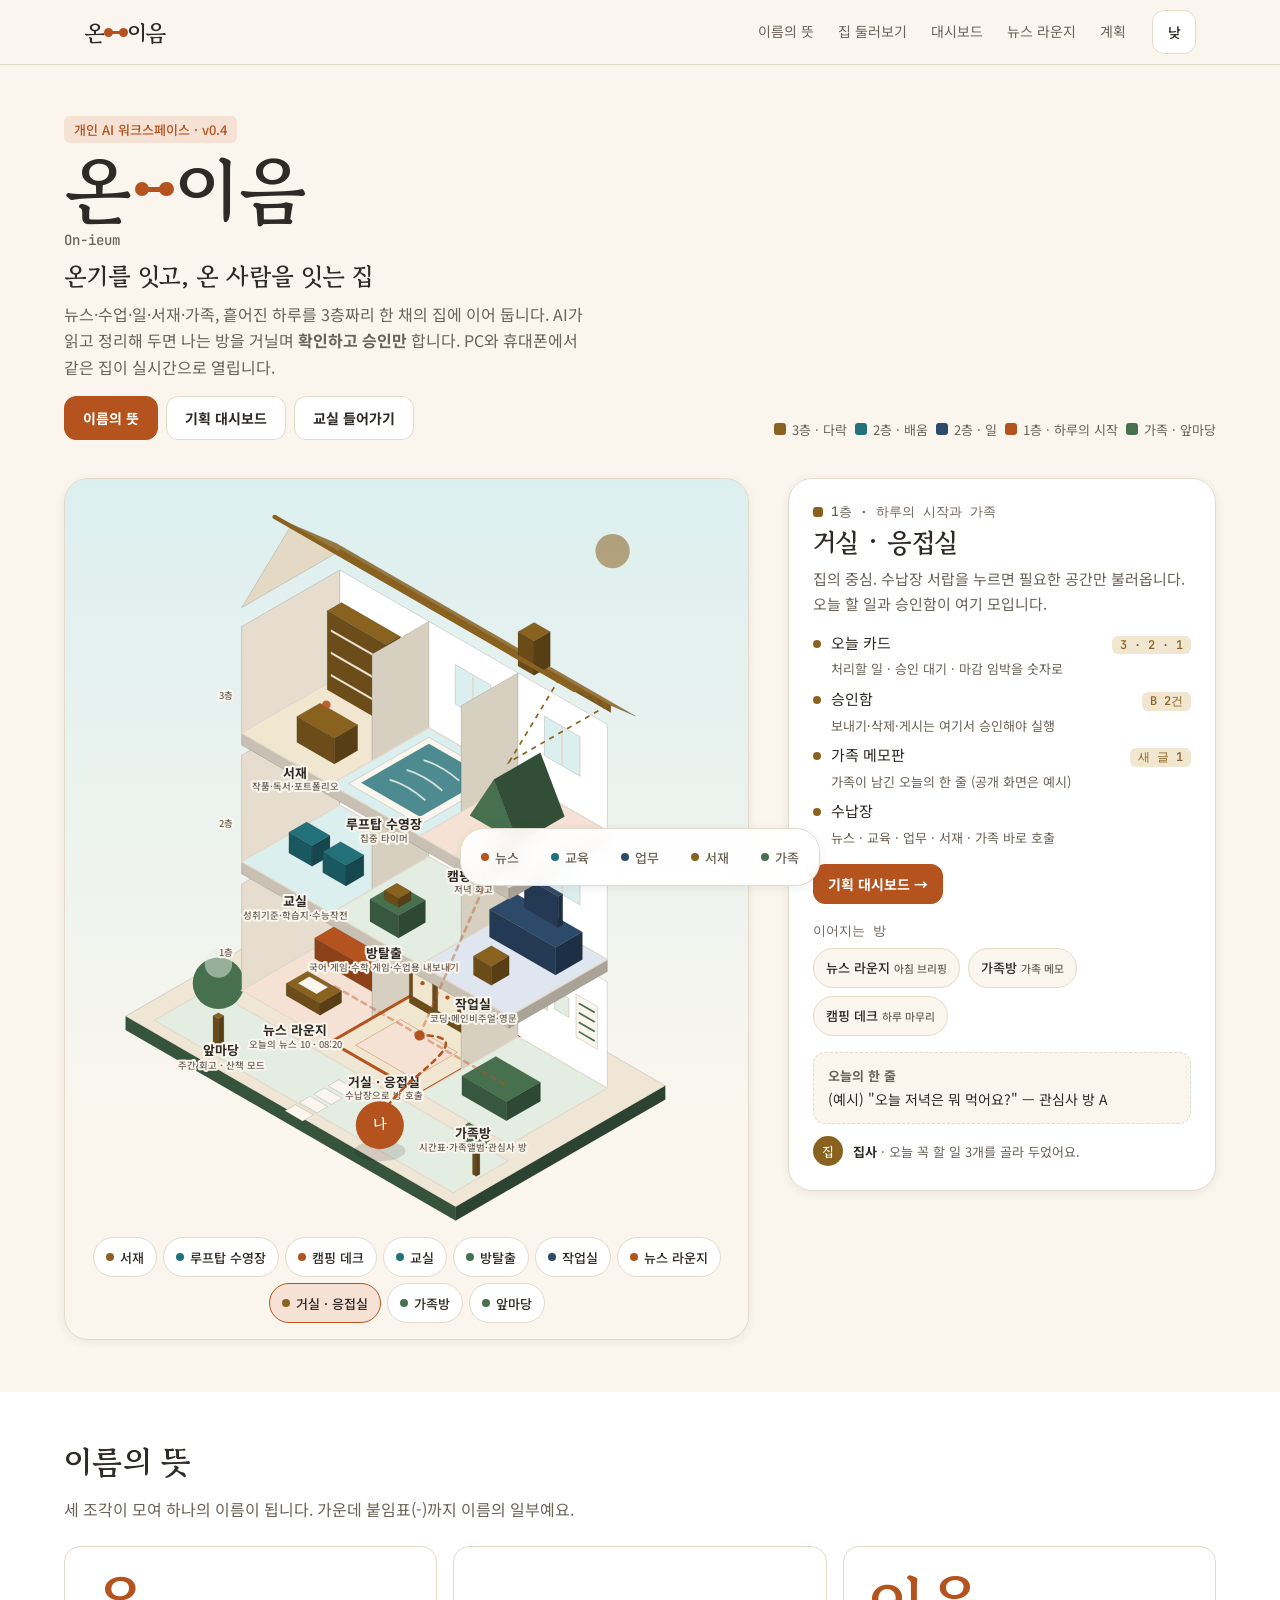
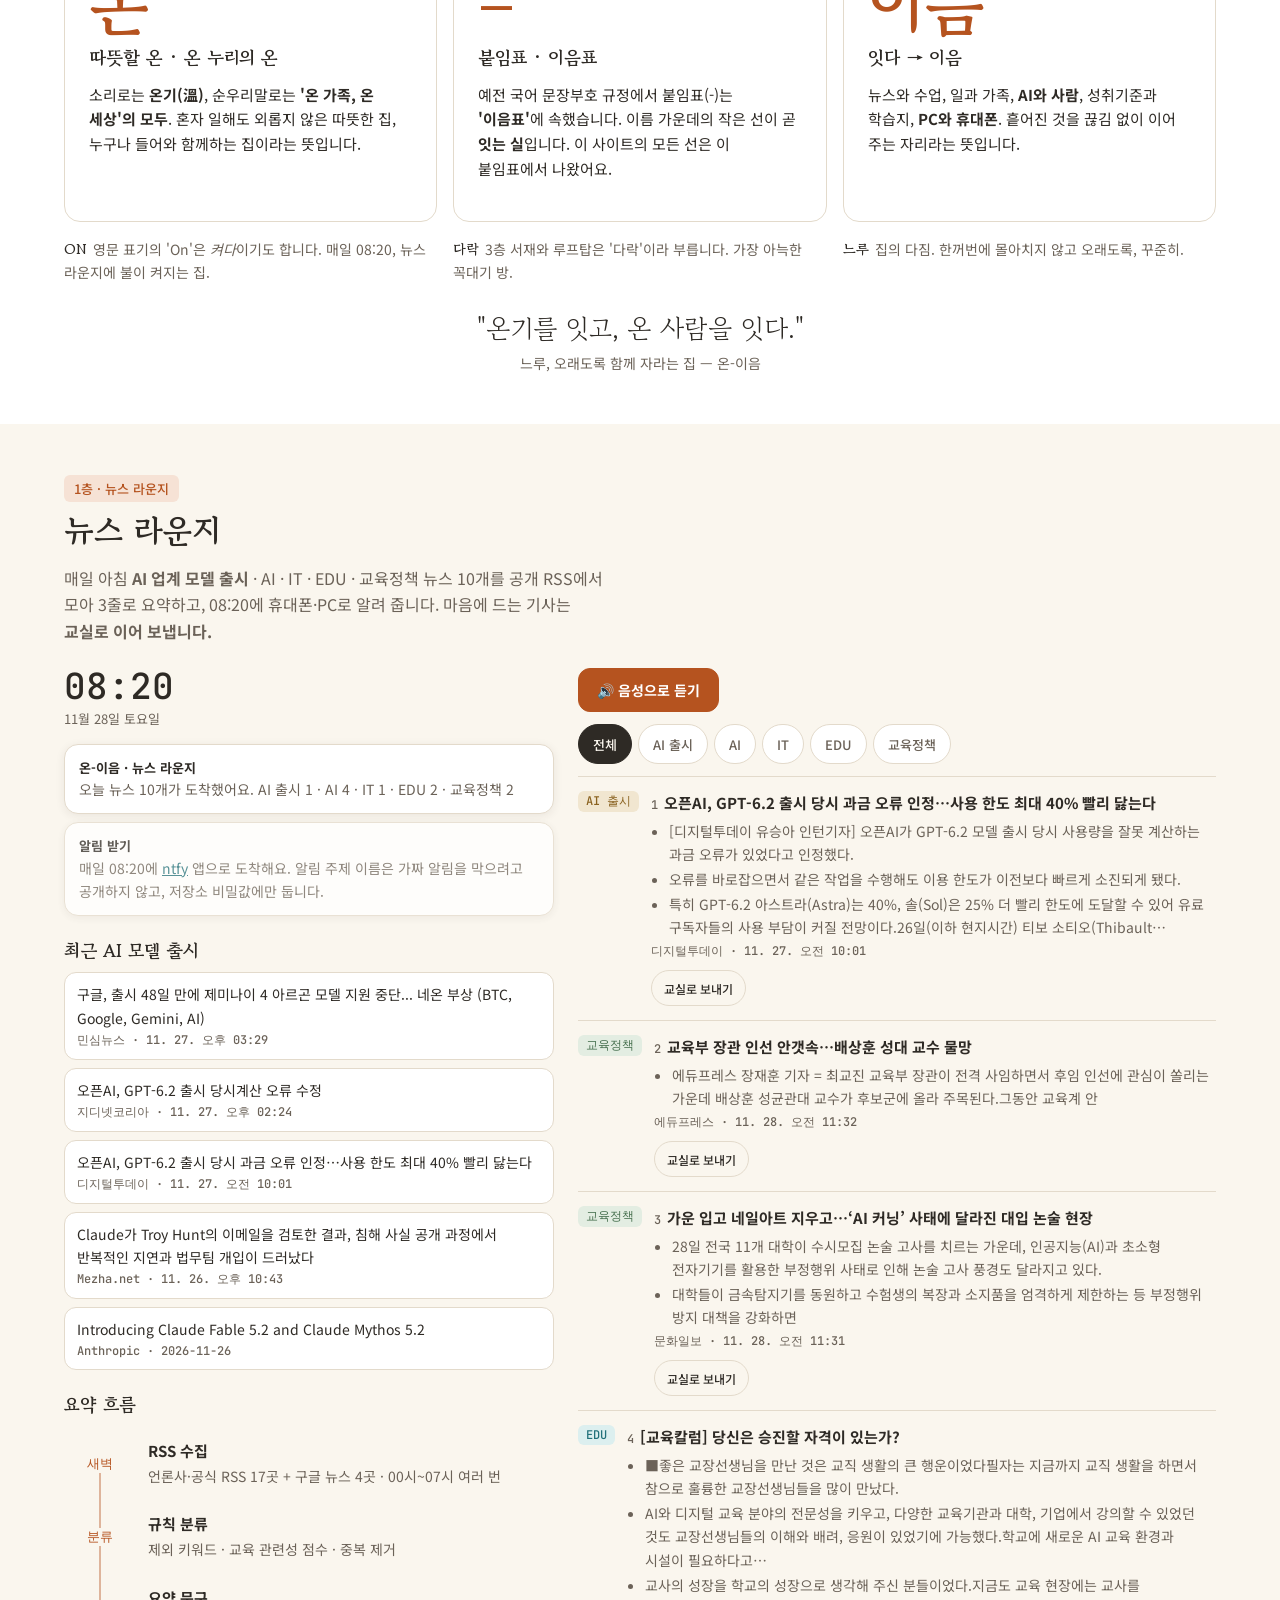
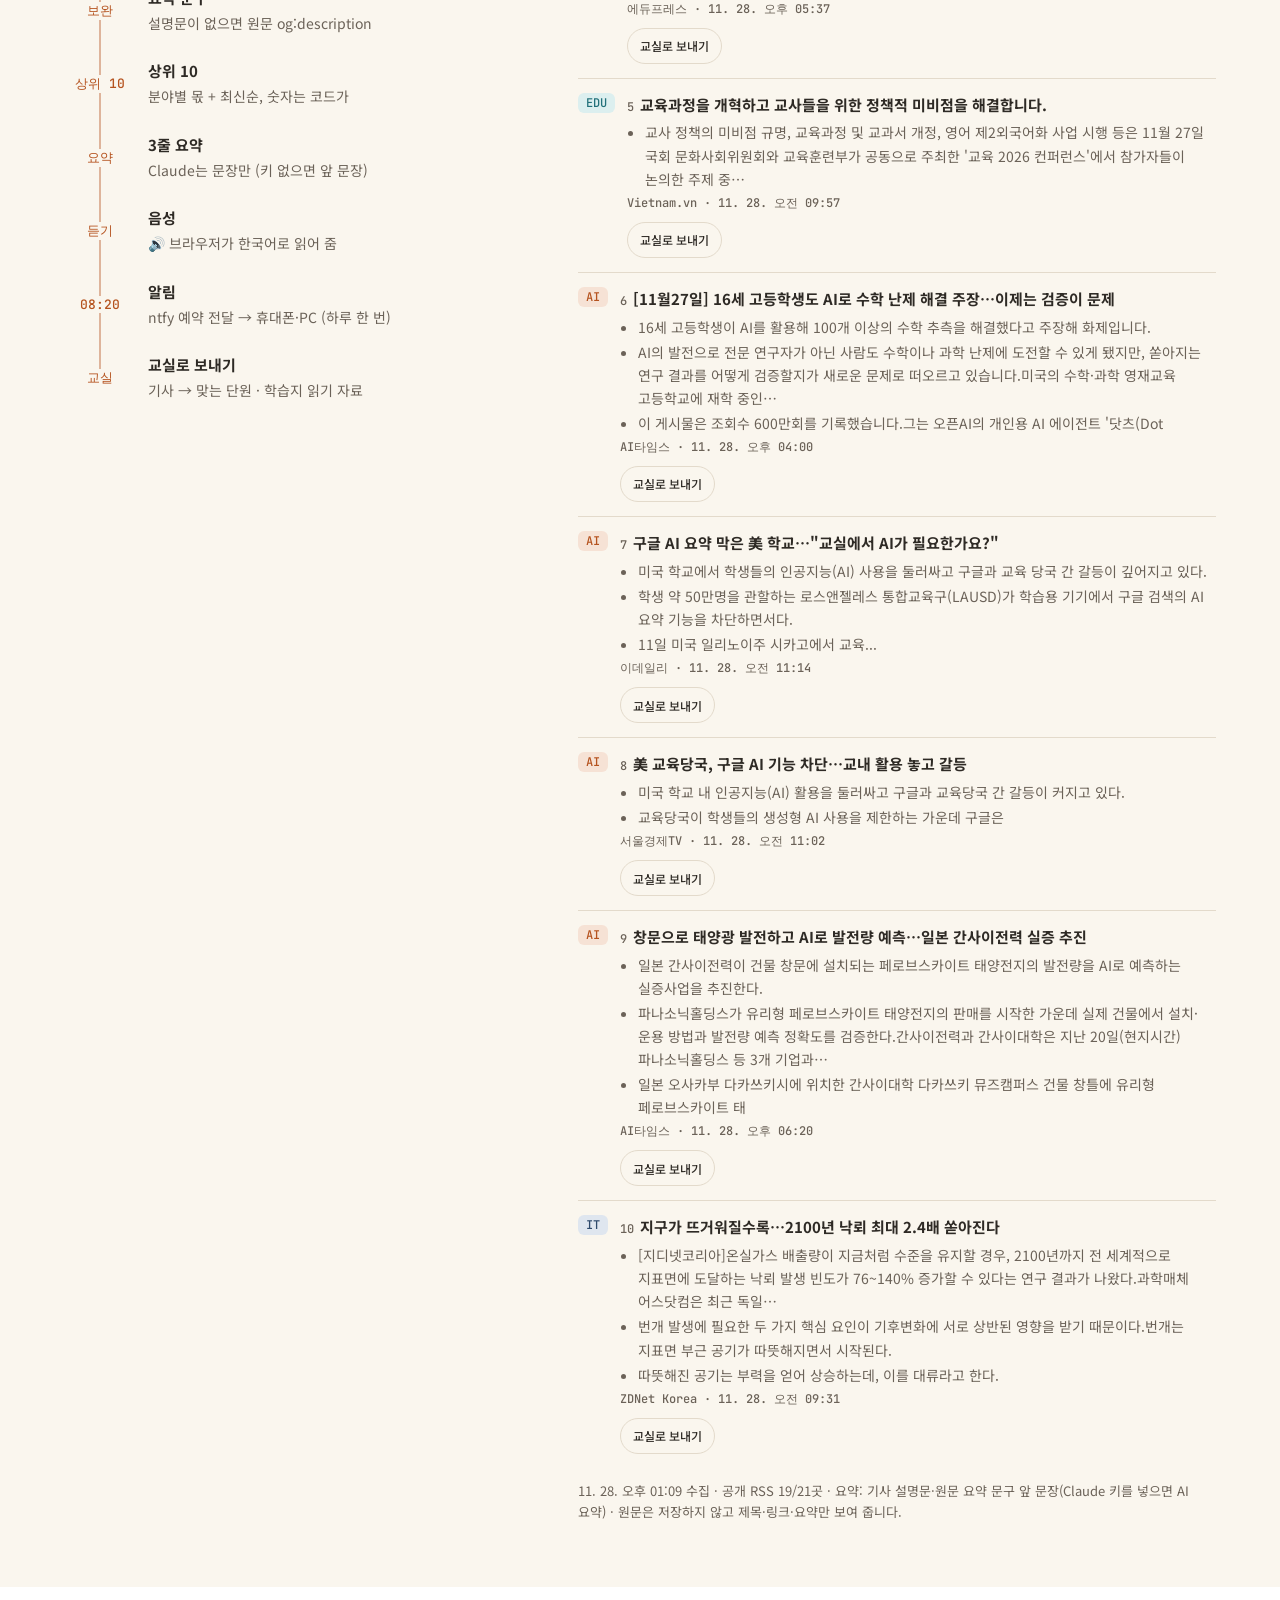
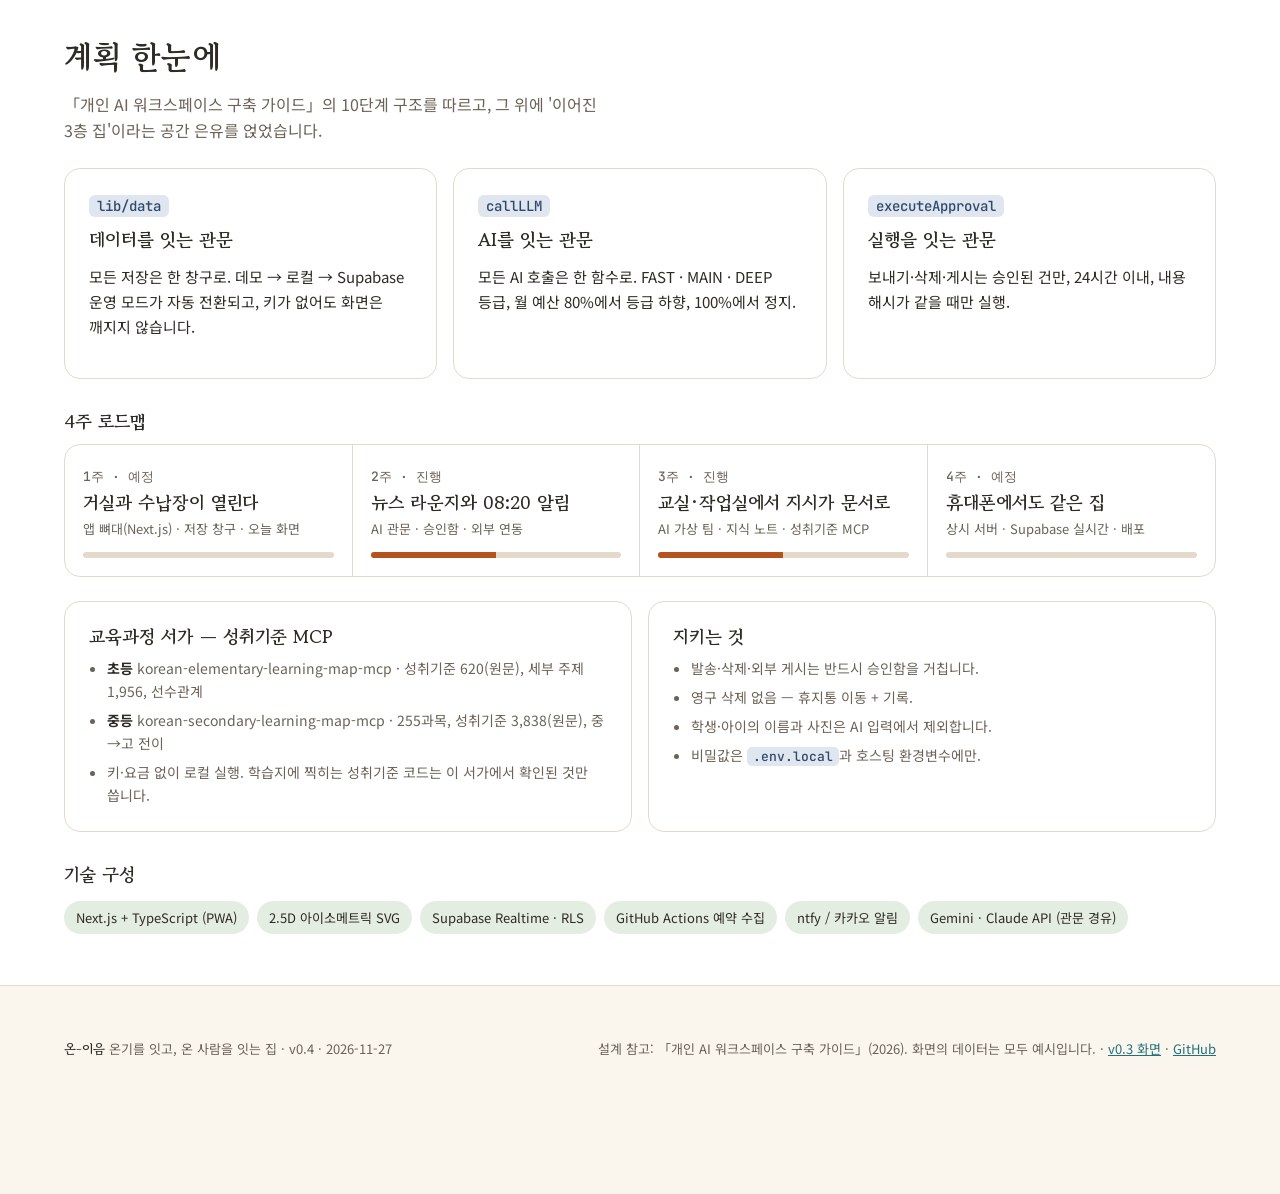
<file: index.html>
<!DOCTYPE html>
<html lang="ko">
<head>
<meta charset="utf-8">
<meta name="viewport" content="width=device-width, initial-scale=1">
<title>온-이음 On-ieum</title>
<meta name="description" content="온기를 잇고, 온 사람을 잇는 집 — 뉴스·수업·일·서재·가족이 함께 사는 3층짜리 AI 워크스페이스">
<link rel="icon" href="data:image/svg+xml,%3Csvg xmlns='http://www.w3.org/2000/svg' viewBox='0 0 32 32'%3E%3Ccircle cx='7' cy='16' r='5' fill='%23B5531F'/%3E%3Ccircle cx='25' cy='16' r='5' fill='%2347704F'/%3E%3Cpath d='M12 16h8' stroke='%23B5531F' stroke-width='3' stroke-linecap='round'/%3E%3C/svg%3E">
<link rel="preconnect" href="https://fonts.googleapis.com">
<link rel="stylesheet" href="https://fonts.googleapis.com/css2?family=Gowun+Batang:wght@400;700&family=Noto+Sans+KR:wght@400;500;700&family=JetBrains+Mono&display=swap">
<style>
/* VOICE: 따뜻하고 차분한 집 안내서. 말은 짧게, 그림이 먼저.
   IDEA: 건축 단면도 — 집을 세로로 잘라 층과 방이 한눈에 보이는 도면.
   PICTURE: 앞면과 지붕 앞쪽을 걷어낸 2.5D 아이소메트릭 3층 집(인형의 집 단면). 방을 누르면 '나'에서 그 방까지 이음선이 그어진다.
   COLOUR and TYPE: 종이(paper) 바탕, 먹(ink) 글자, 방마다 고유색 하나, 이음선은 ember. 제목 고운바탕, 본문 Noto Sans KR, 시각은 JetBrains Mono.
   LAYOUT: 상단 바 → 단면도 + 방 설명 패널 → 이름의 뜻 → 뉴스 라운지 → 계획 → 푸터. 600px 아래에서는 한 열. */
:root{color-scheme:light;
--paper:#FAF6EE;--raised:#FFFFFF;--line:#E3DACB;--ink:#2E2A25;--muted:#6B6258;
--garden:#47704F;--garden-s:#E3EDE2;--pool:#22717A;--pool-s:#DCEFEF;--ember:#B5531F;--ember-s:#F6E2D5;
--oak:#8A6220;--oak-s:#F1E6D0;--lock:#2E4A6B;--lock-s:#DFE6EF;--on:#FFFFFF;--sky:#DCEFEF;--wall:#EFE6D6;
--shadow:0 2px 10px rgba(46,42,37,.08);
--disp:"Gowun Batang","Noto Serif KR",serif;--sans:"Noto Sans KR",system-ui,sans-serif;--mono:"JetBrains Mono",ui-monospace,monospace}
:root[data-theme=dark]{color-scheme:dark;
--paper:#1C1A17;--raised:#26231F;--line:#3A352E;--ink:#F2ECE2;--muted:#B3A999;
--garden:#8FBF98;--garden-s:#2A3A2D;--pool:#6CC3C9;--pool-s:#1F3638;--ember:#F0935C;--ember-s:#3E2A1E;
--oak:#D9AE62;--oak-s:#3A3122;--lock:#9DB8D9;--lock-s:#232D39;--on:#1C1A17;--sky:#14202B;--wall:#2C2823;
--shadow:0 2px 12px rgba(0,0,0,.35)}
@media (prefers-color-scheme:dark){:root:not([data-theme=light]){color-scheme:dark;
--paper:#1C1A17;--raised:#26231F;--line:#3A352E;--ink:#F2ECE2;--muted:#B3A999;
--garden:#8FBF98;--garden-s:#2A3A2D;--pool:#6CC3C9;--pool-s:#1F3638;--ember:#F0935C;--ember-s:#3E2A1E;
--oak:#D9AE62;--oak-s:#3A3122;--lock:#9DB8D9;--lock-s:#232D39;--on:#1C1A17;--sky:#14202B;--wall:#2C2823;
--shadow:0 2px 12px rgba(0,0,0,.35)}}
*{box-sizing:border-box;min-width:0}
html{scroll-behavior:smooth;scroll-padding-top:72px}
@media (prefers-reduced-motion:reduce){html{scroll-behavior:auto}*{transition:none!important;animation:none!important}}
body{margin:0;background:var(--paper);color:var(--ink);font:15px/1.65 var(--sans);overflow-x:clip;word-break:keep-all;overflow-wrap:anywhere}
a{color:var(--pool)}
:focus-visible{outline:3px solid var(--pool);outline-offset:2px;border-radius:6px}
.skip{position:absolute;left:-999px}.skip:focus{left:12px;top:12px;background:var(--raised);padding:8px 12px;z-index:9}
header{position:sticky;top:0;z-index:5;background:color-mix(in srgb,var(--paper) 90%,transparent);backdrop-filter:blur(8px);border-bottom:1px solid var(--line)}
.bar{max-width:1240px;margin:0 auto;display:flex;align-items:center;gap:16px;padding:10px max(5vw,16px);flex-wrap:wrap}
.logo{font:700 22px/1 var(--disp);color:var(--ink);text-decoration:none;display:flex;align-items:center;gap:2px}
.logo i{display:inline-block;width:18px;height:3px;background:var(--ember);border-radius:2px;position:relative}
.logo i::before,.logo i::after{content:"";position:absolute;top:-3px;width:9px;height:9px;border-radius:50%;background:var(--ember)}
.logo i::before{left:-3px}.logo i::after{right:-3px}
nav{display:flex;gap:4px;flex-wrap:wrap;margin-left:auto}
nav a{color:var(--muted);text-decoration:none;font-size:14px;padding:10px 10px;border-radius:8px}
nav a:hover{color:var(--ink);background:var(--ember-s)}
.theme{min-height:44px;min-width:44px;border:1px solid var(--line);background:var(--raised);color:var(--ink);border-radius:12px;font:500 14px var(--sans);cursor:pointer}
.band{padding:clamp(28px,4vw,64px) max(5vw,16px)}
.in{max-width:1240px;margin:0 auto}
h1,h2,h3{font-family:var(--disp);margin:0;line-height:1.15;text-wrap:balance}
h1{font-size:clamp(34px,5vw,48px)}h2{font-size:clamp(26px,3.4vw,32px)}h3{font-size:18px}
.lead{font-size:16px;color:var(--muted);max-width:60ch}
.tag{display:inline-block;font:500 13px var(--sans);color:var(--ember);background:var(--ember-s);padding:4px 10px;border-radius:6px}
.mono{font-family:var(--mono)}
.btn{display:inline-flex;align-items:center;min-height:44px;padding:10px 18px;border-radius:12px;font:700 14px var(--sans);text-decoration:none;border:1px solid var(--line);background:var(--raised);color:var(--ink);cursor:pointer}
.btn.pri{background:var(--ember);border-color:var(--ember);color:var(--on)}
/* hero */
.hero{display:grid;grid-template-columns:minmax(0,1.45fr) minmax(0,1fr);gap:clamp(20px,3vw,40px);align-items:start}
.hero-head{grid-column:1/-1;display:flex;flex-wrap:wrap;align-items:end;gap:12px 32px;justify-content:space-between}
.hero-head p{margin:8px 0 0}
.plan{background:linear-gradient(var(--sky),var(--paper) 70%);border:1px solid var(--line);border-radius:24px;padding:8px;box-shadow:var(--shadow)}
.plan svg{display:block;width:100%;height:auto}
.room{cursor:pointer}
.room rect.f{stroke:var(--line);stroke-width:2;transition:stroke .2s}
.room:hover rect.f,.room:focus rect.f{stroke:var(--ink)}
.room.on rect.f{stroke:var(--ember);stroke-width:4}
.room:focus{outline:none}
.room text{font:700 15px var(--sans);fill:var(--ink)}
.room text.s{font:500 12px var(--sans);fill:var(--muted)}
.thread{fill:none;stroke:var(--ember);stroke-width:3;stroke-linecap:round;stroke-dasharray:6 6;animation:flow 1.2s linear infinite}
@keyframes flow{to{stroke-dashoffset:-24}}
.panel{background:var(--raised);border:1px solid var(--line);border-radius:24px;padding:24px;box-shadow:var(--shadow);position:sticky;top:84px}
.panel .fl{font:500 13px var(--mono);color:var(--muted)}
.panel h3{font-size:26px;margin:6px 0 10px}
.panel ul{margin:0 0 16px;padding:0;list-style:none;display:grid;gap:8px}
.panel li{display:flex;gap:10px;align-items:baseline}
.panel li b{flex:none;width:8px;height:8px;border-radius:50%;background:var(--c);transform:translateY(-1px)}
.go{display:flex;flex-wrap:wrap;gap:8px;margin:0 0 18px}
.go .btn{min-height:40px;padding:8px 14px}
.links{display:flex;flex-wrap:wrap;gap:8px}
.links button{min-height:40px;padding:6px 12px;border-radius:999px;border:1px solid var(--line);background:var(--paper);color:var(--ink);font:500 13px var(--sans);cursor:pointer}
.floors{display:flex;flex-wrap:wrap;gap:8px;margin-top:12px}
.floors span{font-size:13px;color:var(--muted);display:flex;align-items:center;gap:6px}
.floors span i{width:12px;height:12px;border-radius:3px;background:var(--c)}
/* meaning */
.mean{display:grid;grid-template-columns:repeat(3,minmax(0,1fr));gap:16px;margin-top:24px}
.card{background:var(--raised);border:1px solid var(--line);border-radius:16px;padding:24px}
.big{font:700 64px/1 var(--disp);color:var(--ember);margin-bottom:12px}
.quote{margin:24px 0 0;font:400 clamp(20px,2.6vw,26px)/1.5 var(--disp);text-align:center;color:var(--ink)}
.words{display:flex;gap:16px;flex-wrap:wrap;margin-top:16px;color:var(--muted)}
.words b{color:var(--ink);font-family:var(--disp)}
/* news */
.news{display:grid;grid-template-columns:minmax(0,1fr) minmax(0,1.3fr);gap:24px;margin-top:24px}
.tabs{display:flex;gap:6px;flex-wrap:wrap;margin-bottom:12px}
.tabs button{min-height:40px;padding:6px 14px;border-radius:999px;border:1px solid var(--line);background:var(--raised);color:var(--muted);font:500 13px var(--sans);cursor:pointer}
.tabs button[aria-pressed=true]{background:var(--ink);color:var(--paper);border-color:var(--ink)}
.item{display:grid;grid-template-columns:auto minmax(0,1fr);gap:4px 12px;padding:14px 0;border-top:1px solid var(--line)}
.item .k{font:500 12px var(--mono);color:var(--c);background:var(--cs);padding:2px 8px;border-radius:6px;height:max-content}
.item p{margin:0;color:var(--muted);font-size:14px}
.item h4{margin:0;font-size:15px}
.pipe{list-style:none;margin:0;padding:0;display:grid;gap:0}
.pipe li{display:grid;grid-template-columns:72px minmax(0,1fr);gap:12px;padding:12px 0;position:relative}
.pipe li::before{content:"";position:absolute;left:35px;top:0;bottom:0;width:2px;background:var(--ember);opacity:.4}
.pipe li:first-child::before{top:50%}.pipe li:last-child::before{bottom:50%}
.pipe .t{font:500 13px var(--mono);color:var(--ember);background:var(--paper);position:relative;text-align:center;align-self:center;white-space:nowrap}
.note{font-size:13px;color:var(--muted);margin-top:12px}
.btn.listen{margin-bottom:12px;gap:6px}
/* plan */
.gates{display:grid;grid-template-columns:repeat(3,minmax(0,1fr));gap:16px;margin-top:24px}
.gates code{font:500 14px var(--mono);color:var(--lock);background:var(--lock-s);padding:2px 8px;border-radius:6px}
.road{margin-top:24px;display:grid;grid-template-columns:repeat(4,minmax(0,1fr));gap:0;border:1px solid var(--line);border-radius:16px;overflow:hidden;background:var(--raised)}
.road>div{padding:18px;border-right:1px solid var(--line)}.road>div:last-child{border-right:0}
.road .w{font:500 13px var(--mono);color:var(--muted)}
.road .bar2{height:6px;border-radius:3px;background:var(--line);margin-top:12px;overflow:hidden}
.road .bar2 i{display:block;height:100%;background:var(--ember)}
.keep{display:flex;flex-wrap:wrap;gap:8px;margin-top:16px}
.keep span{font-size:13px;background:var(--garden-s);color:var(--ink);padding:6px 12px;border-radius:999px}
footer{border-top:1px solid var(--line);color:var(--muted);font-size:13px}
footer .in{display:flex;flex-wrap:wrap;gap:12px;justify-content:space-between;align-items:center}
@media(max-width:900px){.hero{grid-template-columns:minmax(0,1fr)}.panel{position:static}.news{grid-template-columns:minmax(0,1fr)}}
@media(max-width:600px){.mean,.gates{grid-template-columns:minmax(0,1fr)}.road{grid-template-columns:minmax(0,1fr)}.road>div{border-right:0;border-bottom:1px solid var(--line)}}
/* isometric hero */
.plan{background:linear-gradient(var(--sky),var(--paper) 75%);border:1px solid var(--line);border-radius:24px;padding:12px 12px 16px;box-shadow:var(--shadow);overflow:hidden}
.plan svg{display:block;width:100%;height:auto;max-height:min(82vh,820px);margin:0 auto}
.room{cursor:pointer}
.room .tile{stroke:var(--line);stroke-width:1.5;transition:stroke .2s,fill-opacity .2s}
.room:hover .tile,.room:focus .tile{stroke:var(--ink);stroke-width:2}
.room.on .tile{stroke:var(--ember);stroke-width:3.5}
.room:focus{outline:none}
.lb{font:700 15px var(--sans);fill:var(--ink);paint-order:stroke;stroke:var(--paper);stroke-width:5px;stroke-linejoin:round;pointer-events:none}
.lb.s{font:500 11px var(--sans);fill:var(--muted)}
.edge{stroke:var(--ink);stroke-opacity:.18;stroke-width:1;stroke-linejoin:round}
.star{fill:var(--ink);opacity:0;transition:opacity .4s}
:root[data-theme=dark] .star{opacity:.8}
@media (prefers-color-scheme:dark){:root:not([data-theme=light]) .star{opacity:.8}}
.jump{display:flex;flex-wrap:wrap;gap:6px;justify-content:center;margin-top:8px}
.jump button{min-height:40px;padding:6px 12px;border-radius:999px;border:1px solid var(--line);background:var(--raised);color:var(--ink);font:500 13px var(--sans);cursor:pointer;display:inline-flex;align-items:center;gap:6px}
.jump button i{width:8px;height:8px;border-radius:50%;background:var(--c)}
.jump button[aria-pressed=true]{border-color:var(--ember);background:var(--ember-s)}
.panel .fl{display:flex;align-items:center;gap:8px}
.panel .fl i{width:10px;height:10px;border-radius:3px;background:var(--c)}
@media(min-width:901px){.hero{grid-template-columns:minmax(0,1.6fr) minmax(0,1fr)}}
/* v0.3 content in v0.4 design */
.hero-head .logo-big{font:700 clamp(44px,7vw,72px)/1 var(--disp);margin:10px 0 0;display:flex;align-items:center;gap:6px}
.hero-head .logo-big i{display:inline-block;width:.42em;height:.07em;background:var(--ember);border-radius:4px;position:relative}
.hero-head .logo-big i::before,.hero-head .logo-big i::after{content:"";position:absolute;top:-.07em;width:.2em;height:.2em;border-radius:50%;background:var(--ember)}
.hero-head .logo-big i::before{left:-.06em}.hero-head .logo-big i::after{right:-.06em}
.roman{font:500 14px var(--mono);color:var(--muted);margin:6px 0 0!important}
.tagline{font:700 clamp(20px,2.6vw,24px)/1.4 var(--disp);margin:10px 0 0!important}
.cta{display:flex;flex-wrap:wrap;gap:8px;margin-top:16px}
.panel .desc{color:var(--muted);margin:0 0 14px}
.panel ul.items li{display:grid;grid-template-columns:8px minmax(0,1fr) auto;gap:4px 10px;align-items:baseline}
.panel ul.items small{grid-column:2;display:block;color:var(--muted);font-size:13px;line-height:1.5}
.panel ul.items em{grid-column:3;grid-row:1;font:500 12px var(--mono);font-style:normal;color:var(--c);background:var(--cs);padding:1px 8px;border-radius:6px;white-space:nowrap}
.panel .links button small{color:var(--muted);margin-left:4px}
.peek{margin-top:16px;background:var(--paper);border:1px dashed var(--line);border-radius:12px;padding:12px 14px;font-size:14px}
.peek b{display:block;font-size:13px;color:var(--muted);margin-bottom:2px}
.ai{display:flex;gap:10px;align-items:center;margin-top:12px;font-size:13px;color:var(--muted)}
.ai i{flex:none;width:30px;height:30px;border-radius:50%;display:grid;place-items:center;font:700 13px var(--disp);font-style:normal;color:var(--on);background:var(--c)}
.also{display:grid;grid-template-columns:repeat(3,minmax(0,1fr));gap:16px;margin-top:16px}
.also p{margin:0;color:var(--muted);font-size:14px}.also b{color:var(--ink);font-family:var(--disp);margin-right:6px}
.quote span{display:block;font:400 14px var(--sans);color:var(--muted);margin-top:6px}
.noti{background:var(--raised);border:1px solid var(--line);border-radius:14px;padding:12px 14px;margin-bottom:8px;font-size:14px;box-shadow:var(--shadow)}
.noti b{display:block;font-size:13px}.noti span{color:var(--muted)}.noti.dim{opacity:.75}
.clock{font:500 36px/1 var(--mono);margin:0}.date{color:var(--muted);font-size:13px;margin:4px 0 14px}
.item .send{grid-column:2;justify-self:start;margin-top:6px;min-height:36px;padding:4px 12px;border-radius:999px;border:1px solid var(--line);background:var(--paper);color:var(--ink);font:500 12px var(--sans);cursor:pointer}
a.send{display:inline-flex;align-items:center;text-decoration:none}
.item a.send:hover{border-color:var(--ember);color:var(--ember)}
.item .send[aria-disabled]{opacity:.5;cursor:default;display:inline-flex;align-items:center}
.item .no{font:500 12px var(--mono);color:var(--muted);margin-right:6px}
.item h4 a{color:inherit;text-decoration:none}.item h4 a:hover{text-decoration:underline}
.item ul{margin:4px 0 0;padding-left:18px;color:var(--muted);font-size:14px}.item ul li{margin:2px 0}
.item .src{font:500 12px var(--mono);color:var(--muted);margin-top:4px}
.rel{display:grid;gap:8px}.rel a{display:block;background:var(--raised);border:1px solid var(--line);border-radius:12px;padding:10px 12px;color:var(--ink);text-decoration:none;font-size:14px}
.rel a span{display:block;font:500 12px var(--mono);color:var(--muted);margin-top:2px}.rel a:hover{border-color:var(--oak)}
.road .s2{color:var(--muted);font-size:13px;margin:6px 0 0}
.two{display:grid;grid-template-columns:repeat(2,minmax(0,1fr));gap:16px;margin-top:24px}
.two ul{margin:10px 0 0;padding-left:18px;color:var(--muted);font-size:14px;display:grid;gap:6px}.two ul b{color:var(--ink)}
.two code,.gates p code{font:500 13px var(--mono);color:var(--lock);background:var(--lock-s);padding:1px 6px;border-radius:5px}
.sub3{margin-top:32px}
.cabinet{flex-wrap:nowrap;white-space:nowrap;position:fixed;left:50%;bottom:14px;transform:translateX(-50%);z-index:6;display:flex;gap:4px;padding:6px;background:color-mix(in srgb,var(--raised) 92%,transparent);backdrop-filter:blur(8px);border:1px solid var(--line);border-radius:24px;box-shadow:var(--shadow);max-width:calc(100vw - 32px)}
.cabinet button{min-height:44px;padding:6px 14px;border:0;border-radius:18px;background:none;color:var(--muted);font:500 13px var(--sans);cursor:pointer;display:inline-flex;align-items:center;gap:6px}
.cabinet button i{width:8px;height:8px;border-radius:50%;background:var(--c)}
.cabinet button.on{background:var(--ember-s);color:var(--ink);font-weight:700}
body{padding-bottom:84px}
/* 휴대폰: 상단 메뉴를 '메뉴' 버튼으로 접고 펼친다 */
.menu-btn{display:none;align-items:center;gap:6px;min-height:44px;padding:0 14px;border:1px solid var(--line);background:var(--raised);color:var(--ink);border-radius:12px;font:500 14px var(--sans);cursor:pointer;margin-left:auto}
.menu-btn .ic{width:16px;height:2px;background:currentColor;border-radius:1px;position:relative}
.menu-btn .ic::before,.menu-btn .ic::after{content:"";position:absolute;left:0;width:16px;height:2px;background:currentColor;border-radius:1px}
.menu-btn .ic::before{top:-5px}.menu-btn .ic::after{top:5px}
.menu-btn[aria-expanded=true] .ic{background:transparent}.menu-btn[aria-expanded=true] .ic::before{top:0;transform:rotate(45deg)}.menu-btn[aria-expanded=true] .ic::after{top:0;transform:rotate(-45deg)}
@media(max-width:600px){
 .menu-btn{display:inline-flex}
 header nav.main-nav{display:none;position:absolute;left:0;right:0;top:100%;flex-direction:column;gap:2px;margin:0;padding:8px max(5vw,16px) 14px;background:var(--paper);border-bottom:1px solid var(--line);box-shadow:var(--shadow)}
 header nav.main-nav.open{display:flex}
 header nav.main-nav a{font-size:16px;color:var(--ink);padding:12px;min-height:44px}
}
@media(max-width:600px){.also,.two{grid-template-columns:minmax(0,1fr)}.cabinet{gap:0;padding:4px}.cabinet button{padding:6px 8px;font-size:12px;gap:4px}}
</style>
</head>
<body>
<a class="skip" href="#house">본문으로</a>
<header><div class="bar">
<a class="logo" href="#top" aria-label="온-이음 처음으로">온<i></i>이음</a>
<button class="menu-btn" id="menuBtn" aria-expanded="false" aria-controls="mainNav"><span class="ic" aria-hidden="true"></span>메뉴</button>
<nav class="main-nav" id="mainNav" aria-label="주요"><a href="#meaning">이름의 뜻</a><a href="#house">집 둘러보기</a><a href="dashboard.html">대시보드</a><a href="#news">뉴스 라운지</a><a href="#plan">계획</a></nav>
<button class="theme" id="theme" aria-label="낮밤 전환">낮</button>
</div></header>

<main id="top">
<section class="band" id="house"><div class="in hero">
<div class="hero-head">
<div><span class="tag" id="verTag">개인 AI 워크스페이스 · v0.4</span>
<h1 class="logo-big" aria-label="온-이음">온<i aria-hidden="true"></i>이음</h1>
<p class="roman">On-ieum</p>
<p class="tagline">온기를 잇고, 온 사람을 잇는 집</p>
<p class="lead">뉴스·수업·일·서재·가족, 흩어진 하루를 3층짜리 한 채의 집에 이어 둡니다. AI가 읽고 정리해 두면 나는 방을 거닐며 <b>확인하고 승인만</b> 합니다. PC와 휴대폰에서 같은 집이 실시간으로 열립니다.</p>
<div class="cta"><a class="btn pri" href="#meaning">이름의 뜻</a><a class="btn" href="dashboard.html">기획 대시보드</a><a class="btn" href="rooms/classroom.html">교실 들어가기</a></div></div>
<div class="floors" id="legend"></div>
</div>
<div class="plan"><svg id="svg" viewBox="0 0 680 860" role="group" aria-label="온-이음 집 아이소메트릭 단면도. 방을 누르면 그 방에서 하는 일과 이어지는 방이 열립니다."></svg>
<div class="jump" id="jump" role="group" aria-label="방 바로가기"></div></div>
<aside class="panel" id="panel" aria-live="polite"></aside>
</div></section>

<section class="band" id="meaning" style="background:var(--raised)"><div class="in">
<h2>이름의 뜻</h2>
<p class="lead">세 조각이 모여 하나의 이름이 됩니다. 가운데 붙임표(-)까지 이름의 일부예요.</p>
<div class="mean">
<div class="card"><div class="big">온</div><h3>따뜻할 온 · 온 누리의 온</h3><p>소리로는 <b>온기(溫)</b>, 순우리말로는 <b>'온 가족, 온 세상'의 모두</b>. 혼자 일해도 외롭지 않은 따뜻한 집, 누구나 들어와 함께하는 집이라는 뜻입니다.</p></div>
<div class="card"><div class="big" aria-label="붙임표">–</div><h3>붙임표 · 이음표</h3><p>예전 국어 문장부호 규정에서 붙임표(-)는 <b>'이음표'</b>에 속했습니다. 이름 가운데의 작은 선이 곧 <b>잇는 실</b>입니다. 이 사이트의 모든 선은 이 붙임표에서 나왔어요.</p></div>
<div class="card"><div class="big">이음</div><h3>잇다 → 이음</h3><p>뉴스와 수업, 일과 가족, <b>AI와 사람</b>, 성취기준과 학습지, <b>PC와 휴대폰</b>. 흩어진 것을 끊김 없이 이어 주는 자리라는 뜻입니다.</p></div>
</div>
<div class="also">
<p><b>ON</b>영문 표기의 'On'은 <i>켜다</i>이기도 합니다. 매일 08:20, 뉴스 라운지에 불이 켜지는 집.</p>
<p><b>다락</b>3층 서재와 루프탑은 '다락'이라 부릅니다. 가장 아늑한 꼭대기 방.</p>
<p><b>느루</b>집의 다짐. 한꺼번에 몰아치지 않고 오래도록, 꾸준히.</p>
</div>
<p class="quote">"온기를 잇고, 온 사람을 잇다."<span>느루, 오래도록 함께 자라는 집 — 온-이음</span></p>
</div></section>

<section class="band" id="news"><div class="in">
<span class="tag">1층 · 뉴스 라운지</span>
<h2 style="margin-top:10px">뉴스 라운지</h2>
<p class="lead">매일 아침 <b>AI 업계 모델 출시</b> · AI · IT · EDU · 교육정책 뉴스 10개를 공개 RSS에서 모아 3줄로 요약하고, 08:20에 휴대폰·PC로 알려 줍니다. 마음에 드는 기사는 <b>교실로 이어 보냅니다.</b></p>
<div class="news">
<div>
<div aria-label="휴대폰 알림 미리보기"><p class="clock">08:20</p><p class="date" id="newsDate">오늘</p>
<div class="noti"><b>온-이음 · 뉴스 라운지</b><span id="newsHead">오늘의 뉴스를 불러오는 중…</span></div>
<div class="noti dim"><b>알림 받기</b><span>매일 08:20에 <a href="https://ntfy.sh/" target="_blank" rel="noopener">ntfy</a> 앱으로 도착해요. 알림 주제 이름은 가짜 알림을 막으려고 공개하지 않고, 저장소 비밀값에만 둡니다.</span></div></div>
<h3 style="margin:24px 0 12px">최근 AI 모델 출시</h3>
<div id="releases" class="rel"></div>
<h3 style="margin:24px 0 12px">요약 흐름</h3>
<ol class="pipe" id="pipe"></ol></div>
<div><a class="btn pri listen" id="listenBtn" href="listen.html">🔊 음성으로 듣기</a><div class="tabs" id="tabs" role="group" aria-label="뉴스 분야"></div><div id="list"></div>
<p class="note" id="newsNote">원문은 저장하지 않고 제목·링크·3줄 요약만 보여 줍니다.</p></div>
</div>
</div></section>

<section class="band" id="plan" style="background:var(--raised)"><div class="in">
<h2>계획 한눈에</h2>
<p class="lead">「개인 AI 워크스페이스 구축 가이드」의 10단계 구조를 따르고, 그 위에 '이어진 3층 집'이라는 공간 은유를 얹었습니다.</p>
<div class="gates">
<div class="card"><code>lib/data</code><h3 style="margin:12px 0 6px">데이터를 잇는 관문</h3><p>모든 저장은 한 창구로. 데모 → 로컬 → Supabase 운영 모드가 자동 전환되고, 키가 없어도 화면은 깨지지 않습니다.</p></div>
<div class="card"><code>callLLM</code><h3 style="margin:12px 0 6px">AI를 잇는 관문</h3><p>모든 AI 호출은 한 함수로. FAST · MAIN · DEEP 등급, 월 예산 80%에서 등급 하향, 100%에서 정지.</p></div>
<div class="card"><code>executeApproval</code><h3 style="margin:12px 0 6px">실행을 잇는 관문</h3><p>보내기·삭제·게시는 승인된 건만, 24시간 이내, 내용 해시가 같을 때만 실행.</p></div>
</div>
<h3 class="sub3">4주 로드맵</h3>
<div class="road" id="road" style="margin-top:12px"></div>
<div class="two">
<div class="card"><h3>교육과정 서가 — 성취기준 MCP</h3><ul>
<li><b>초등</b> korean-elementary-learning-map-mcp · 성취기준 620(원문), 세부 주제 1,956, 선수관계</li>
<li><b>중등</b> korean-secondary-learning-map-mcp · 255과목, 성취기준 3,838(원문), 중→고 전이</li>
<li>키·요금 없이 로컬 실행. 학습지에 찍히는 성취기준 코드는 이 서가에서 확인된 것만 씁니다.</li></ul></div>
<div class="card"><h3>지키는 것</h3><ul>
<li>발송·삭제·외부 게시는 반드시 승인함을 거칩니다.</li>
<li>영구 삭제 없음 — 휴지통 이동 + 기록.</li>
<li>학생·아이의 이름과 사진은 AI 입력에서 제외합니다.</li>
<li>비밀값은 <code>.env.local</code>과 호스팅 환경변수에만.</li></ul></div>
</div>
<h3 class="sub3">기술 구성</h3>
<div class="keep"><span>Next.js + TypeScript (PWA)</span><span>2.5D 아이소메트릭 SVG</span><span>Supabase Realtime · RLS</span><span>GitHub Actions 예약 수집</span><span>ntfy / 카카오 알림</span><span>Gemini · Claude API (관문 경유)</span></div>
</div></section>
</main>

<footer class="band"><div class="in">
<span><b style="font-family:var(--disp);color:var(--ink)">온-이음</b> 온기를 잇고, 온 사람을 잇는 집 · <span id="verFoot">v0.4 · 2026-11-27</span></span>
<span>설계 참고: 「개인 AI 워크스페이스 구축 가이드」(2026). 화면의 데이터는 모두 예시입니다. · <a href="v03.html">v0.3 화면</a> · <a href="https://github.com/kate-young2026/on-ieum">GitHub</a></span>
</div></footer>

<nav class="cabinet" id="cabinet" aria-label="타임캡슐 수납장"></nav>
<script>
{
const C={oak:['--oak','--oak-s'],pool:['--pool','--pool-s'],lock:['--lock','--lock-s'],ember:['--ember','--ember-s'],garden:['--garden','--garden-s']};
const FL=['1층 · 하루의 시작과 가족','2층 · 배움과 일','3층 · 다락'];
const rooms=[
{id:'study',n:'서재',c:'oak',f:2,i:0,s:'작품·독서·포트폴리오',
 desc:'쌓아 두는 방. 작품과 독서, 포트폴리오, 그리고 세계지도 창으로 떠나는 여행 계획.',
 items:[['작품모음 · 포트폴리오','작품 카드 → 공개용 페이지(공개는 승인 후)',''],['독서감상 · 국어 · 한국어','책 사진 → 목록·요약, 감상문 노트','3권'],['여행 · 세계지도','나라 클릭 → 지역/주제별 코스, 회화, 예산 제안',''],['지식 노트','비슷한 노트끼리 묶어 그래프로','']],
 peek:['여행 예','포르투갈 · 4박 · 책방과 타일 → 리스본 2 + 포르투 2, 회화 10문장, 예산 범위'],ai:['서','사서','가격은 "제안"까지만, 예약은 직접 하세요.'],
 links:[['work','작품 정리'],['jf','가족 여행'],['deck','독서 회고']],go:[['포트폴리오 보기','rooms/portfolio.html']]},
{id:'pool',n:'루프탑 수영장',c:'pool',f:2,i:1,win:1,s:'집중 타이머',
 desc:'집중이 필요할 때 올라오는 곳. 물소리와 함께 25분 집중 타이머.',
 items:[['집중 타이머','25분 집중 · 5분 쉼','25:00'],['오늘 한 가지','지금 이 일 하나만 보이게','']],
 peek:['지금 할 일','학습지 초안 2건 검토'],ai:['물','수영 코치','알림은 끝날 때까지 잠시 모아 둘게요.'],
 links:[['class','집중할 일 하나'],['work','마감 작업']]},
{id:'deck',n:'캠핑 데크',c:'ember',f:2,i:2,win:1,s:'저녁 회고',
 desc:'하루를 닫는 곳. 장작불 앞에서 오늘의 성과와 못 한 일을 정리합니다.',
 items:[['오늘의 성과','완료 · 승인 · 학습지 건수 (숫자는 코드가 계산)','7'],['내일로 미루기','못 한 일을 내일로 연장',''],['한 줄 일기','날짜별 기록으로 남김','']],
 peek:['오늘','완료 5 · 승인 2 · 뉴스 10 읽음. 내일 할 일 3개 후보를 골라 두었어요.'],ai:['불','불지기','수고했어요. 내일 08:20에 만나요.'],
 links:[['living','내일 할 일 3개'],['study','한 줄 일기 보관']]},
{id:'class',n:'교실',c:'pool',f:1,i:0,s:'성취기준·학습지·수능작전',
 desc:'교육과정 서가(초등·중등 성취기준 MCP)에서 성취기준을 찾아 학습지·활동지·평가를 만듭니다.',
 items:[['성취기준 검색','코드·키워드·원문 검색, 선수관계, 중→고 전이','MCP'],['학습지 · 활동지','성취기준 → 관찰 증거·평가 발문 → 초안','초안 2'],['서논술형 평가','문항 + 채점기준표 + 예시답안',''],['AI·디지털 교육 콘텐츠 기획','차시 → 활동 → 평가 흐름 템플릿',''],['수능국어 · 2028 작전 보드','중학 국어 → 공통국어 → 선택과목 흐름','D-day'],['문학 작품 속 인물과 대화','「관내분실」 AI 인물과 대화하고 300자로 정리','연계']],
 peek:['예: "[4국03-01] 학습지"','성취기준 원문 확인 → 평가 발문 2개 → 활동지 3단계 → 승인함으로'],ai:['국','국어 선생님','성취기준 코드는 서가에서 확인된 것만 써요.'],
 links:[['escape','문제 → 자물쇠'],['news','시사 지문'],['work','학습지 문서화']],
 go:[['교실 들어가기','rooms/classroom.html'],['방탈출','rooms/escape.html'],['수능 사물함','rooms/locker.html'],['문학 작품 속 인물과 대화','https://literary-dialogue-class-test.onrender.com/']]},
{id:'escape',n:'방탈출',c:'garden',f:1,i:1,s:'국어 게임·수학 게임·수업용 내보내기',
 desc:'문제를 풀어야 자물쇠가 열리는 게임형 학습. 문을 하나씩 열며 열쇠 조각을 모으고, 마지막 문에서 조각을 맞춰 탈출합니다.',
 items:[['잠긴 이야기 도서관','국어 · 문장 부호 → 중심 문장 → 주장 → 비유','문 4'],['곱셈 금고 · 분수 실험실','수학 · 도전할 때마다 바뀌는 숫자 자물쇠','문 4'],['수업용 방 만들기','성취기준 하나 = 방 하나, AI로 문제 만들기','교실 연계'],['학생에게 나눠 주기','학생용 링크 · HTML 파일 · 교사용 정답지','']],
 peek:['자물쇠 1','"다음 중 글쓴이의 주장을 가장 잘 드러낸 문장은?" → 정답 번호가 비밀번호'],ai:['열','열쇠지기','선수 학습부터 차례로 문을 열어요.'],
 links:[['class','성취기준 순서'],['jf','아이들과 놀이']],go:[['방탈출 들어가기','rooms/escape.html'],['수능 사물함 열기','rooms/locker.html']]},
{id:'work',n:'작업실',c:'lock',f:1,i:2,win:1,s:'코딩·메인비주얼·영문',
 desc:'일하는 방. 한 줄 지시가 문서가 되어 결과물 폴더로 돌아옵니다.',
 items:[['코딩 (페이지별)','페이지 단위 작업 티켓 → 코딩 도우미 지시문',''],['디자인 (메인 비주얼)','이 디자인 시스템으로 히어로 시안 3안',''],['요약 (메인 설명글)','1문장 · 3문장 · 100자 버전',''],['보고서 영문 변환','용어집을 고정한 영문 보고서','docx']],
 peek:['지시 예','"이 보고서를 영문으로. 용어집 유지, 표는 그대로." → 결과물/날짜/시각_제목/'],ai:['작','비서','발송은 하지 않고 "결정 필요"로 적어 둘게요.'],
 links:[['class','수업 자료 제작'],['study','포트폴리오'],['news','참고 기사']],go:[['코딩방 들어가기','rooms/coding.html']]},
{id:'news',n:'뉴스 라운지',c:'ember',f:0,i:0,win:1,s:'오늘의 뉴스 10 · 08:20',
 desc:'AI 모델 출시 · AI · IT · EDU · 교육정책 뉴스 10개를 아침마다 공개 RSS에서 모아 3줄로 요약합니다. 08:20에 휴대폰·PC로 알려 줘요(ntfy).',
 items:[['오늘의 뉴스 10','06시 수집 → 분류 → 상위 10 → 3줄 요약','08:20'],['AI 출시 기록','OpenAI · Anthropic · Google · HF 공식 발표','최근 20'],['교실로 보내기','기사 하나를 읽기 자료·토론 발문 초안으로','승인함'],['주간 흐름','분야별 건수와 지난주 대비 변화','']],
 peek:['요약 예시','① 핵심 사실 한 줄 ② 교육 현장에 미칠 영향 ③ 수업에서 쓸 질문 하나'],ai:['뉴','편집장','오늘은 교육정책 기사가 많아요. 3번 기사를 먼저 보세요.'],
 links:[['class','기사 → 읽기 자료'],['work','보고서 인용'],['study','스크랩 보관']],go:[['뉴스 라운지로','#news']]},
{id:'living',n:'거실 · 응접실',c:'oak',f:0,i:1,s:'수납장으로 방 호출',
 desc:'집의 중심. 수납장 서랍을 누르면 필요한 공간만 불러옵니다. 오늘 할 일과 승인함이 여기 모입니다.',
 items:[['오늘 카드','처리할 일 · 승인 대기 · 마감 임박을 숫자로','3 · 2 · 1'],['승인함','보내기·삭제·게시는 여기서 승인해야 실행','B 2건'],['가족 메모판','가족이 남긴 오늘의 한 줄 (공개 화면은 예시)','새 글 1'],['수납장','뉴스 · 교육 · 업무 · 서재 · 가족 바로 호출','']],
 peek:['오늘의 한 줄','(예시) "오늘 저녁은 뭐 먹어요?" — 관심사 방 A'],ai:['집','집사','오늘 꼭 할 일 3개를 골라 두었어요.'],
 links:[['news','아침 브리핑'],['jf','가족 메모'],['deck','하루 마무리']],go:[['기획 대시보드','dashboard.html']]},
{id:'jf',n:'가족방',c:'garden',f:0,i:2,s:'시간표·가족앨범·관심사 방',
 desc:'가족이 함께 쓰는 방. 시간표와 앨범, 그리고 관심사 놀이 방이 있습니다. 공개 화면의 방 이름과 미션은 모두 예시예요.',
 items:[['시간표 생성','학교·학원·가족 일정 → 주간 시간표, 빈 시간 찾기',''],['가족 앨범북','사진 DB → 고른 사진만 → 성장·가족앨범 → 인쇄·PDF (사진은 이 기기에만)','잠금'],['관심사 방 A (예시) · 공룡 탐험대','공룡 크기 비교(수학) · 화석 분류(과학) · 나만의 도감',''],['관심사 방 B (예시) · 우주 관측소','달 모양 기록장 + 별자리 그리기',''],['관심사 방 C (예시) · 동물 카드','카드로 덧셈 놀이, 받아쓰기, 카드북 만들기','미션 1']],
 peek:['오늘의 미션 (예시)','동물 카드 5장을 모으면 카드북 한 쪽이 열려요.'],ai:['놀','놀이 친구','아이 이름과 사진은 AI에 보내지 않아요.'],
 links:[['escape','수학 게임'],['study','앨범 · 카드북'],['living','메모판']],go:[['가족 앨범북 (비밀번호)','rooms/album.html']]},
{id:'yard',n:'앞마당',c:'garden',f:-1,i:0,s:'주간 회고 · 산책 모드',
 desc:'한 주를 닫는 마당. 주간 회고와 산책 모드가 있는 곳입니다.',
 items:[['주간 회고','한 주의 성과와 못 한 일 돌아보기',''],['산책 모드','휴대폰만 들고 나가는 가벼운 화면','']],
 peek:['이번 주','캠핑 데크의 한 줄 일기 7개를 모아 한 주를 돌아봐요.'],ai:['마','정원사','천천히, 느루.'],
 links:[['deck','하루 회고 모음'],['jf','가족 산책']]}];
rooms.forEach(r=>{r.fl=r.f<0?'앞마당':FL[r.f];r.to=r.links.map(l=>l[0])});
const cab=document.getElementById('cabinet');
cab.innerHTML=[['news','뉴스'],['class','교육'],['work','업무'],['study','서재'],['jf','가족']].map(([id,t])=>`<button data-go="${id}" style="--c:var(${C[rooms.find(r=>r.id===id).c][0]})"><i></i>${t}</button>`).join('');
cab.addEventListener('click',e=>{const b=e.target.closest('[data-go]');if(!b)return;pick(b.dataset.go);document.querySelector('.plan').scrollIntoView({behavior:matchMedia('(prefers-reduced-motion:reduce)').matches?'auto':'smooth'})});
const svg=document.getElementById('svg'),panel=document.getElementById('panel'),jump=document.getElementById('jump');
const esc=s=>String(s).replace(/[&<>"']/g,m=>({'&':'&amp;','<':'&lt;','>':'&gt;','"':'&quot;',"'":'&#39;'}[m]));
/* isometric projection: x → right-down, y → left-down, z → up (px) */
const CX=103.92,HY=60,OX=262,OY=516,D=1.1,W=3,FH=150,WH=124,YD=2.0;
const P=(x,y,z)=>[OX+(x-y)*CX,OY+(x+y)*HY-z];
const pts=a=>a.map(p=>P(...p).map(v=>v.toFixed(1)).join(',')).join(' ');
const poly=(a,at)=>`<polygon points="${pts(a)}" ${at}/>`;
const fq=(x0,y0,x1,y1,z)=>[[x0,y0,z],[x1,y0,z],[x1,y1,z],[x0,y1,z]];
const wy=(y,x0,x1,z0,z1)=>[[x0,y,z0],[x1,y,z0],[x1,y,z1],[x0,y,z1]];
const wx=(x,y0,y1,z0,z1)=>[[x,y0,z0],[x,y1,z0],[x,y1,z1],[x,y0,z1]];
const shade=(a,o)=>poly(a,`fill="#000" fill-opacity="${o}"`);
const face=(a,col,o)=>poly(a,`fill="var(${col})" class="edge"`)+(o?shade(a,o):'');
const box=(x,y,w,d,h,z,col)=>face(wy(y+d,x,x+w,z,z+h),col,.22)+face(wx(x+w,y,y+d,z,z+h),col,.36)+face(fq(x,y,x+w,y+d,z+h),col,0);
const dot=(x,y,z,r,col,o=1)=>{const[a,b]=P(x,y,z);return `<circle cx="${a.toFixed(1)}" cy="${b.toFixed(1)}" r="${r}" fill="var(${col})" opacity="${o}"/>`};
const props={
 study:(X,z)=>box(X+.06,.04,.66,.16,92,z,'--oak')+[0,1,2].map(k=>face(wy(.2,X+.1,X+.68,z+18+k*26,z+21+k*26),'--oak-s',0)).join('')+box(X+.4,.62,.42,.26,30,z,'--oak')+dot(X+.55,.7,z+42,5,'--ember',.9),
 pool:(X,z)=>poly(fq(X+.1,.1,X+.9,1.0,z+1),'fill="var(--paper)" class="edge"')+poly(fq(X+.17,.17,X+.83,.93,z+2),'fill="var(--pool)" fill-opacity=".8"')+[.36,.55,.74].map(y=>{const[a,b]=P(X+.3,y,z+2),[c,d]=P(X+.7,y,z+2);return `<path d="M${a} ${b} Q${(a+c)/2} ${(b+d)/2-6} ${c} ${d}" stroke="var(--paper)" stroke-width="2" fill="none" opacity=".8"/>`}).join(''),
 deck:(X,z)=>poly([[X+.08,.62,z],[X+.62,.62,z],[X+.35,.62,z+58]],'fill="var(--garden)" class="edge"')+poly([[X+.35,.62,z+58],[X+.35,.1,z+58],[X+.62,.1,z],[X+.62,.62,z]],'fill="var(--garden)" class="edge"')+shade([[X+.35,.62,z+58],[X+.35,.1,z+58],[X+.62,.1,z],[X+.62,.62,z]],.3)+box(X+.6,.84,.26,.06,6,z,'--oak')+box(X+.7,.76,.06,.22,6,z,'--oak')+dot(X+.73,.87,z+16,9,'--ember')+dot(X+.73,.87,z+14,4,'--oak'),
 class:(X,z)=>face(wy(.01,X+.12,X+.88,z+42,z+92),'--lock',0)+[0,1].map(k=>`<path d="M${P(X+.22+k*.3,.01,z+75).join(' ')} L${P(X+.4+k*.3,.01,z+75).join(' ')}" stroke="var(--paper)" stroke-width="2" opacity=".7"/>`).join('')+box(X+.18,.55,.26,.2,24,z,'--pool')+box(X+.56,.55,.26,.2,24,z,'--pool'),
 escape:(X,z)=>face(wy(.01,X+.34,X+.66,z,z+90),'--garden',.1)+dot(X+.6,.01,z+44,3.5,'--oak')+box(X+.3,.66,.32,.3,26,z,'--garden')+box(X+.38,.74,.16,.14,10,z+26,'--oak'),
 work:(X,z)=>box(X+.12,.14,.74,.3,32,z,'--lock')+box(X+.3,.18,.38,.05,36,z+32,'--lock')+box(X+.4,.7,.2,.2,22,z,'--oak'),
 news:(X,z)=>box(X+.1,.08,.72,.08,46,z,'--ember')+box(X+.1,.16,.72,.22,24,z,'--ember')+box(X+.3,.66,.38,.24,14,z,'--oak')+poly(fq(X+.37,.71,X+.58,.84,z+15),'fill="var(--paper)" class="edge"'),
 living:(X,z)=>box(X+.06,.04,.88,.24,66,z,'--oak')+[0,1,2].map(k=>face(wy(.281,X+.1+k*.28,X+.32+k*.28,z+10,z+54),'--oak-s',0)+dot(X+.21+k*.28,.281,z+32,2.5,'--ember')).join('')+poly(fq(X+.18,.5,X+.82,1.0,z+1),'fill="var(--ember-s)" stroke="var(--ember)" stroke-opacity=".4"'),
 jf:(X,z)=>face(wy(.01,X+.12,X+.34,z+52,z+86),'--oak-s',0)+face(wy(.01,X+.42,X+.58,z+58,z+80),'--garden-s',0)+face(wy(.01,X+.66,X+.9,z+40,z+90),'--paper',0)+[0,1,2,3].map(k=>`<path d="M${P(X+.69,.01,z+48+k*11).join(' ')} L${P(X+.87,.01,z+48+k*11).join(' ')}" stroke="var(--garden)" stroke-width="2"/>`).join('')+box(X+.25,.5,.5,.38,22,z,'--garden'),
 yard:()=>[.1,.3,.5,.7].map(k=>poly(fq(1.42,D+.25+k*.95*.85,1.62,D+.25+k*.95*.85+.12,1),'fill="var(--paper)" class="edge"')).join('')+box(.42,1.78,.06,.06,40,0,'--oak')+dot(.45,1.81,78,30,'--garden')+dot(.38,1.74,92,16,'--garden-s',.5)+box(3.08,1.55,.04,.04,26,0,'--oak')+dot(3.1,1.57,46,17,'--garden')};
const anchor=r=>r.f<0?P(1.4,1.55,0):P(r.i+.5,D*.55,r.f*FH+8);
let cur='living';
function draw(){
 const sel=rooms.find(r=>r.id===cur);let s='';
 s+=[[470,40],[540,96],[640,36],[430,120],[660,170],[40,70],[90,30],[150,110]].map(([x,y],k)=>`<circle class="star" cx="${x}" cy="${y}" r="${k%3?1.4:2}"/>`).join('');
 s+='<circle cx="580" cy="70" r="20" fill="var(--oak)" opacity=".55"/>';
 /* ground */
 s+=face(wy(YD,-.4,W+.3,-16,0),'--garden',.25)+face(wx(W+.3,-.35,YD,-16,0),'--garden',.4)+poly(fq(-.4,-.35,W+.3,YD,0),'fill="var(--wall)" class="edge"');
 /* yard (clickable) */
 const yd=rooms.find(r=>r.id==='yard');
 s+=`<g class="room${cur==='yard'?' on':''}" data-id="yard" tabindex="0" role="button" aria-pressed="${cur==='yard'}" aria-label="앞마당">${poly(fq(-.2,D+.16,W+.15,YD-.12,0),'class="tile" fill="var(--garden-s)"')}${props.yard()}</g>`;
 /* floors */
 for(let f=0;f<3;f++){const z=f*FH;
  if(f>0)s+=face(wy(D,0,W,z-14,z),'--line',.12)+face(wx(W,0,D,z-14,z),'--line',.25);
  s+=face(wx(0,0,D,z,z+WH),'--wall',.04)+face(wy(0,0,W,z,z+WH),'--raised',0);
  s+=`<text class="lb s" x="${(P(0,D,z+40)[0]-10).toFixed(1)}" y="${P(0,D,z+40)[1].toFixed(1)}" text-anchor="end">${['1층','2층','3층'][f]}</text>`;
  rooms.filter(r=>r.f===f).sort((a,b)=>a.i-b.i).forEach(r=>{const X=r.i,on=r.id===cur;
   if(r.win)s+=face(wy(.005,X+.3,X+.7,z+46,z+92),'--sky',0)+`<path d="M${P(X+.5,.005,z+46).join(' ')} L${P(X+.5,.005,z+92).join(' ')}" stroke="var(--line)" stroke-width="2"/>`;
   s+=`<g class="room${on?' on':''}" data-id="${r.id}" tabindex="0" role="button" aria-pressed="${on}" aria-label="${esc(r.fl+' '+r.n)}">${poly(fq(X,0,X+1,D,z),`class="tile" fill="var(${C[r.c][1]})"`)}${props[r.id](X,z)}</g>`;
   if(r.i<2)s+=face(wx(X+1,0,D*.58,z,z+WH),'--wall',.1);
  });
 }
 /* roof: back slope + gable, front slope cut away (dashed) */
 const RB=3*FH-4,RT=RB+62;
 s+=face(wy(-.02,-.02,W+.02,RB-8,RB),'--oak',.1);
 s+=poly([[0,0,RB],[0,D,RB],[0,D/2,RT]],'fill="var(--oak-s)" class="edge"')+shade([[0,0,RB],[0,D,RB],[0,D/2,RT]],.06);
 s+=poly([[-.18,-.14,RB-10],[W+.18,-.14,RB-10],[W+.18,D/2,RT],[-.18,D/2,RT]],'fill="var(--oak)" fill-opacity=".85" class="edge"');
 s+=box(2.3,.12,.18,.18,40,RB+22,'--oak');
 s+=`<path d="M${P(-.18,D/2,RT).join(' ')} L${P(W+.18,D/2,RT).join(' ')}" stroke="var(--oak)" stroke-width="5" stroke-linecap="round"/>`;
 s+=poly([[W,0,RB],[W,D,RB],[W,D/2,RT]],'fill="none" stroke="var(--oak)" stroke-width="2" stroke-dasharray="6 6"');
 /* labels */
 rooms.forEach(r=>{const[a,b]=r.f<0?P(.55,1.88,0):P(r.i+.6,D,r.f*FH);
  s+=`<text class="lb" x="${a.toFixed(1)}" y="${(b+(r.f<0?-4:16)).toFixed(1)}" text-anchor="middle">${esc(r.n)}</text><text class="lb s" x="${a.toFixed(1)}" y="${(b+(r.f<0?12:31)).toFixed(1)}" text-anchor="middle">${esc(r.s)}</text>`});
 /* me + threads */
 const me=P(2.3,1.85,0);
 if(sel){const t=anchor(sel);s+=`<path class="thread" d="M${me[0]} ${me[1]-26} C ${me[0]} ${t[1]+60} ${t[0]+90} ${t[1]} ${t[0]} ${t[1]}"/>`;
  sel.to.forEach(id=>{const q=anchor(rooms.find(r=>r.id===id));s+=`<path class="thread" style="opacity:.4" d="M${t[0]} ${t[1]} L${q[0]} ${q[1]}"/>`});
  s+=`<circle cx="${t[0]}" cy="${t[1]}" r="6" fill="var(--ember)"/>`}
 s+=`<ellipse cx="${me[0]}" cy="${me[1]+4}" rx="30" ry="12" fill="#000" fill-opacity=".12"/><circle cx="${me[0]}" cy="${me[1]-26}" r="28" fill="var(--ember)"/><text x="${me[0]}" y="${me[1]-20}" text-anchor="middle" style="font:700 17px var(--disp);fill:var(--on)">나</text>`;
 svg.innerHTML=s;
 const [c1,c2]=C[sel.c];panel.style.setProperty('--c',`var(${c1})`);panel.style.setProperty('--cs',`var(${c2})`);
 const ext=h=>/^https?:/.test(h);
 panel.innerHTML=`<div class="fl"><i></i>${esc(sel.fl)}</div><h3>${esc(sel.n)}</h3><p class="desc">${esc(sel.desc)}</p>
 <ul class="items">${sel.items.map(([a,b,e])=>`<li><b></b><span>${esc(a)}</span>${e?`<em>${esc(e)}</em>`:''}<small>${esc(b)}</small></li>`).join('')}</ul>
 ${sel.go?`<div class="go">${sel.go.map(([t,h],k)=>`<a class="btn${k?'':' pri'}" href="${esc(h)}"${ext(h)?' target="_blank" rel="noopener"':''}>${esc(t)} ${ext(h)?'↗':'→'}</a>`).join('')}</div>`:''}
 <div class="fl" style="margin-bottom:8px">이어지는 방</div><div class="links">${sel.links.map(([t,l])=>{const r=rooms.find(q=>q.id===t);return `<button data-go="${r.id}">${esc(r.n)}<small>${esc(l)}</small></button>`}).join('')}</div>
 <div class="peek"><b>${esc(sel.peek[0])}</b>${esc(sel.peek[1])}</div>
 <div class="ai"><i>${esc(sel.ai[0])}</i><span><b style="color:var(--ink)">${esc(sel.ai[1])}</b> · ${esc(sel.ai[2])}</span></div>`;
 jump.innerHTML=rooms.map(r=>`<button data-go="${r.id}" aria-pressed="${r.id===cur}" style="--c:var(${C[r.c][0]})"><i></i>${esc(r.n)}</button>`).join('');
 cab.querySelectorAll('button').forEach(b=>b.classList.toggle('on',b.dataset.go===cur));
}
draw();
const pick=(id,focus)=>{cur=id;draw();if(focus){const g=svg.querySelector(`[data-id="${id}"]`);if(g)g.focus()}};
svg.addEventListener('click',e=>{const g=e.target.closest('.room');if(g)pick(g.dataset.id)});
svg.addEventListener('keydown',e=>{const g=e.target.closest('.room');if(g&&(e.key==='Enter'||e.key===' ')){e.preventDefault();pick(g.dataset.id,1)}});
panel.addEventListener('click',e=>{const b=e.target.closest('[data-go]');if(b)pick(b.dataset.go)});
jump.addEventListener('click',e=>{const b=e.target.closest('[data-go]');if(b)pick(b.dataset.go)});

const NEWS_SAMPLE={date:'',headline:'',sample:true,items:[
['AI','교실용 AI 튜터 활용 가이드라인 공개','학교 현장의 AI 튜터 사용 원칙과 점검 항목 정리'],
['정책','2028 대입 개편 세부 안내 발표','내신·수능 변화 요점과 고교 현장 준비 사항'],
['EDU','디지털 교과서 현장 적용 사례 확산','수업 사례와 교사 연수 수요 증가'],
['출시','AI 연구소, 새 언어 모델 버전 공개','추론·코딩 성능과 교육용 요금 안내']].map(([cat,title,l])=>({cat,title,link:'',source:'예시',lines:[l]}))};
let NEWS=NEWS_SAMPLE.items;
const KC={'출시':'oak',AI:'ember',IT:'lock',EDU:'pool','정책':'garden'};
const KL={'출시':'AI 출시','정책':'교육정책'};
const tabs=[['전체','all'],['AI 출시','출시'],['AI','AI'],['IT','IT'],['EDU','EDU'],['교육정책','정책']];let tf='all';
const tabEl=document.getElementById('tabs'),listEl=document.getElementById('list');
const when=iso=>{if(!iso)return'';const d=new Date(iso);return isNaN(d)?'':d.toLocaleString('ko-KR',{month:'numeric',day:'numeric',hour:'2-digit',minute:'2-digit',timeZone:'Asia/Seoul'})};
const safeUrl=u=>/^https?:\/\//.test(u||'')?u:'';
/* 교실로 보내기: 기사 제목·출처·요약을 주소에 담아 교실(단원 찾기 + 학습지 읽기 자료)로 연다. 저장·전송 없음 */
const toClass=n=>'rooms/classroom.html?news='+encodeURIComponent(JSON.stringify({t:n.title,l:n.link,s:n.source||'',d:n.published?when(n.published):'',x:(n.lines||[]).slice(0,3).map(l=>String(l).slice(0,300))}));
function renderNews(){tabEl.innerHTML=tabs.map(([t,v])=>`<button aria-pressed="${v===tf}" data-t="${v}">${t}</button>`).join('');
 const a=NEWS.map((n,i)=>[n,i]).filter(([n])=>tf==='all'||n.cat===tf);
 listEl.innerHTML=a.map(([n,i])=>{const c=C[KC[n.cat]||'ember'],u=safeUrl(n.link);return `<div class="item" style="--c:var(${c[0]});--cs:var(${c[1]})"><span class="k">${esc(KL[n.cat]||n.cat)}</span><div><h4><span class="no">${i+1}</span>${u?`<a href="${esc(u)}" target="_blank" rel="noopener">${esc(n.title)}</a>`:'예시 — '+esc(n.title)}</h4><ul>${(n.lines||[]).map(l=>`<li>${esc(l)}</li>`).join('')}</ul><p class="src">${esc(n.source||'')}${n.published?' · '+esc(when(n.published)):''}</p></div>${u?`<a class="send" href="${esc(toClass(n))}" title="이 기사를 읽기 자료로 수업 설계하기">교실로 보내기</a>`:'<span class="send" aria-disabled="true">교실로 보내기</span>'}</div>`}).join('')||'<p class="note">이 분야 기사가 오늘은 없어요.</p>'}
tabEl.addEventListener('click',e=>{const b=e.target.closest('[data-t]');if(b){tf=b.dataset.t;renderNews();document.getElementById('listenBtn').href='listen.html'+(tf==='all'?'':'?cat='+encodeURIComponent(tf))}});
renderNews();
const relEl=document.getElementById('releases');
const renderRel=r=>{relEl.innerHTML=(r&&r.items||[]).slice(0,5).map(x=>{const u=safeUrl(x.link);return u?`<a href="${esc(u)}" target="_blank" rel="noopener">${esc(x.title)}<span>${esc(x.source)} · ${esc(x.published?when(x.published):x.date)}</span></a>`:''}).join('')||'<p class="note">출시 소식이 모이면 여기에 쌓여요.</p>'};
fetch('data/news/today.json',{cache:'no-cache'}).then(r=>r.ok?r.json():Promise.reject()).then(d=>{
 if(!d.items||!d.items.length)throw 0;NEWS=d.items;renderNews();
 const dt=new Date(d.date+'T08:20:00+09:00');
 document.getElementById('newsDate').textContent=dt.toLocaleDateString('ko-KR',{month:'long',day:'numeric',weekday:'long',timeZone:'Asia/Seoul'});
 document.getElementById('newsHead').textContent=d.headline;
 const ok=(d.sources||[]).filter(x=>x.ok).length;
 document.getElementById('newsNote').textContent=`${when(d.generatedAt)} 수집 · 공개 RSS ${ok}/${(d.sources||[]).length}곳 · 요약: ${d.summary==='claude'?'Claude가 쓴 3줄':'기사 설명문·원문 요약 문구 앞 문장(Claude 키를 넣으면 AI 요약)'} · 원문은 저장하지 않고 제목·링크·요약만 보여 줍니다.`;
}).catch(()=>{document.getElementById('newsHead').textContent='아직 오늘의 수집 전이에요. 아래는 예시입니다.'});
fetch('data/news/releases.json',{cache:'no-cache'}).then(r=>r.ok?r.json():null).then(renderRel).catch(()=>renderRel(null));
document.getElementById('pipe').innerHTML=[['새벽','RSS 수집','언론사·공식 RSS 17곳 + 구글 뉴스 4곳 · 00시~07시 여러 번'],['분류','규칙 분류','제외 키워드 · 교육 관련성 점수 · 중복 제거'],['보완','요약 문구','설명문이 없으면 원문 og:description'],['상위 10','상위 10','분야별 몫 + 최신순, 숫자는 코드가'],['요약','3줄 요약','Claude는 문장만 (키 없으면 앞 문장)'],['듣기','음성','🔊 브라우저가 한국어로 읽어 줌'],['08:20','알림','ntfy 예약 전달 → 휴대폰·PC (하루 한 번)'],['교실','교실로 보내기','기사 → 맞는 단원 · 학습지 읽기 자료']].map(([t,a,b])=>`<li><span class="t">${t}</span><div><b>${a}</b><br><span style="color:var(--muted);font-size:14px">${b}</span></div></li>`).join('');
const ROAD=[{week:'1주',title:'거실과 수납장이 열린다',detail:'뼈대 · 저장 창구 · 오늘 화면'},{week:'2주',title:'뉴스 라운지와 08:20 알림',detail:'AI 관문 · 승인함 · 외부 연동'},{week:'3주',title:'교실·작업실에서 지시가 문서로',detail:'AI 가상 팀 · 지식 노트 · 성취기준 MCP'},{week:'4주',title:'휴대폰에서도 같은 집',detail:'상시 서버 · Supabase 실시간 · 배포'}];
const ST={done:['완료',100],doing:['진행',50],plan:['예정',0]};
const renderRoad=rm=>{document.getElementById('road').innerHTML=rm.filter(r=>/주$/.test(r.week)).map(r=>{const st=ST[r.status];return `<div><span class="w">${esc(r.week)}${st?' · '+st[0]:''}</span><h3 style="margin-top:4px">${esc(r.title)}</h3><p class="s2">${esc(r.detail||'')}</p>${st?`<div class="bar2"><i style="width:${st[1]}%"></i></div>`:''}</div>`}).join('')};
renderRoad(ROAD);
/* 판본·방 이름·로드맵은 data/plan.json 하나에서 읽는다(기획 대시보드와 같은 파일) */
fetch('data/plan.json',{cache:'no-cache'}).then(r=>r.ok?r.json():Promise.reject()).then(p=>{
 document.getElementById('verTag').textContent='개인 AI 워크스페이스 · '+p.version;
 document.getElementById('verFoot').textContent=p.version+' · '+p.updated;
 (p.house&&p.house.rooms||[]).forEach(x=>{const r=rooms.find(q=>q.id===x.id);if(r){r.n=x.name;r.s=x.sub||r.s}});
 if(p.roadmap)renderRoad(p.roadmap);
 draw();
}).catch(()=>{});
document.getElementById('legend').innerHTML=[['oak','3층 · 다락'],['pool','2층 · 배움'],['lock','2층 · 일'],['ember','1층 · 하루의 시작'],['garden','가족 · 앞마당']].map(([c,t])=>`<span style="--c:var(--${c})"><i></i>${t}</span>`).join('');
const menuBtn=document.getElementById('menuBtn'),mainNav=document.getElementById('mainNav');
const setMenu=o=>{mainNav.classList.toggle('open',o);menuBtn.setAttribute('aria-expanded',String(o))};
menuBtn.addEventListener('click',()=>setMenu(menuBtn.getAttribute('aria-expanded')!=='true'));
mainNav.addEventListener('click',e=>{if(e.target.closest('a'))setMenu(false)});
document.addEventListener('keydown',e=>{if(e.key==='Escape'&&menuBtn.getAttribute('aria-expanded')==='true'){setMenu(false);menuBtn.focus()}});
document.addEventListener('click',e=>{if(!e.target.closest('header'))setMenu(false)});
const tb=document.getElementById('theme'),root=document.documentElement;
const isDark=()=>root.dataset.theme?root.dataset.theme==='dark':matchMedia('(prefers-color-scheme:dark)').matches;
try{const t=localStorage.getItem('onieum-theme');if(t)root.dataset.theme=t}catch(e){}
const sync=()=>{tb.textContent=isDark()?'밤':'낮'};sync();
tb.addEventListener('click',()=>{root.dataset.theme=isDark()?'light':'dark';try{localStorage.setItem('onieum-theme',root.dataset.theme)}catch(e){}sync()});
}
</script>
</body>
</html>
</file>
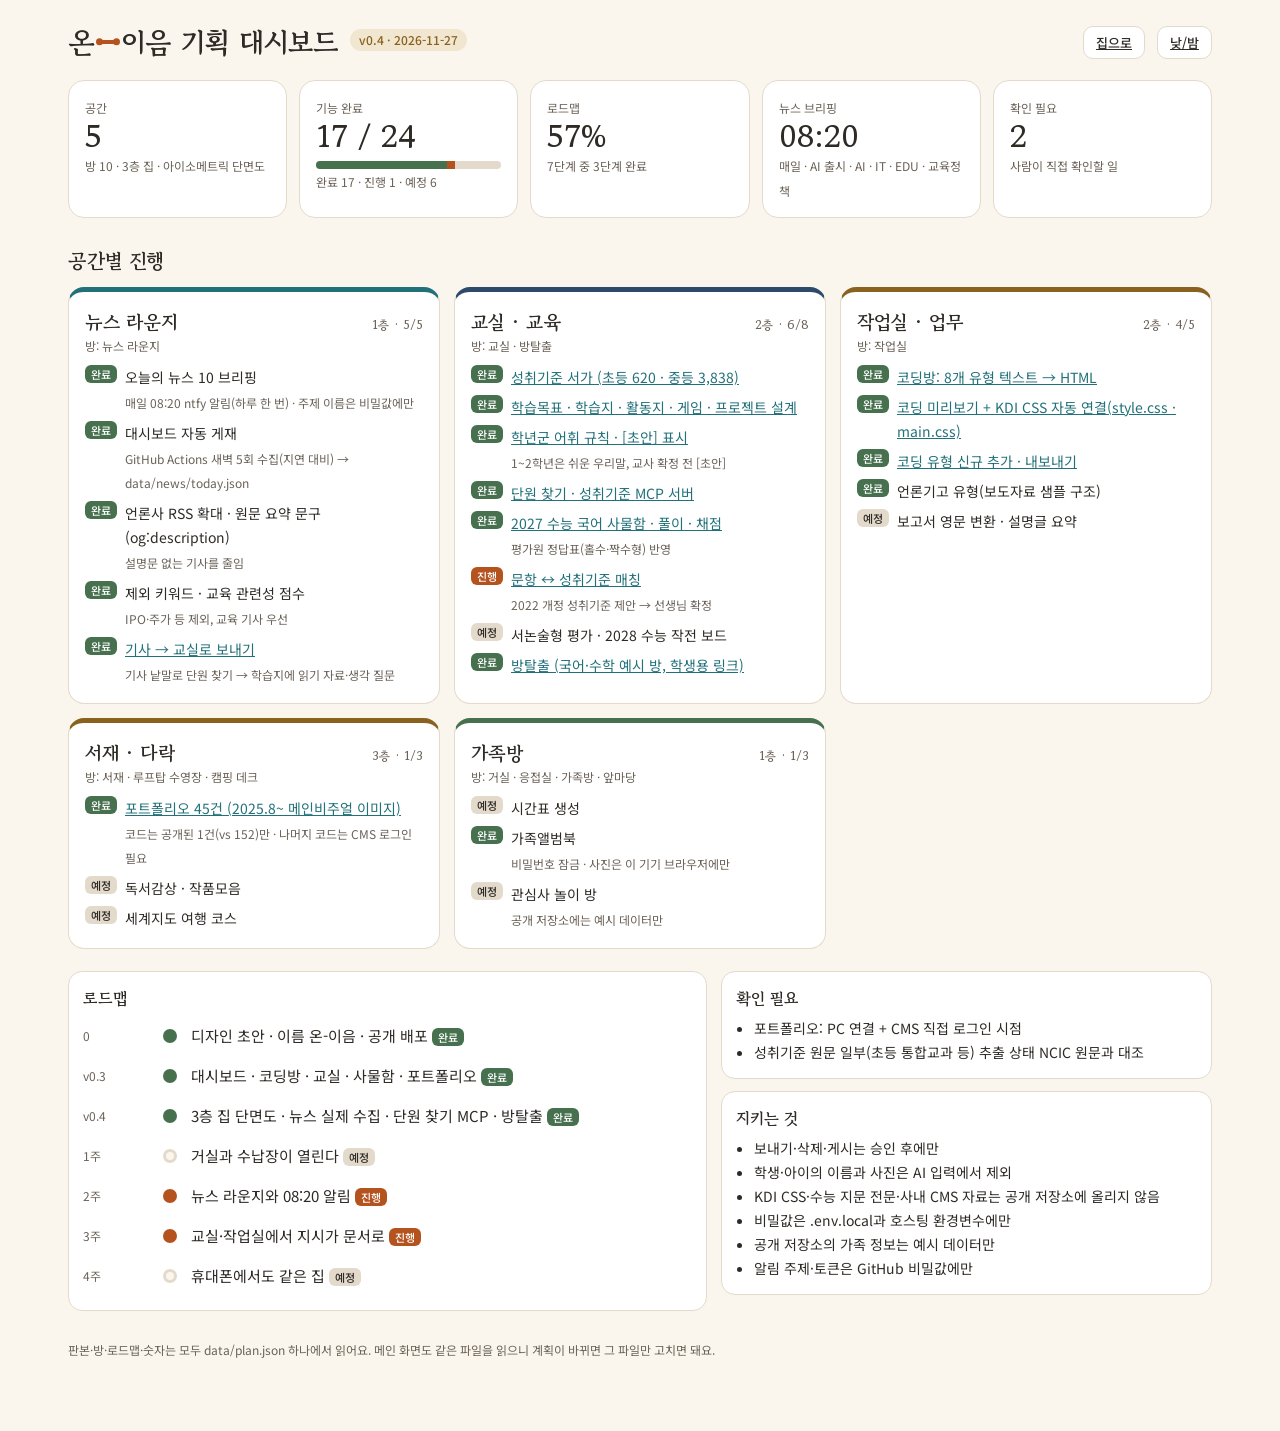
<file: dashboard.html>
<!doctype html>
<html lang="ko">
<head>
<meta charset="utf-8">
<meta name="viewport" content="width=device-width, initial-scale=1">
<title>기획 대시보드 · 온-이음</title>
<link rel="icon" href="data:image/svg+xml,%3Csvg xmlns='http://www.w3.org/2000/svg' viewBox='0 0 32 32'%3E%3Ccircle cx='7' cy='16' r='5' fill='%23B5531F'/%3E%3Ccircle cx='25' cy='16' r='5' fill='%2347704F'/%3E%3Cpath d='M12 16h8' stroke='%23B5531F' stroke-width='3' stroke-linecap='round'/%3E%3C/svg%3E">
<link rel="stylesheet" href="https://fonts.googleapis.com/css2?family=Gowun+Batang:wght@400;700&family=Noto+Sans+KR:wght@400;500;700&family=JetBrains+Mono&display=swap">
<link rel="stylesheet" href="styles.css">
<link rel="stylesheet" href="css/room.css">
<style>
  .db{max-width:1180px;margin:0 auto;padding:22px 18px 60px}
  .db-top{display:flex;align-items:center;gap:12px;flex-wrap:wrap;margin-bottom:18px}
  .db-top h1{font:700 28px var(--font-display);margin:0;display:flex;align-items:center}
  .kpis{display:grid;grid-template-columns:repeat(auto-fit,minmax(170px,1fr));gap:12px;margin-bottom:22px}
  .kpi{background:var(--paper-raised);border:1px solid var(--line);border-radius:16px;padding:14px 16px}
  .kpi b{display:block;font:700 30px/1.1 var(--font-display)}
  .kpi span{font-size:12px;color:var(--ink-muted)}
  .bar{height:8px;border-radius:99px;background:var(--line);overflow:hidden;margin-top:8px;display:flex}
  .bar i{display:block;height:100%}
  .spaces{display:grid;grid-template-columns:repeat(auto-fit,minmax(320px,1fr));gap:14px}
  .sp-card{background:var(--paper-raised);border:1px solid var(--line);border-radius:16px;padding:16px;border-top:5px solid var(--line)}
  .sp-card h2{font:700 19px var(--font-display);margin:0 0 2px;display:flex;justify-content:space-between;align-items:baseline}
  .sp-card ul{list-style:none;padding:0;margin:10px 0 0;display:grid;gap:6px}
  .sp-card li{display:grid;grid-template-columns:auto 1fr;gap:2px 8px;font-size:14px;align-items:start}
  .sp-card li small{grid-column:2;color:var(--ink-muted);font-size:12px}
  .st{font:500 11px var(--font-sans);border-radius:6px;padding:1px 6px;white-space:nowrap}
  .st.done{background:var(--garden);color:var(--on-accent)}.st.doing{background:var(--ember);color:var(--on-accent)}.st.plan{background:var(--line);color:var(--ink)}
  .tl{list-style:none;padding:0;margin:0;display:grid;gap:0}
  .tl li{display:grid;grid-template-columns:70px 18px 1fr;gap:10px;align-items:center;padding:8px 0}
  .tl .dot{width:14px;height:14px;border-radius:50%;border:3px solid var(--line);background:var(--paper)}
  .tl li.done .dot{background:var(--garden);border-color:var(--garden)}.tl li.doing .dot{background:var(--ember);border-color:var(--ember)}
  .two-col{display:grid;grid-template-columns:1.3fr 1fr;gap:14px;margin-top:22px}
  @media (max-width:860px){.two-col{grid-template-columns:1fr}}
  h2.sec{font:700 20px var(--font-display);margin:28px 0 12px}
</style>
</head>
<body class="room-page">
<div class="db">
  <div class="db-top">
    <h1>온<span class="dash" aria-hidden="true"></span>이음 기획 대시보드</h1>
    <span class="chip-s oak" id="ver"></span>
    <span style="flex:1"></span>
    <a class="btn-s" href="index.html">집으로</a>
    <a class="btn-s" href="#" data-theme-toggle>낮/밤</a>
  </div>
  <div class="kpis" id="kpis"></div>
  <h2 class="sec">공간별 진행</h2>
  <div class="spaces" id="spaces"></div>
  <div class="two-col">
    <div class="card-s"><h3>로드맵</h3><ol class="tl" id="tl"></ol></div>
    <div>
      <div class="card-s"><h3>확인 필요</h3><ul id="checks" style="margin:0;padding-left:18px;font-size:14px"></ul></div>
      <div class="card-s"><h3>지키는 것</h3><ul id="rules" style="margin:0;padding-left:18px;font-size:14px"></ul></div>
    </div>
  </div>
  <p class="note-s" style="margin-top:18px">판본·방·로드맵·숫자는 모두 data/plan.json 하나에서 읽어요. 메인 화면도 같은 파일을 읽으니 계획이 바뀌면 그 파일만 고치면 돼요.</p>
</div>
<script src="js/common.js"></script>
<script>
(function () {
  function esc(s) { return String(s == null ? '' : s).replace(/&/g, '&amp;').replace(/</g, '&lt;').replace(/>/g, '&gt;'); }
  var LABEL = { done: '완료', doing: '진행', plan: '예정' };
  fetch('data/plan.json').then(function (r) { return r.json(); }).then(function (p) {
    var feats = [].concat.apply([], p.spaces.map(function (s) { return s.features; }));
    var c = { done: 0, doing: 0, plan: 0 }; feats.forEach(function (f) { c[f.status]++; });
    var rm = p.roadmap, rmDone = rm.filter(function (r) { return r.status === 'done'; }).length + rm.filter(function (r) { return r.status === 'doing'; }).length * 0.5;
    var pct = Math.round(c.done / feats.length * 100);
    document.getElementById('ver').textContent = p.version + ' · ' + p.updated;
    document.getElementById('kpis').innerHTML =
      '<div class="kpi"><span>공간</span><b>' + p.spaces.length + '</b><span>방 ' + p.house.rooms.length + ' · ' + esc(p.house.metaphor) + '</span></div>' +
      '<div class="kpi"><span>기능 완료</span><b>' + c.done + ' / ' + feats.length + '</b><div class="bar"><i style="width:' + (c.done / feats.length * 100) + '%;background:var(--garden)"></i><i style="width:' + (c.doing / feats.length * 100) + '%;background:var(--ember)"></i></div><span>완료 ' + c.done + ' · 진행 ' + c.doing + ' · 예정 ' + c.plan + '</span></div>' +
      '<div class="kpi"><span>로드맵</span><b>' + Math.round(rmDone / rm.length * 100) + '%</b><span>' + rm.length + '단계 중 ' + rm.filter(function (r) { return r.status === 'done'; }).length + '단계 완료</span></div>' +
      '<div class="kpi"><span>뉴스 브리핑</span><b>' + esc(p.briefing.time) + '</b><span>' + esc(p.briefing.days) + ' · ' + esc(p.briefing.fields.join(' · ')) + '</span></div>' +
      '<div class="kpi"><span>확인 필요</span><b>' + p.checks.length + '</b><span>사람이 직접 확인할 일</span></div>';
    document.getElementById('spaces').innerHTML = p.spaces.map(function (s) {
      var d = s.features.filter(function (f) { return f.status === 'done'; }).length;
      var rn = (s.rooms || []).map(function (id) { var r = p.house.rooms.filter(function (x) { return x.id === id; })[0]; return r ? r.name : id; });
      return '<section class="sp-card" style="border-top-color:var(--' + s.tone + ')"><h2>' + esc(s.name) + '<small class="note-s">' + esc(s.floor) + ' · ' + d + '/' + s.features.length + '</small></h2>' +
        (rn.length ? '<p class="note-s" style="margin:2px 0 0">방: ' + esc(rn.join(' · ')) + '</p>' : '') + '<ul>' +
        s.features.map(function (f) {
          var name = f.link ? '<a href="' + esc(f.link) + '">' + esc(f.name) + '</a>' : esc(f.name);
          return '<li><span class="st ' + f.status + '">' + LABEL[f.status] + '</span><span>' + name + '</span>' + (f.note ? '<small>' + esc(f.note) + '</small>' : '') + '</li>';
        }).join('') + '</ul></section>';
    }).join('');
    document.getElementById('tl').innerHTML = rm.map(function (r) { return '<li class="' + r.status + '"><span class="note-s">' + esc(r.week) + '</span><span class="dot"></span><span>' + esc(r.title) + ' <span class="st ' + r.status + '">' + LABEL[r.status] + '</span></span></li>'; }).join('');
    document.getElementById('checks').innerHTML = p.checks.map(function (x) { return '<li>' + esc(x) + '</li>'; }).join('');
    document.getElementById('rules').innerHTML = p.rules.map(function (x) { return '<li>' + esc(x) + '</li>'; }).join('');
  }).catch(function () { document.getElementById('kpis').innerHTML = '<div class="card-s">plan.json을 불러오지 못했어요. 웹 서버에서 열어 주세요.</div>'; });
})();
</script>
</body>
</html>
</file>
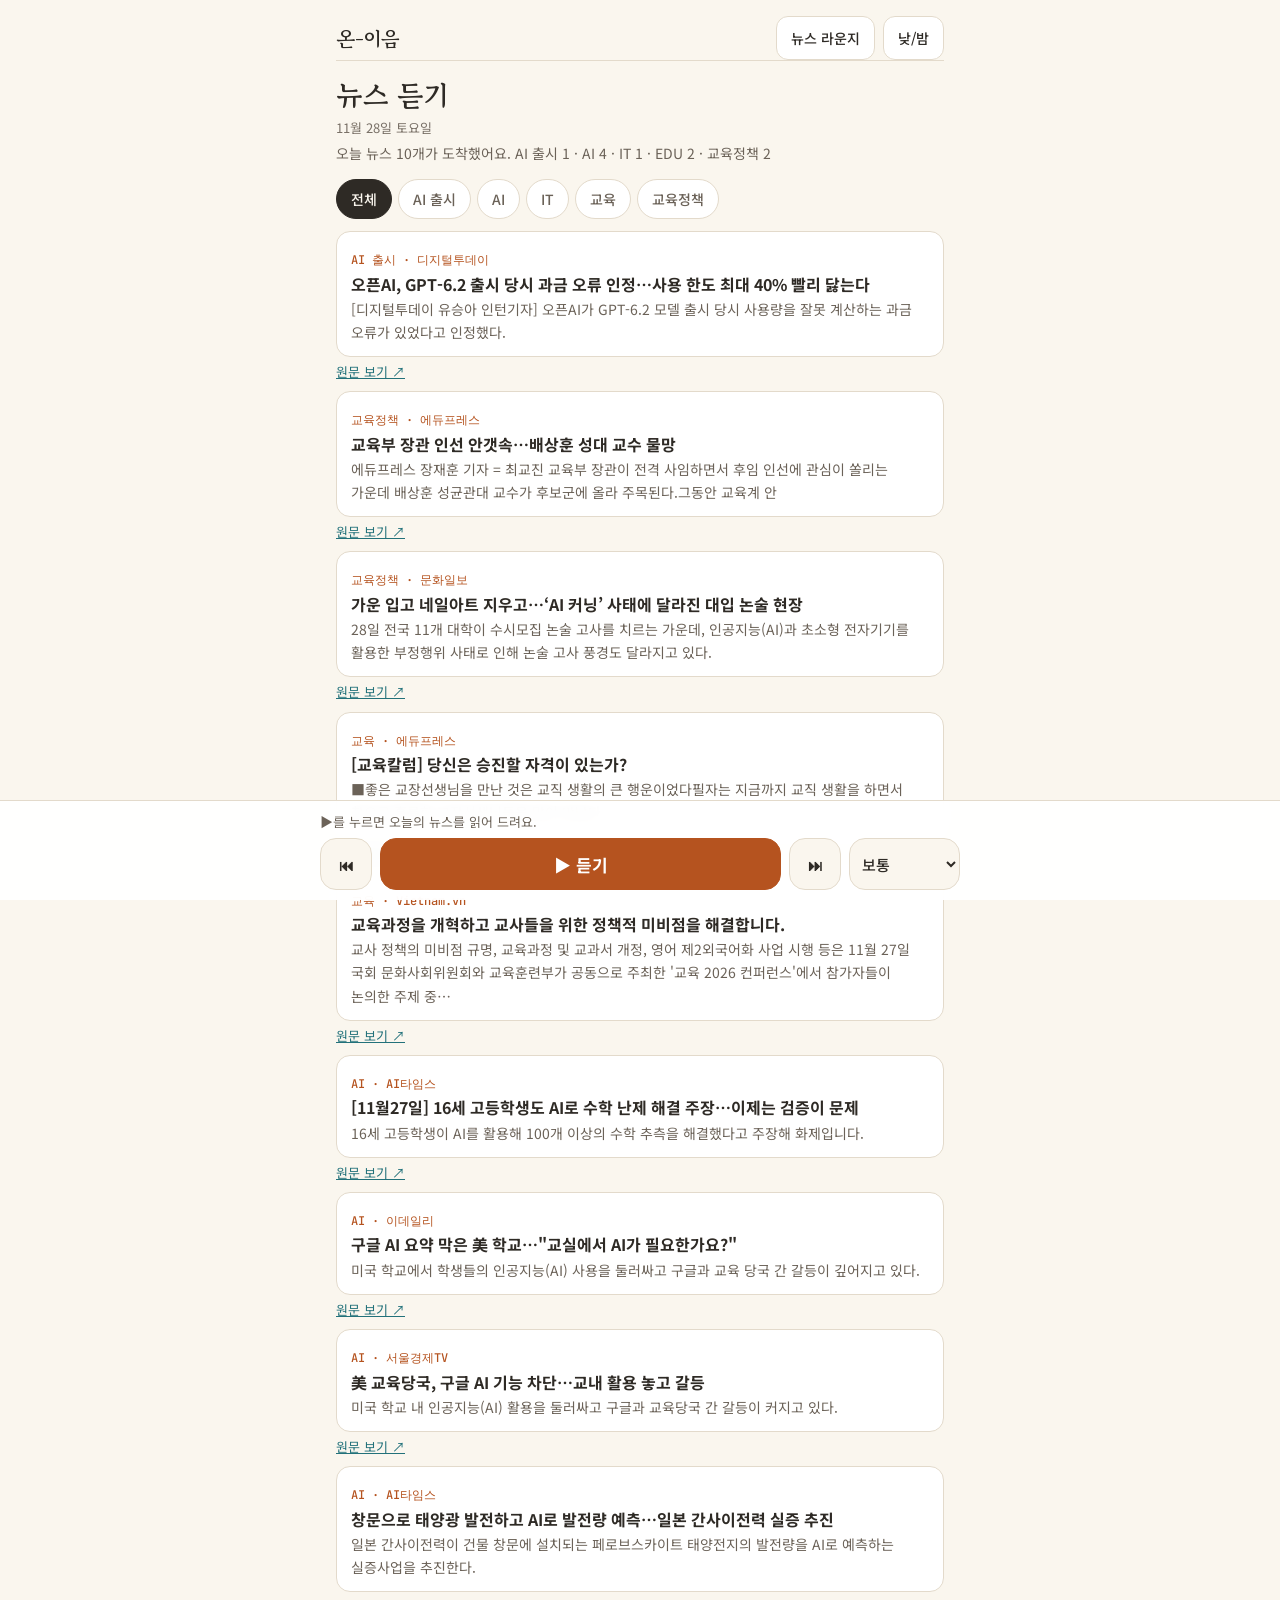
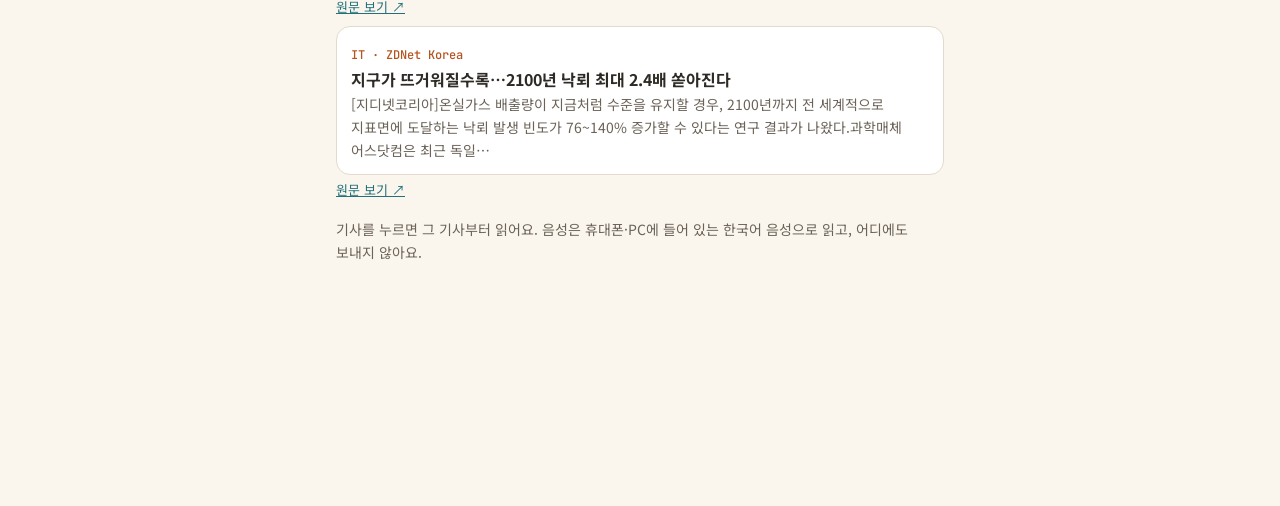
<file: listen.html>
<!doctype html>
<html lang="ko">
<head>
<meta charset="utf-8">
<meta name="viewport" content="width=device-width, initial-scale=1">
<title>뉴스 듣기 · 온-이음</title>
<link rel="icon" href="data:image/svg+xml,%3Csvg xmlns='http://www.w3.org/2000/svg' viewBox='0 0 32 32'%3E%3Ccircle cx='7' cy='16' r='5' fill='%23B5531F'/%3E%3Ccircle cx='25' cy='16' r='5' fill='%2347704F'/%3E%3Cpath d='M12 16h8' stroke='%23B5531F' stroke-width='3' stroke-linecap='round'/%3E%3C/svg%3E">
<link rel="stylesheet" href="https://fonts.googleapis.com/css2?family=Gowun+Batang:wght@400;700&family=Noto+Sans+KR:wght@400;500;700&family=JetBrains+Mono&display=swap">
<link rel="stylesheet" href="styles.css">
<style>
  body{margin:0;background:var(--paper);color:var(--ink);font:16px/1.65 "Noto Sans KR",system-ui,sans-serif;word-break:keep-all;overflow-wrap:anywhere}
  .wrap{max-width:640px;margin:0 auto;padding:16px 16px 140px}
  .top{display:flex;align-items:center;gap:8px}
  .top a.home{font:700 20px var(--font-display);color:var(--ink);text-decoration:none}
  .top .sp{flex:1}
  .top a.btn-l,.top button{min-height:44px;padding:0 14px;border:1px solid var(--line);border-radius:12px;background:var(--paper-raised);color:var(--ink);font:500 14px "Noto Sans KR",sans-serif;display:inline-flex;align-items:center;text-decoration:none;cursor:pointer}
  h1{font:700 28px/1.2 var(--font-display);margin:18px 0 4px}
  .date{color:var(--ink-muted);margin:0 0 4px}
  .head{margin:0 0 14px;color:var(--ink-muted);font-size:14px}
  .chips{display:flex;gap:6px;flex-wrap:wrap;margin:0 0 12px}
  .chips button{min-height:40px;padding:0 14px;border-radius:999px;border:1px solid var(--line);background:var(--paper-raised);color:var(--ink-muted);font:500 14px "Noto Sans KR",sans-serif;cursor:pointer}
  .chips button[aria-pressed=true]{background:var(--ink);color:var(--paper);border-color:var(--ink)}
  ol.list{list-style:none;margin:0;padding:0;display:grid;gap:8px}
  ol.list li button{all:unset;box-sizing:border-box;display:block;width:100%;cursor:pointer;background:var(--paper-raised);border:1px solid var(--line);border-radius:14px;padding:12px 14px}
  ol.list li button:focus-visible{outline:3px solid var(--pool);outline-offset:2px}
  ol.list li.on button{border-color:var(--ember);box-shadow:inset 4px 0 0 var(--ember);background:var(--ember-soft)}
  ol.list .k{font:500 12px "JetBrains Mono",monospace;color:var(--ember)}
  ol.list b{display:block;font-size:16px;line-height:1.45;margin:2px 0}
  ol.list p{margin:0;color:var(--ink-muted);font-size:14px}
  ol.list a{font-size:13px;color:var(--pool)}
  .bar{position:fixed;left:0;right:0;bottom:0;background:color-mix(in srgb,var(--paper-raised) 94%,transparent);backdrop-filter:blur(8px);border-top:1px solid var(--line);padding:10px 16px calc(10px + env(safe-area-inset-bottom))}
  .bar .in{max-width:640px;margin:0 auto;display:flex;align-items:center;gap:8px}
  .bar button,.bar select{min-height:52px;min-width:52px;border-radius:16px;border:1px solid var(--line);background:var(--paper);color:var(--ink);font:700 15px "Noto Sans KR",sans-serif;cursor:pointer}
  .bar .play{flex:1;background:var(--ember);border-color:var(--ember);color:var(--on-accent);font-size:17px}
  .bar select{padding:0 8px;font-weight:500}
  .now{max-width:640px;margin:0 auto 6px;font-size:13px;color:var(--ink-muted);white-space:nowrap;overflow:hidden;text-overflow:ellipsis}
  .warn{background:var(--ember-soft);border-radius:12px;padding:10px 12px;font-size:14px}
</style>
</head>
<body>
<div class="wrap">
  <div class="top"><a class="home" href="index.html#news">온-이음</a><span class="sp"></span><a class="btn-l" href="index.html#news">뉴스 라운지</a><button data-theme-toggle aria-label="낮밤 전환">낮/밤</button></div>
  <h1>뉴스 듣기</h1>
  <p class="date" id="date">오늘의 뉴스를 불러오는 중…</p>
  <p class="head" id="head"></p>
  <p class="warn" id="warn" hidden></p>
  <div class="chips" id="chips" role="group" aria-label="분야 골라 듣기"></div>
  <ol class="list" id="list"></ol>
  <p class="head" style="margin-top:16px">기사를 누르면 그 기사부터 읽어요. 음성은 휴대폰·PC에 들어 있는 한국어 음성으로 읽고, 어디에도 보내지 않아요.</p>
</div>
<div class="bar"><p class="now" id="now" aria-live="polite">▶를 누르면 오늘의 뉴스를 읽어 드려요.</p>
  <div class="in">
    <button id="prev" aria-label="이전 기사">⏮</button>
    <button class="play" id="play">▶ 듣기</button>
    <button id="next" aria-label="다음 기사">⏭</button>
    <select id="rate" aria-label="읽는 빠르기"><option value="0.9">느리게</option><option value="1" selected>보통</option><option value="1.2">빠르게</option><option value="1.4">아주 빠르게</option></select>
  </div>
</div>
<script src="js/common.js"></script>
<script src="js/news-voice.js"></script>
<script>
(function () {
  var $ = function (id) { return document.getElementById(id); };
  function esc(s) { return String(s == null ? '' : s).replace(/[&<>"']/g, function (m) { return { '&': '&amp;', '<': '&lt;', '>': '&gt;', '"': '&quot;', "'": '&#39;' }[m]; }); }
  var V = window.NewsVoice, news = null, cat = 'all', seq = [];
  var player = new V.Player({ onChange: function (state, seg) {
    $('play').textContent = state === 'playing' ? '❚❚ 잠깐 멈춤' : state === 'paused' ? '▶ 이어 듣기' : '▶ 듣기';
    document.querySelectorAll('#list li').forEach(function (li) { li.classList.toggle('on', state !== 'idle' && seg && +li.dataset.i === seg.i); });
    var on = document.querySelector('#list li.on'); if (on && state === 'playing') on.scrollIntoView({ block: 'nearest', behavior: 'smooth' });
    $('now').textContent = state === 'idle' ? '▶를 누르면 오늘의 뉴스를 읽어 드려요.' : (state === 'paused' ? '멈춤 · ' : '읽는 중 · ') + (seg && seg.i >= 0 ? news.items[seg.i].title : '인사말');
  }, onBlocked: function () { $('now').textContent = '휴대폰이 자동 재생을 막았어요. ▶ 듣기를 눌러 주세요.'; } });
  try { var r = localStorage.getItem('onieum-voice-rate'); if (r) { $('rate').value = r; player.rate = +r; } } catch (e) {}
  if (!V.Player.supported()) { $('warn').hidden = false; $('warn').textContent = '이 브라우저는 음성 읽기를 지원하지 않아요. 크롬·사파리·엣지에서 열어 주세요.'; }
  var CH = [['all', '전체'], ['출시', 'AI 출시'], ['AI', 'AI'], ['IT', 'IT'], ['EDU', '교육'], ['정책', '교육정책']];
  function render() {
    var has = {}; news.items.forEach(function (n) { has[n.cat] = 1; });
    $('chips').innerHTML = CH.filter(function (c) { return c[0] === 'all' || has[c[0]]; }).map(function (c) { return '<button data-c="' + c[0] + '" aria-pressed="' + (c[0] === cat) + '">' + c[1] + '</button>'; }).join('');
    seq = V.script(news, cat); player.load(seq);
    $('list').innerHTML = news.items.map(function (n, i) {
      if (cat !== 'all' && n.cat !== cat) return '';
      var u = /^https?:\/\//.test(n.link || '') ? n.link : '';
      return '<li data-i="' + i + '"><button data-i="' + i + '"><span class="k">' + esc(V.CAT[n.cat] || n.cat) + ' · ' + esc(n.source || '') + '</span><b>' + esc(n.title) + '</b><p>' + esc((n.lines || [])[0] || '') + '</p></button>' + (u ? '<a href="' + esc(u) + '" target="_blank" rel="noopener">원문 보기 ↗</a>' : '') + '</li>';
    }).join('');
  }
  $('chips').addEventListener('click', function (e) { var b = e.target.closest('[data-c]'); if (!b) return; cat = b.dataset.c; render(); });
  $('list').addEventListener('click', function (e) { var b = e.target.closest('button[data-i]'); if (!b) return; var k = seq.findIndex(function (s) { return s.i === +b.dataset.i; }); if (k >= 0) player.play(k); });
  $('play').addEventListener('click', function () { if (!news) return; if (player.state === 'playing') player.pause(); else player.play(); });
  $('prev').addEventListener('click', function () { player.prev(); });
  $('next').addEventListener('click', function () { player.next(); });
  $('rate').addEventListener('change', function () { player.setRate(+this.value); try { localStorage.setItem('onieum-voice-rate', this.value); } catch (e) {} });
  if (window.speechSynthesis) speechSynthesis.onvoiceschanged = function () {};
  fetch('data/news/today.json', { cache: 'no-cache' }).then(function (r) { return r.ok ? r.json() : Promise.reject(); }).then(function (d) {
    if (!d.items || !d.items.length) throw 0;
    news = d;
    var dt = new Date(d.date + 'T08:20:00+09:00');
    $('date').textContent = dt.toLocaleDateString('ko-KR', { month: 'long', day: 'numeric', weekday: 'long', timeZone: 'Asia/Seoul' });
    $('head').textContent = d.headline;
    var c = new URLSearchParams(location.search).get('cat'); if (c && CH.some(function (x) { return x[0] === c; })) cat = c;
    render();
    // 알림에서 바로 들어온 경우(?play=1): 브라우저가 허락하면 바로 읽고, 막히면 ▶ 버튼을 누르면 된다
    if (/[?&]play=1/.test(location.search) && V.Player.supported()) { try { player.play(0); } catch (e) {} }
  }).catch(function () { $('date').textContent = '아직 오늘의 뉴스가 없어요.'; });
  window.addEventListener('pagehide', function () { player.stop(); });
})();
</script>
</body>
</html>
</file>
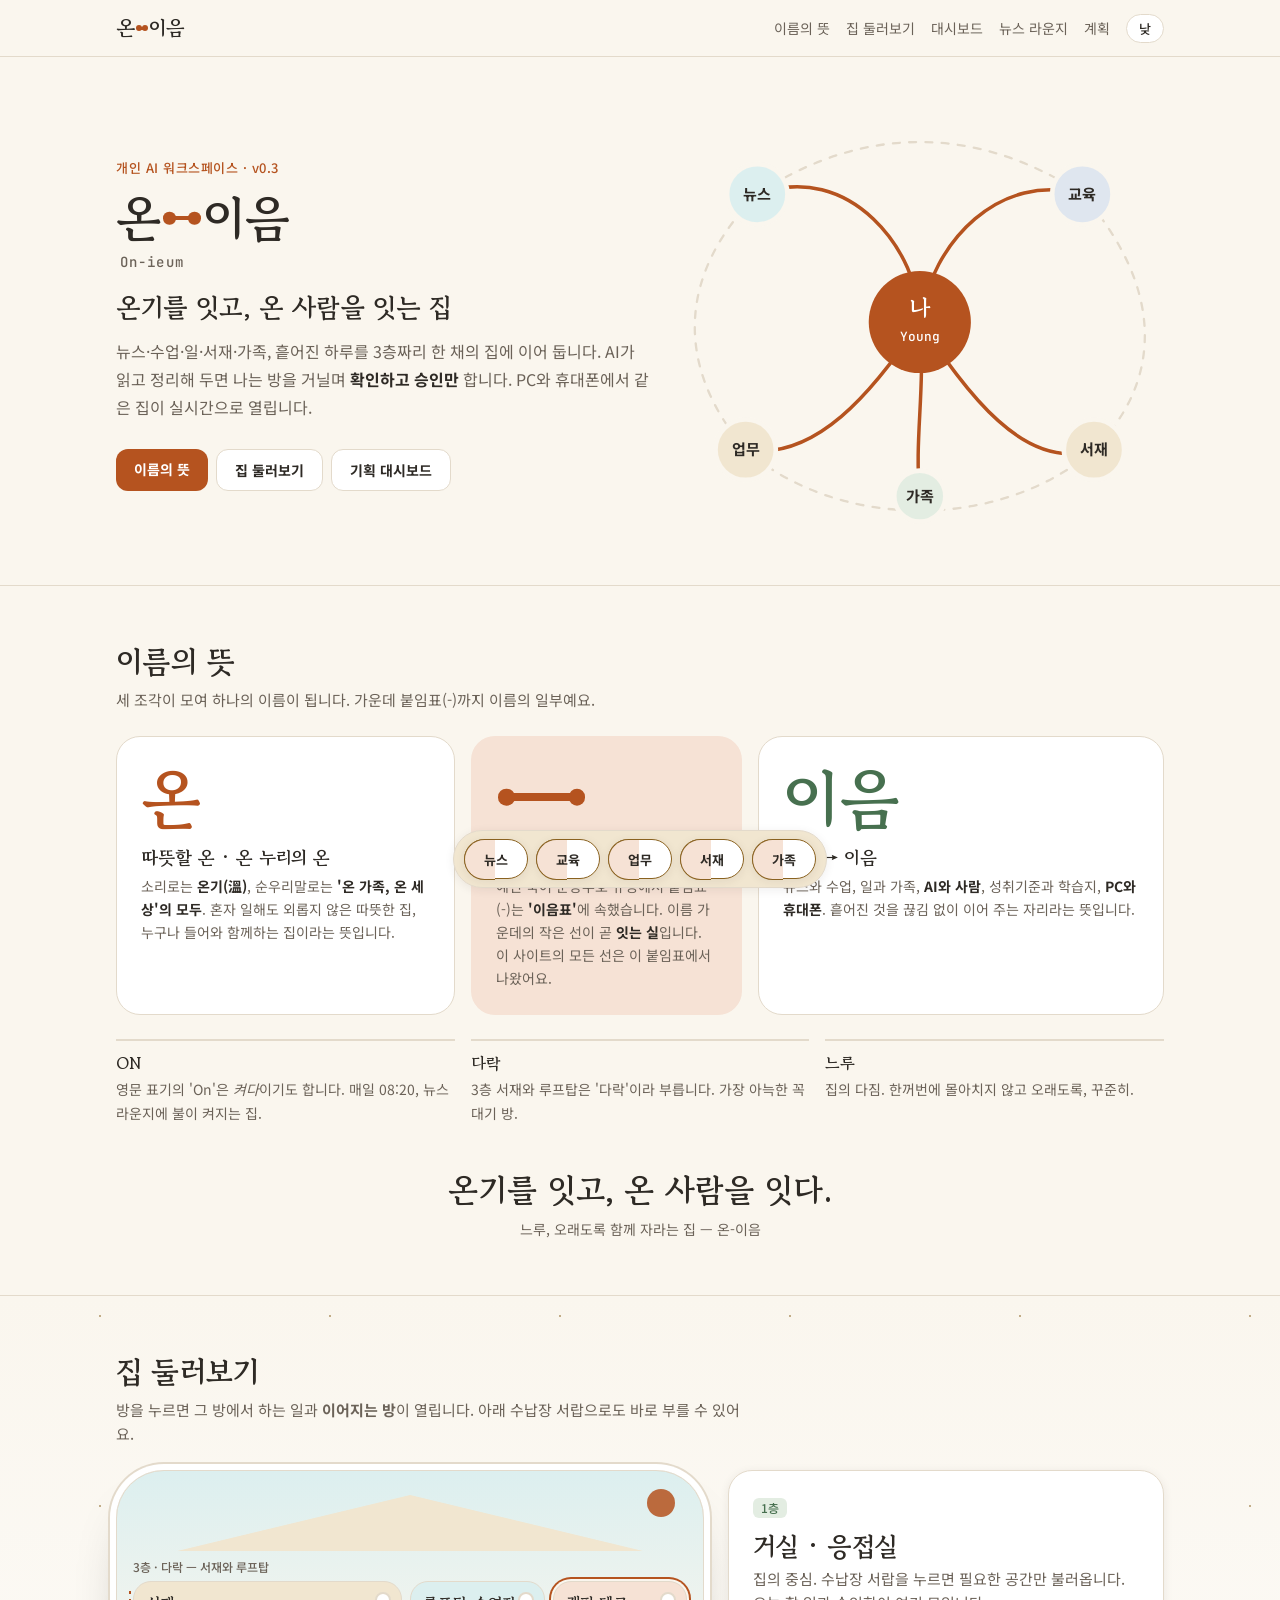
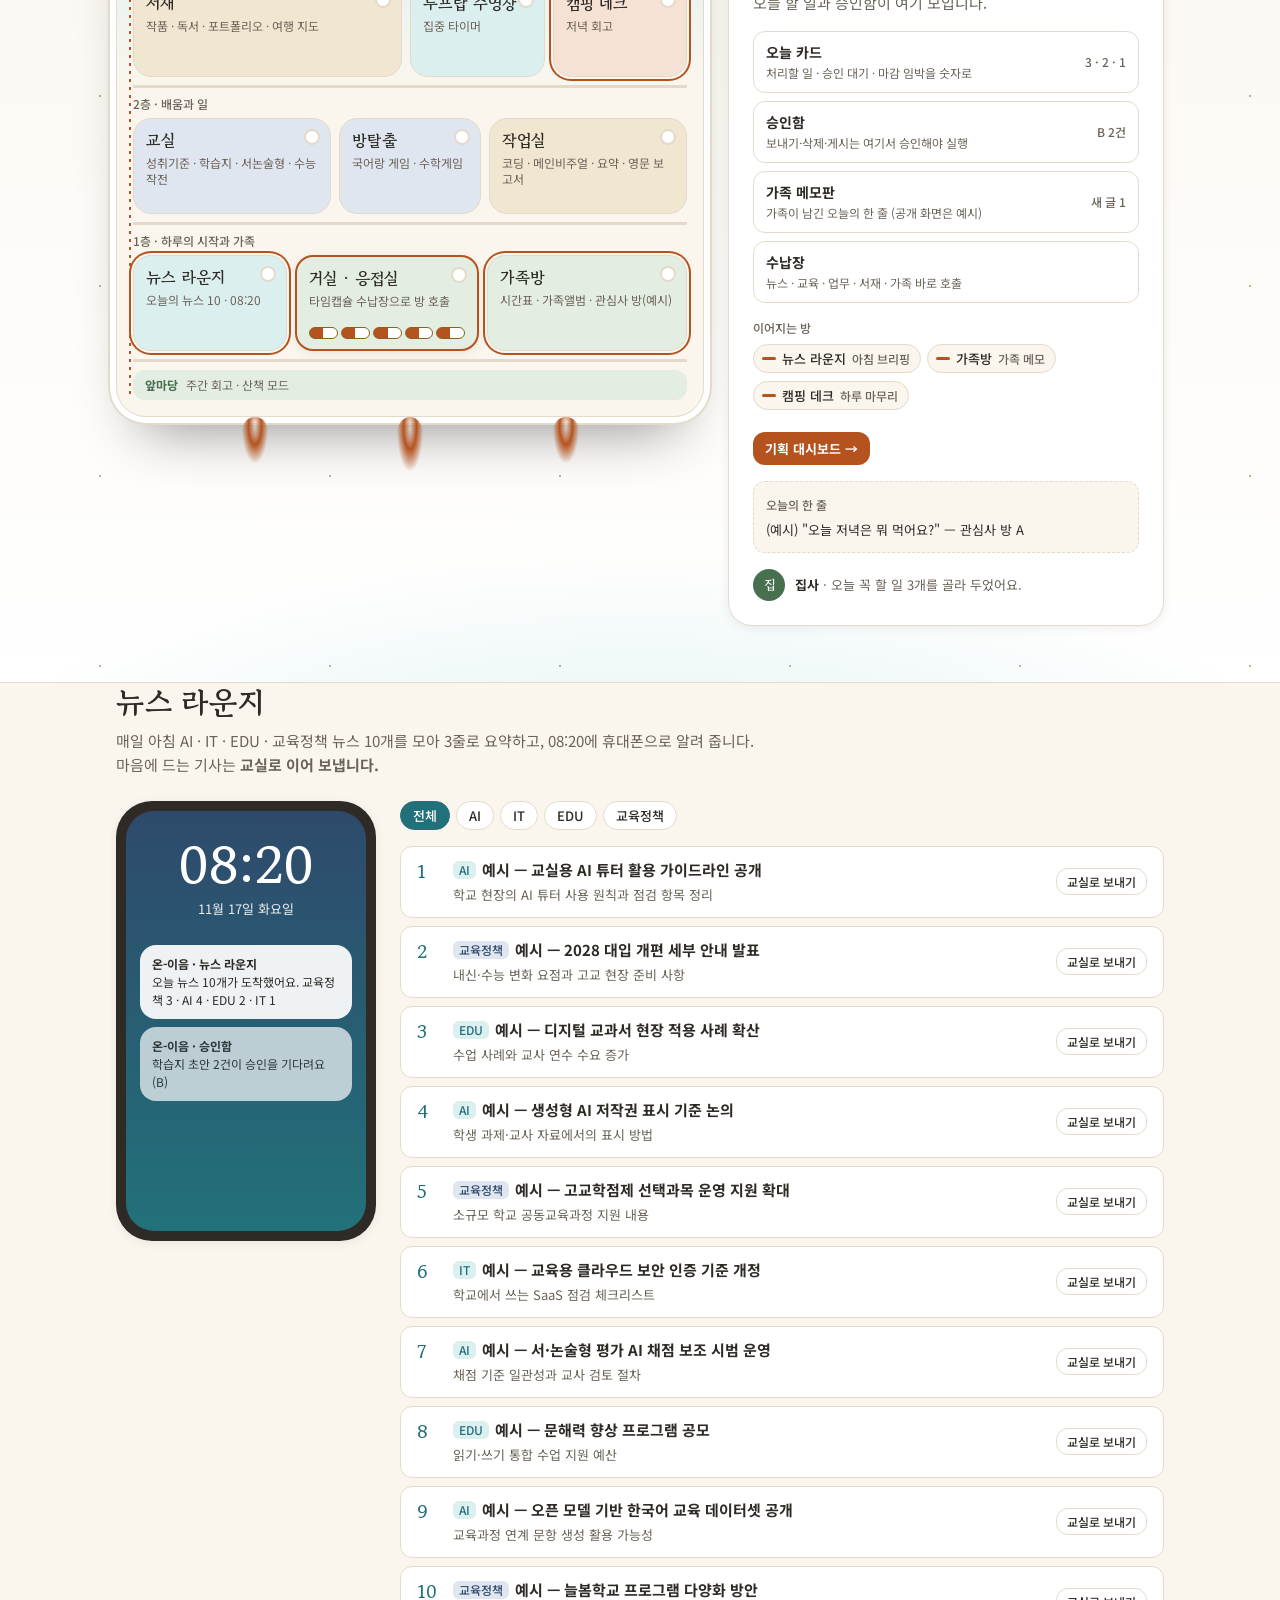
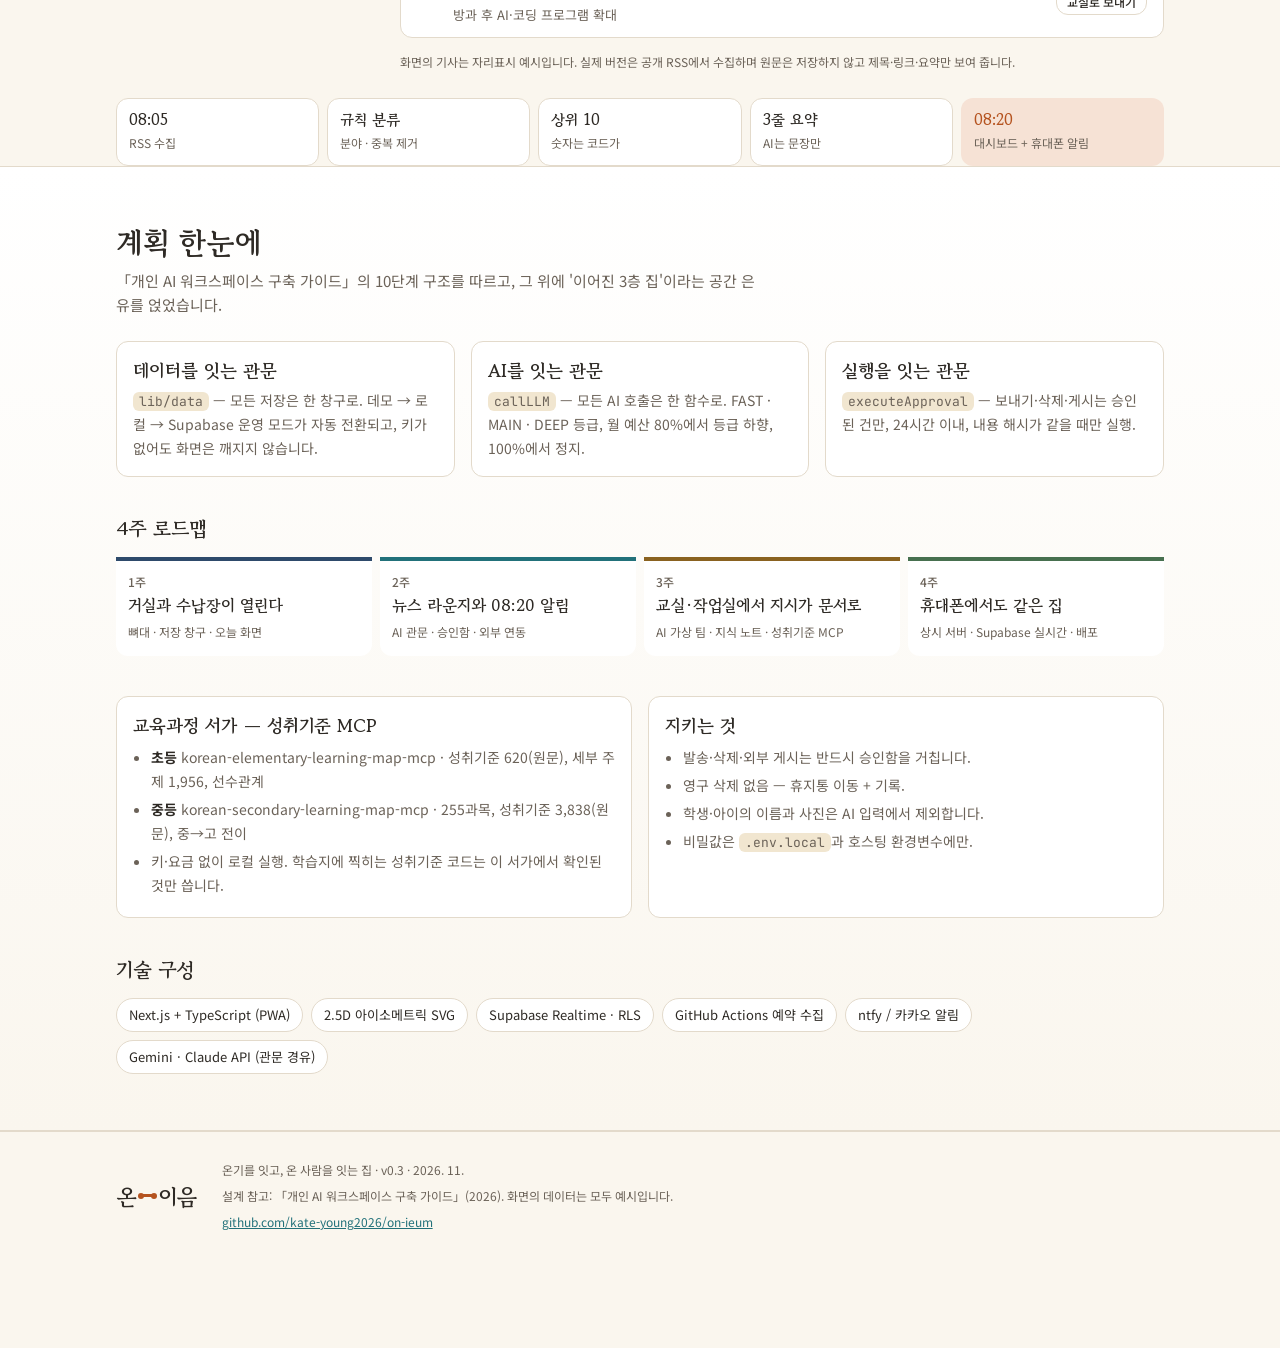
<file: v03.html>
<!doctype html>
<html lang="ko">
<head>
<meta charset="utf-8">
<meta name="viewport" content="width=device-width, initial-scale=1">
<title>온-이음 On-ieum</title>
<meta name="description" content="온기를 잇고, 온 사람을 잇는 집 — 뉴스·수업·일·서재·가족이 함께 사는 3층짜리 AI 워크스페이스 디자인 초안">
<link rel="icon" href="data:image/svg+xml,%3Csvg xmlns='http://www.w3.org/2000/svg' viewBox='0 0 32 32'%3E%3Ccircle cx='7' cy='16' r='5' fill='%23B5531F'/%3E%3Ccircle cx='25' cy='16' r='5' fill='%2347704F'/%3E%3Cpath d='M12 16h8' stroke='%23B5531F' stroke-width='3' stroke-linecap='round'/%3E%3C/svg%3E">
<link rel="preconnect" href="https://fonts.googleapis.com">
<link rel="preconnect" href="https://fonts.gstatic.com" crossorigin>
<link rel="stylesheet" href="https://fonts.googleapis.com/css2?family=Gowun+Batang:wght@400;700&family=Noto+Sans+KR:wght@400;500;700&family=JetBrains+Mono&display=swap">
<link rel="stylesheet" href="styles.css">
</head>
<body>
<a class="skip" href="#meaning">본문으로</a>

<header class="top">
  <div class="wrap top-in">
    <a class="brand" href="#" aria-label="온-이음 처음으로">온<span class="dash" aria-hidden="true"></span>이음</a>
    <nav class="nav" aria-label="섹션">
      <a href="#meaning">이름의 뜻</a>
      <a href="#house">집 둘러보기</a>
      <a href="dashboard.html">대시보드</a>
      <a href="#news">뉴스 라운지</a>
      <a href="#plan">계획</a>
    </nav>
    <button class="theme" id="theme" aria-label="낮/밤 바꾸기"><span class="sun">낮</span><span class="moon">밤</span></button>
  </div>
</header>

<main>
  <!-- HERO / NAME -->
  <section class="hero">
    <div class="wrap hero-grid">
      <div class="hero-text">
        <p class="eyebrow">개인 AI 워크스페이스 · v0.3</p>
        <h1 class="logo">온<span class="dash big" aria-hidden="true"></span>이음</h1>
        <p class="roman">On-ieum</p>
        <p class="tagline">온기를 잇고, 온 사람을 잇는 집</p>
        <p class="lead">뉴스·수업·일·서재·가족, 흩어진 하루를 3층짜리 한 채의 집에 이어 둡니다. AI가 읽고 정리해 두면 나는 방을 거닐며 <b>확인하고 승인만</b> 합니다. PC와 휴대폰에서 같은 집이 실시간으로 열립니다.</p>
        <div class="hero-cta">
          <a class="btn primary" href="#meaning">이름의 뜻</a>
          <a class="btn ghost" href="#house">집 둘러보기</a>
          <a class="btn ghost" href="dashboard.html">기획 대시보드</a>
        </div>
      </div>
      <div class="hero-art" aria-hidden="true">
        <svg viewBox="0 0 420 360" class="threads">
          <path class="th t1" d="M70 70 C150 40 210 120 210 180"/>
          <path class="th t2" d="M350 70 C280 50 220 110 210 180"/>
          <path class="th t3" d="M60 290 C120 300 170 240 210 180"/>
          <path class="th t4" d="M360 290 C300 310 250 240 210 180"/>
          <path class="th t5" d="M210 180 C215 240 205 280 210 330"/>
          <path class="th ring" d="M70 70 C160 10 260 10 350 70 C420 150 420 230 360 290 C280 360 140 360 60 290 C0 220 0 140 70 70"/>
          <g class="node n-news"><circle cx="70" cy="70" r="26"/><text x="70" y="75">뉴스</text></g>
          <g class="node n-class"><circle cx="350" cy="70" r="26"/><text x="350" y="75">교육</text></g>
          <g class="node n-work"><circle cx="60" cy="290" r="26"/><text x="60" y="295">업무</text></g>
          <g class="node n-lib"><circle cx="360" cy="290" r="26"/><text x="360" y="295">서재</text></g>
          <g class="node n-jf"><circle cx="210" cy="330" r="22"/><text x="210" y="335">가족</text></g>
          <g class="core"><circle cx="210" cy="180" r="44"/><text x="210" y="176">나</text><text x="210" y="196" class="sm">Young</text></g>
        </svg>
      </div>
    </div>
  </section>

  <!-- MEANING -->
  <section id="meaning" class="meaning-sec">
    <div class="wrap">
      <div class="sec-head">
        <h2>이름의 뜻</h2>
        <p>세 조각이 모여 하나의 이름이 됩니다. 가운데 붙임표(-)까지 이름의 일부예요.</p>
      </div>
      <div class="word">
        <article class="piece p-on">
          <p class="big">온</p>
          <h3>따뜻할 온 · 온 누리의 온</h3>
          <p>소리로는 <b>온기(溫)</b>, 순우리말로는 <b>'온 가족, 온 세상'의 모두</b>. 혼자 일해도 외롭지 않은 따뜻한 집, 누구나 들어와 함께하는 집이라는 뜻입니다.</p>
        </article>
        <article class="piece p-dash">
          <p class="big"><span class="dash xl"></span></p>
          <h3>붙임표 · 이음표</h3>
          <p>예전 국어 문장부호 규정에서 붙임표(-)는 <b>'이음표'</b>에 속했습니다. 이름 가운데의 작은 선이 곧 <b>잇는 실</b>입니다. 이 사이트의 모든 선은 이 붙임표에서 나왔어요.</p>
        </article>
        <article class="piece p-ieum">
          <p class="big">이음</p>
          <h3>잇다 → 이음</h3>
          <p>뉴스와 수업, 일과 가족, <b>AI와 사람</b>, 성취기준과 학습지, <b>PC와 휴대폰</b>. 흩어진 것을 끊김 없이 이어 주는 자리라는 뜻입니다.</p>
        </article>
      </div>
      <div class="also">
        <p><b>ON</b> 영문 표기의 'On'은 <i>켜다</i>이기도 합니다. 매일 08:20, 뉴스 라운지에 불이 켜지는 집.</p>
        <p><b>다락</b> 3층 서재와 루프탑은 '다락'이라 부릅니다. 가장 아늑한 꼭대기 방.</p>
        <p><b>느루</b> 집의 다짐. 한꺼번에 몰아치지 않고 오래도록, 꾸준히.</p>
      </div>
      <blockquote class="motto">온기를 잇고, 온 사람을 잇다.<br><span>느루, 오래도록 함께 자라는 집 — 온-이음</span></blockquote>
    </div>
  </section>

  <!-- HOUSE -->
  <section id="house" class="house-sec">
    <div class="wrap">
      <div class="sec-head">
        <h2>집 둘러보기</h2>
        <p>방을 누르면 그 방에서 하는 일과 <b>이어지는 방</b>이 열립니다. 아래 수납장 서랍으로도 바로 부를 수 있어요.</p>
      </div>
      <div class="house-grid">
        <div class="ship">
        <div class="house" id="houseMap">
          <div class="sky" aria-hidden="true"><span class="sunball"></span><span class="star s1"></span><span class="star s2"></span><span class="star s3"></span></div>
          <div class="roof" aria-hidden="true"></div>

          <p class="lvl">3층 · 다락 — 서재와 루프탑</p>
          <div class="floor f3">
            <button class="room t-oak" data-room="library"><b>서재</b><span>작품 · 독서 · 포트폴리오 · 여행 지도</span></button>
            <button class="room t-pool" data-room="pool"><b>루프탑 수영장</b><span>집중 타이머</span></button>
            <button class="room t-ember" data-room="camp"><b>캠핑 데크</b><span>저녁 회고</span></button>
          </div>

          <p class="lvl">2층 · 배움과 일</p>
          <div class="floor f2">
            <button class="room t-lock" data-room="class"><b>교실</b><span>성취기준 · 학습지 · 서논술형 · 수능작전</span></button>
            <button class="room t-lock" data-room="escape"><b>방탈출</b><span>국어랑 게임 · 수학게임</span></button>
            <button class="room t-oak" data-room="studio"><b>작업실</b><span>코딩 · 메인비주얼 · 요약 · 영문 보고서</span></button>
          </div>

          <p class="lvl">1층 · 하루의 시작과 가족</p>
          <div class="floor f1">
            <button class="room t-pool" data-room="news"><b>뉴스 라운지</b><span>오늘의 뉴스 10 · 08:20</span></button>
            <button class="room t-garden" data-room="living"><b>거실 · 응접실</b><span>타임캡슐 수납장으로 방 호출</span><i class="mini-cab" aria-hidden="true"><i></i><i></i><i></i><i></i><i></i></i></button>
            <button class="room t-garden" data-room="jf"><b>가족방</b><span>시간표 · 가족앨범 · 관심사 방(예시)</span></button>
          </div>
          <div class="yard"><span>앞마당</span> 주간 회고 · 산책 모드</div>
          <svg class="stitch" aria-hidden="true" preserveAspectRatio="none" viewBox="0 0 10 100"><path d="M5 0 V100"/></svg>
        </div>
        <div class="thrust" aria-hidden="true"><i></i><i></i><i></i></div>
        </div>

        <aside class="panel" id="panel" aria-live="polite"></aside>
      </div>
    </div>
  </section>

  <!-- NEWS -->
  <section id="news" class="wrap news-sec">
    <div class="sec-head">
      <h2>뉴스 라운지</h2>
      <p>매일 아침 AI · IT · EDU · 교육정책 뉴스 10개를 모아 3줄로 요약하고, 08:20에 휴대폰으로 알려 줍니다. 마음에 드는 기사는 <b>교실로 이어 보냅니다.</b></p>
    </div>
    <div class="news-wrap">
      <div class="phone" aria-label="휴대폰 알림 미리보기">
        <div class="phone-in">
          <p class="clock">08:20</p>
          <p class="date">11월 17일 화요일</p>
          <div class="noti"><b>온-이음 · 뉴스 라운지</b><span>오늘 뉴스 10개가 도착했어요. 교육정책 3 · AI 4 · EDU 2 · IT 1</span></div>
          <div class="noti dim"><b>온-이음 · 승인함</b><span>학습지 초안 2건이 승인을 기다려요 (B)</span></div>
        </div>
      </div>
      <div class="news-board">
        <div class="filters" aria-label="분야">
          <button class="chip on" data-f="all">전체</button>
          <button class="chip" data-f="AI">AI</button>
          <button class="chip" data-f="IT">IT</button>
          <button class="chip" data-f="EDU">EDU</button>
          <button class="chip" data-f="정책">교육정책</button>
        </div>
        <ol class="news" id="newsList"></ol>
        <p class="note">화면의 기사는 자리표시 예시입니다. 실제 버전은 공개 RSS에서 수집하며 원문은 저장하지 않고 제목·링크·요약만 보여 줍니다.</p>
      </div>
    </div>
    <ol class="flow">
      <li><b>08:05</b><span>RSS 수집</span></li>
      <li><b>규칙 분류</b><span>분야 · 중복 제거</span></li>
      <li><b>상위 10</b><span>숫자는 코드가</span></li>
      <li><b>3줄 요약</b><span>AI는 문장만</span></li>
      <li class="hot"><b>08:20</b><span>대시보드 + 휴대폰 알림</span></li>
    </ol>
  </section>

  <!-- PLAN -->
  <section id="plan" class="plan-sec">
    <div class="wrap">
      <div class="sec-head">
        <h2>계획 한눈에</h2>
        <p>「개인 AI 워크스페이스 구축 가이드」의 10단계 구조를 따르고, 그 위에 '이어진 3층 집'이라는 공간 은유를 얹었습니다.</p>
      </div>

      <div class="cards3">
        <article class="pc"><h3>데이터를 잇는 관문</h3><p><code>lib/data</code> — 모든 저장은 한 창구로. 데모 → 로컬 → Supabase 운영 모드가 자동 전환되고, 키가 없어도 화면은 깨지지 않습니다.</p></article>
        <article class="pc"><h3>AI를 잇는 관문</h3><p><code>callLLM</code> — 모든 AI 호출은 한 함수로. FAST · MAIN · DEEP 등급, 월 예산 80%에서 등급 하향, 100%에서 정지.</p></article>
        <article class="pc"><h3>실행을 잇는 관문</h3><p><code>executeApproval</code> — 보내기·삭제·게시는 승인된 건만, 24시간 이내, 내용 해시가 같을 때만 실행.</p></article>
      </div>

      <h3 class="sub">4주 로드맵</h3>
      <ol class="road">
        <li><span class="wk">1주</span><b>거실과 수납장이 열린다</b><span>뼈대 · 저장 창구 · 오늘 화면</span></li>
        <li><span class="wk">2주</span><b>뉴스 라운지와 08:20 알림</b><span>AI 관문 · 승인함 · 외부 연동</span></li>
        <li><span class="wk">3주</span><b>교실·작업실에서 지시가 문서로</b><span>AI 가상 팀 · 지식 노트 · 성취기준 MCP</span></li>
        <li><span class="wk">4주</span><b>휴대폰에서도 같은 집</b><span>상시 서버 · Supabase 실시간 · 배포</span></li>
      </ol>

      <div class="two">
        <div class="box">
          <h3>교육과정 서가 — 성취기준 MCP</h3>
          <ul>
            <li><b>초등</b> korean-elementary-learning-map-mcp · 성취기준 620(원문), 세부 주제 1,956, 선수관계</li>
            <li><b>중등</b> korean-secondary-learning-map-mcp · 255과목, 성취기준 3,838(원문), 중→고 전이</li>
            <li>키·요금 없이 로컬 실행. 학습지에 찍히는 성취기준 코드는 이 서가에서 확인된 것만 씁니다.</li>
          </ul>
        </div>
        <div class="box">
          <h3>지키는 것</h3>
          <ul>
            <li>발송·삭제·외부 게시는 반드시 승인함을 거칩니다.</li>
            <li>영구 삭제 없음 — 휴지통 이동 + 기록.</li>
            <li>학생·아이의 이름과 사진은 AI 입력에서 제외합니다.</li>
            <li>비밀값은 <code>.env.local</code>과 호스팅 환경변수에만.</li>
          </ul>
        </div>
      </div>

      <h3 class="sub">기술 구성</h3>
      <div class="stack">
        <span>Next.js + TypeScript (PWA)</span><span>2.5D 아이소메트릭 SVG</span><span>Supabase Realtime · RLS</span><span>GitHub Actions 예약 수집</span><span>ntfy / 카카오 알림</span><span>Gemini · Claude API (관문 경유)</span>
      </div>
    </div>
  </section>
</main>

<footer class="foot">
  <div class="wrap foot-in">
    <p class="foot-logo">온<span class="dash" aria-hidden="true"></span>이음</p>
    <div>
      <p>온기를 잇고, 온 사람을 잇는 집 · v0.3 · 2026. 11.</p>
      <p>설계 참고: 「개인 AI 워크스페이스 구축 가이드」(2026). 화면의 데이터는 모두 예시입니다.</p>
      <p><a href="https://github.com/kate-young2026/on-ieum">github.com/kate-young2026/on-ieum</a></p>
    </div>
  </div>
</footer>

<nav class="cabinet" aria-label="타임캡슐 수납장">
  <button data-room="news"><span class="cap-top" aria-hidden="true"></span><span class="cap-label">뉴스</span></button>
  <button data-room="class"><span class="cap-top" aria-hidden="true"></span><span class="cap-label">교육</span></button>
  <button data-room="studio"><span class="cap-top" aria-hidden="true"></span><span class="cap-label">업무</span></button>
  <button data-room="library"><span class="cap-top" aria-hidden="true"></span><span class="cap-label">서재</span></button>
  <button data-room="jf"><span class="cap-top" aria-hidden="true"></span><span class="cap-label">가족</span></button>
</nav>

<script src="app.js"></script>
</body>
</html>
</file>
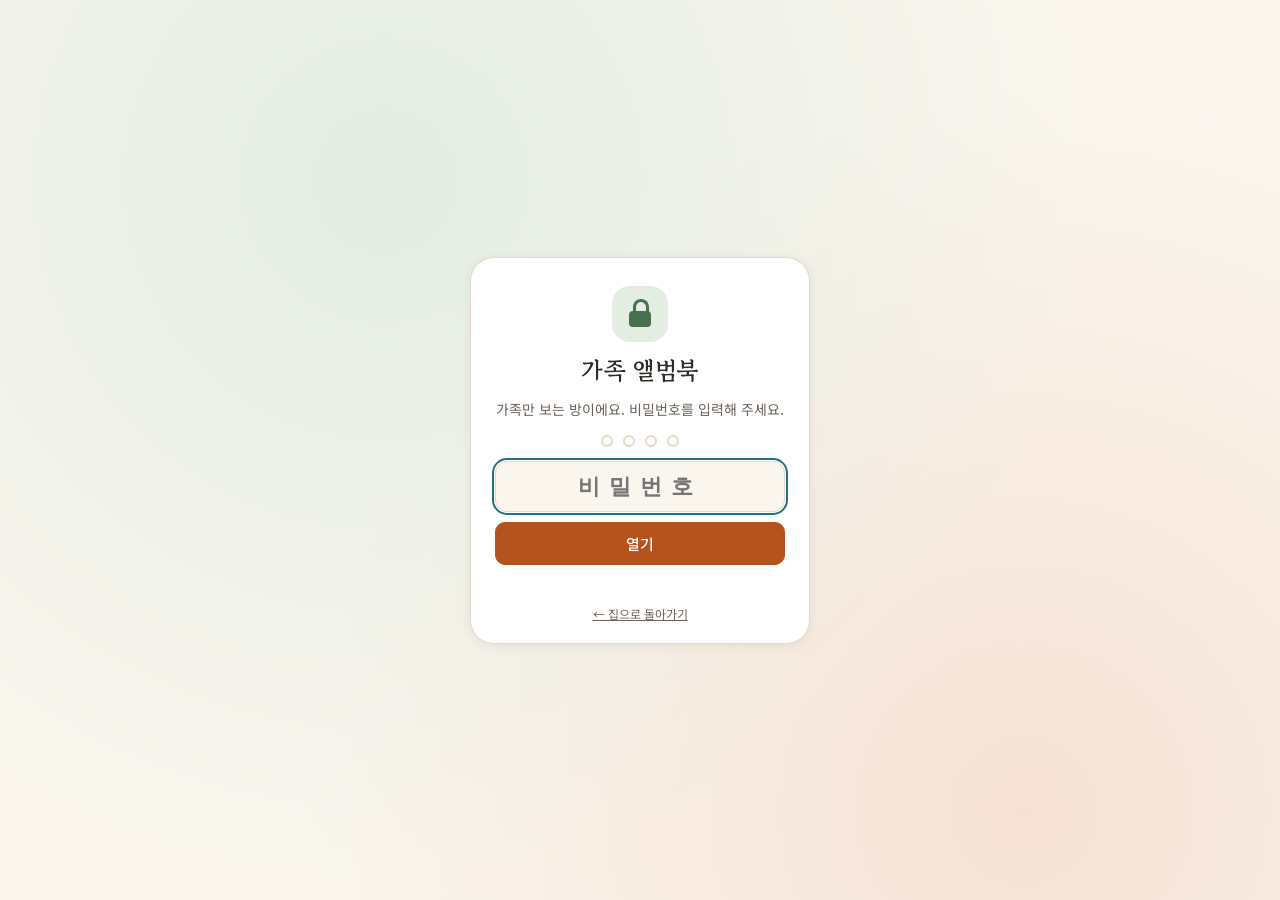
<file: rooms/album.html>
<!doctype html>
<html lang="ko">
<head>
<meta charset="utf-8">
<meta name="viewport" content="width=device-width, initial-scale=1">
<meta name="robots" content="noindex">
<title>가족 앨범북 · 온-이음</title>
<link rel="icon" href="data:image/svg+xml,%3Csvg xmlns='http://www.w3.org/2000/svg' viewBox='0 0 32 32'%3E%3Ccircle cx='7' cy='16' r='5' fill='%23B5531F'/%3E%3Ccircle cx='25' cy='16' r='5' fill='%2347704F'/%3E%3Cpath d='M12 16h8' stroke='%23B5531F' stroke-width='3' stroke-linecap='round'/%3E%3C/svg%3E">
<link rel="stylesheet" href="https://fonts.googleapis.com/css2?family=Gowun+Batang:wght@400;700&family=Noto+Sans+KR:wght@400;500;700&family=JetBrains+Mono&display=swap">
<link rel="stylesheet" href="../styles.css">
<link rel="stylesheet" href="../css/room.css">
<link rel="stylesheet" href="../css/album.css">
</head>
<body class="room-page">

<!-- 잠금 화면: 비밀번호를 맞혀야 이 기기에 저장된 사진을 엽니다 -->
<section class="al-gate" id="gate" aria-labelledby="gateTitle">
  <form class="al-gate-card" id="gateForm" autocomplete="off">
    <div class="al-gate-lock" aria-hidden="true"><i></i></div>
    <h1 id="gateTitle">가족 앨범북</h1>
    <p class="muted">가족만 보는 방이에요. 비밀번호를 입력해 주세요.</p>
    <div class="al-pin" id="pinDots" aria-hidden="true"><i></i><i></i><i></i><i></i></div>
    <input id="pin" type="password" inputmode="numeric" pattern="[0-9]*" maxlength="12" aria-label="비밀번호" placeholder="비밀번호" required>
    <button class="btn-s pri" type="submit">열기</button>
    <p class="al-gate-err" id="gateErr" role="alert"></p>
    <a class="note-s" href="../index.html">← 집으로 돌아가기</a>
  </form>
</section>

<div class="r-app" id="albumApp" hidden>
  <nav class="r-rail" aria-label="방">
    <a class="home" href="../index.html" title="집으로">온-<br>이음</a>
    <a href="../dashboard.html">대시<br>보드</a>
    <a href="coding.html">코딩</a>
    <a href="classroom.html">교실</a>
    <a href="escape.html">방<br>탈출</a>
    <a href="locker.html">사물함</a>
    <a href="portfolio.html">서재</a>
    <a href="album.html" class="on" aria-current="page">앨범</a>
    <span class="grow"></span>
    <a href="#" data-theme-toggle title="낮/밤">낮밤</a>
  </nav>

  <aside class="r-list">
    <header><h1>가족 앨범북</h1><p class="sub">사진 DB → 고른 사진만 → 앨범북</p></header>
    <div class="tabs" style="padding:0 14px 6px"><button class="btn-s pri" id="newAlbum">+ 새 앨범</button></div>
    <ul class="r-items" id="albumList"></ul>
    <footer class="al-foot">
      <span class="note-s" id="dbCount"></span>
      <div class="tabs">
        <button class="btn-s" id="backupBtn" title="사진과 앨범을 파일 하나로 저장">백업 저장</button>
        <label class="btn-s" title="백업 파일에서 불러오기">불러오기<input type="file" id="restoreFile" accept=".json,application/json" hidden></label>
        <button class="btn-s" id="lockBtn">잠그기</button>
      </div>
    </footer>
  </aside>

  <main class="r-main">
    <header>
      <div class="tabs" role="tablist">
        <button class="btn-s on" data-tab="db" role="tab">① 사진 DB</button>
        <button class="btn-s" data-tab="make" role="tab">② 앨범 만들기</button>
        <button class="btn-s" data-tab="book" role="tab">③ 앨범북</button>
      </div>
      <span class="sp"></span>
      <span class="note-s" id="selInfo"></span>
    </header>
    <div class="r-body" id="stage"></div>
  </main>

  <aside class="r-side">
    <header><b id="sideTitle">도움말</b></header>
    <div class="r-body" id="side"></div>
  </aside>
</div>

<div id="printBook" class="al-print" aria-hidden="true"></div>
<div class="toast" id="toast" role="status"></div>
<script src="../js/common.js"></script>
<script src="../js/album.js"></script>
</body>
</html>
</file>
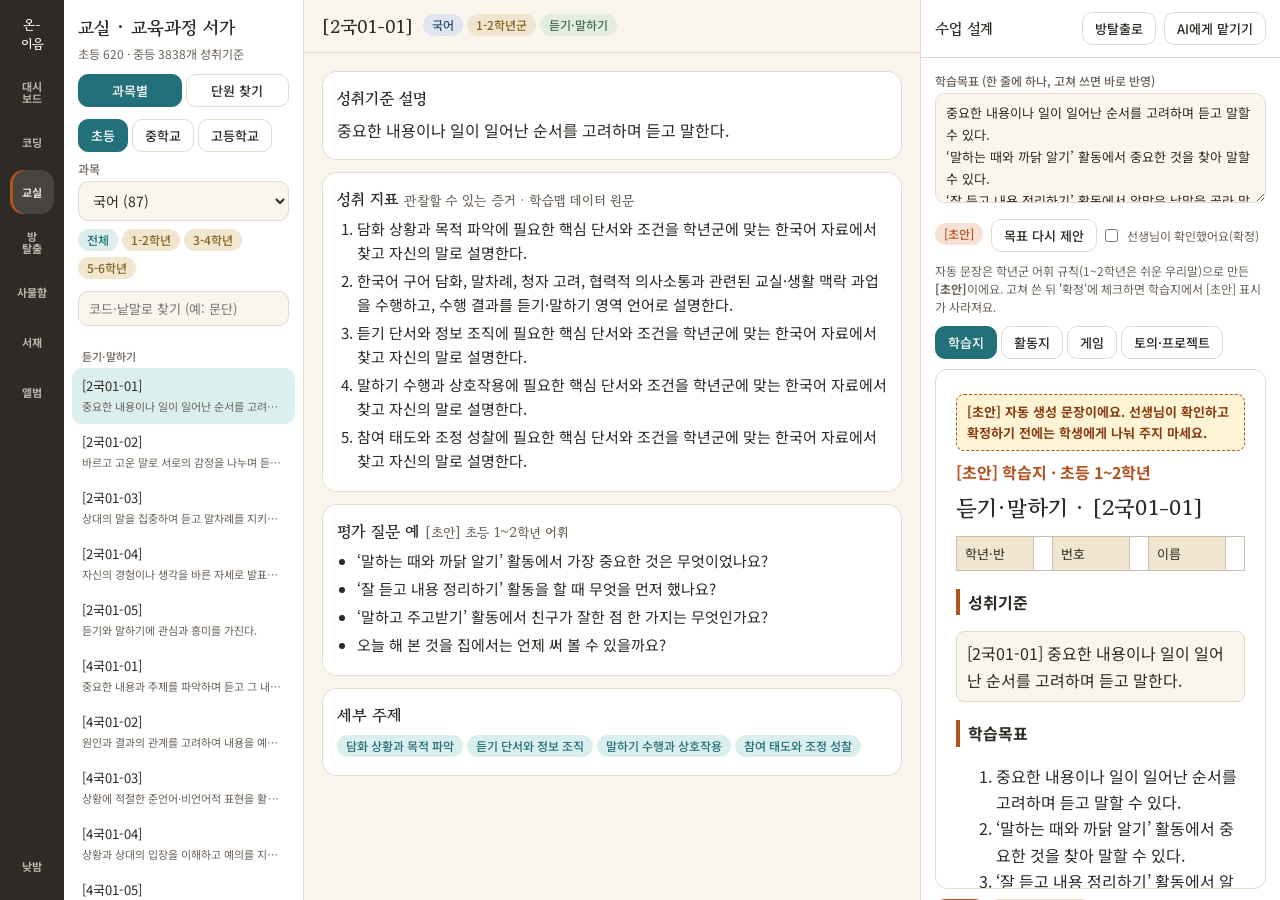
<file: rooms/classroom.html>
<!doctype html>
<html lang="ko">
<head>
<meta charset="utf-8">
<meta name="viewport" content="width=device-width, initial-scale=1">
<title>교실 · 온-이음</title>
<link rel="icon" href="data:image/svg+xml,%3Csvg xmlns='http://www.w3.org/2000/svg' viewBox='0 0 32 32'%3E%3Ccircle cx='7' cy='16' r='5' fill='%23B5531F'/%3E%3Ccircle cx='25' cy='16' r='5' fill='%2347704F'/%3E%3Cpath d='M12 16h8' stroke='%23B5531F' stroke-width='3' stroke-linecap='round'/%3E%3C/svg%3E">
<link rel="stylesheet" href="https://fonts.googleapis.com/css2?family=Gowun+Batang:wght@400;700&family=Noto+Sans+KR:wght@400;500;700&family=JetBrains+Mono&display=swap">
<link rel="stylesheet" href="../styles.css">
<link rel="stylesheet" href="../css/room.css">
<style>
  #draft{width:100%;flex:1;min-height:520px;border:1px solid var(--line);border-radius:12px;background:#fff}
  #objText{min-height:110px;font:13px/1.7 var(--font-sans)}
  .r-list select{margin:0 14px 6px;width:calc(100% - 28px)}
  #gbChips{padding:0 14px}
  .mode-tabs{padding:0 14px 8px}
  .mode-tabs .btn-s{flex:1}
  .pane{display:flex;flex-direction:column;min-height:0;flex:1}
  .pane[hidden]{display:none}
  .uf-row{display:flex;gap:6px;margin:0 14px 8px}
  .r-list .uf-row select{flex:1;width:auto;margin:0;min-width:0;padding:6px 8px;border:1px solid var(--line);border-radius:10px;background:var(--paper);color:var(--ink);font:13px var(--font-sans)}
  .r-items .unit-h{all:unset;box-sizing:border-box;width:100%;cursor:pointer;display:block;padding:10px 10px 4px;font:700 13px/18px var(--font-sans);color:var(--ink)}
  .r-items .unit-h small{display:block;font:500 11px var(--font-sans);color:var(--ink-muted)}
  .r-items .unit-h:hover,.r-items .unit-h.on{color:var(--ember)}
  .r-items li.u-std button{padding:6px 10px 6px 18px}
  .r-items li.u-std.dim button{opacity:.62}
  .r-items li.u-sep{border-top:1px solid var(--line);margin:6px 4px 0}
  .u-mark{color:var(--ember);font-weight:700;margin-right:3px}
  .u-card button.chip-s{margin-top:6px}
  #newsCard h3{font-size:14px;line-height:1.5;margin:6px 0 2px}
  #newsCard h3 a{color:var(--ink)}
  #newsKw .chip-s{cursor:pointer;margin:0 4px 4px 0}
</style>
</head>
<body class="room-page">
<div class="r-app" id="classApp">
  <nav class="r-rail" aria-label="방">
    <a class="home" href="../index.html" title="집으로">온-<br>이음</a>
    <a href="../dashboard.html">대시<br>보드</a>
    <a href="coding.html">코딩</a>
    <a href="classroom.html" class="on" aria-current="page">교실</a>
    <a href="escape.html">방<br>탈출</a>
    <a href="locker.html">사물함</a>
    <a href="portfolio.html">서재</a>
    <a href="album.html">앨범</a>
    <span class="grow"></span>
    <a href="#" data-theme-toggle title="낮/밤">낮밤</a>
  </nav>

  <aside class="r-list">
    <header><h1>교실 · 교육과정 서가</h1><p class="sub" id="totalInfo">성취기준 불러오는 중…</p></header>
    <div class="tabs mode-tabs" role="tablist" aria-label="찾는 방법">
      <button class="btn-s on" data-mode="browse" role="tab" aria-selected="true">과목별</button><button class="btn-s" data-mode="unit" role="tab" aria-selected="false">단원 찾기</button>
    </div>
    <div id="browsePane" class="pane">
    <div class="tabs" style="padding:4px 14px 8px">
      <button class="btn-s on" data-level="elem">초등</button><button class="btn-s" data-level="middle">중학교</button><button class="btn-s" data-level="high">고등학교</button>
    </div>
    <label class="field" style="margin:0"><span style="padding:0 14px">과목</span><select id="courseSel" class="r-search"></select></label>
    <div id="gbChips"></div>
    <input class="r-search" id="stdSearch" placeholder="코드·낱말로 찾기 (예: 문단)" aria-label="성취기준 찾기">
    <ul class="r-items" id="stdList"></ul>
    </div>
    <div id="unitPane" class="pane" hidden>
      <section class="card-s" id="newsCard" hidden style="margin:0 14px 10px"></section>
      <form id="unitForm" role="search" style="margin:0">
        <input class="r-search" id="unitQ" type="search" placeholder="단원·주제어·코드 (예: 광합성, 4과01)" aria-label="단원 찾기" autocomplete="off">
        <div class="uf-row">
          <select id="unitLevel" aria-label="학교급"><option value="">전 학교급</option><option value="elem">초등</option><option value="middle">중학교</option><option value="high">고등학교</option></select>
          <select id="unitGrade" aria-label="학년"><option value="">전 학년</option></select>
        </div>
        <input class="r-search" id="unitSubj" placeholder="과목 (비우면 전체, 예: 과학)" aria-label="과목" autocomplete="off" style="margin-top:0">
      </form>
      <p class="note-s" id="unitInfo" style="padding:0 14px;margin:0">낱말을 넣으면 맞는 단원과 그 단원의 성취기준을 보여 줘요. 과목·학년만 고르면 단원 목록이 나와요.</p>
      <ul class="r-items" id="unitList"></ul>
    </div>
  </aside>

  <main class="r-main">
    <header><h2 id="stdTitle">성취기준</h2><span id="stdMeta"></span></header>
    <div class="r-body" id="stdBody"></div>
  </main>

  <aside class="r-side">
    <header><b>수업 설계</b><a class="btn-s" id="toEscape" href="escape.html" title="이 성취기준으로 방탈출 게임 만들기" style="text-decoration:none">방탈출로</a><button class="btn-s" id="aiCopy" title="성취기준·지표가 담긴 프롬프트 복사">AI에게 맡기기</button></header>
    <div class="r-body" style="display:flex;flex-direction:column;gap:10px">
      <label class="field" style="margin:0"><span>학습목표 (한 줄에 하나, 고쳐 쓰면 바로 반영)</span><textarea id="objText"></textarea></label>
      <div class="tabs" style="align-items:center"><span class="chip-s ember" id="objState">[초안]</span><button class="btn-s" id="objReset">목표 다시 제안</button><label class="note-s" style="display:inline-flex;gap:6px;align-items:center;margin:0;cursor:pointer"><input type="checkbox" id="objFinal"> 선생님이 확인했어요(확정)</label></div>
      <p class="note-s" style="margin:0">자동 문장은 학년군 어휘 규칙(1~2학년은 쉬운 우리말)으로 만든 <b>[초안]</b>이에요. 고쳐 쓴 뒤 '확정'에 체크하면 학습지에서 [초안] 표시가 사라져요.</p>
      <div class="tabs" role="group" aria-label="설계할 것">
        <button class="btn-s on" data-kind="sheet">학습지</button><button class="btn-s" data-kind="activity">활동지</button><button class="btn-s" data-kind="game">게임</button><button class="btn-s" data-kind="project">토의·프로젝트</button>
      </div>
      <iframe id="draft" title="설계 초안 미리보기"></iframe>
      <div class="tabs"><button class="btn-s pri" id="printDraft">인쇄</button><button class="btn-s" id="saveDraft">HTML로 저장</button></div>
      <section class="card-s" id="linkedLessons" aria-labelledby="linkedLessonsTitle" style="margin:0">
        <span class="chip-s">연계 수업</span>
        <h3 id="linkedLessonsTitle">문학 작품 속 인물과 대화</h3>
        <p class="note-s" style="margin:0 0 8px">김초엽 「관내분실」로 AI 인물과 대화하고 300자로 생각을 정리하는 공통국어 1 서사 갈래 수업(10공국1-05-02). 무료 서버라 첫 접속에 1분쯤 걸릴 수 있어요.</p>
        <div class="tabs"><a class="btn-s pri" href="https://literary-dialogue-class-test.onrender.com/" target="_blank" rel="noopener" style="text-decoration:none">수업 열기</a><a class="btn-s" href="https://github.com/kate-young2026/literary-dialogue-prototype" target="_blank" rel="noopener" style="text-decoration:none">저장소</a></div>
      </section>
      <p class="note-s">초안은 미리보기 안에서 바로 고칠 수 있어요. 성취기준 출처: 교육부·국가교육위원회 고시(NCIC), 지표: 학습맵 MCP 데이터(MIT, <a href="../NOTICE.md">NOTICE</a>). 같은 검색을 Claude에서 쓰려면 <a href="https://github.com/kate-young2026/on-ieum/tree/main/mcp" target="_blank" rel="noopener">성취기준 MCP 서버</a>를 연결하세요.</p>
    </div>
  </aside>
</div>
<div class="toast" id="toast" role="status"></div>
<script src="../js/common.js"></script>
<script src="../js/standards-search.js"></script>
<script src="../js/classroom.js"></script>
</body>
</html>
</file>
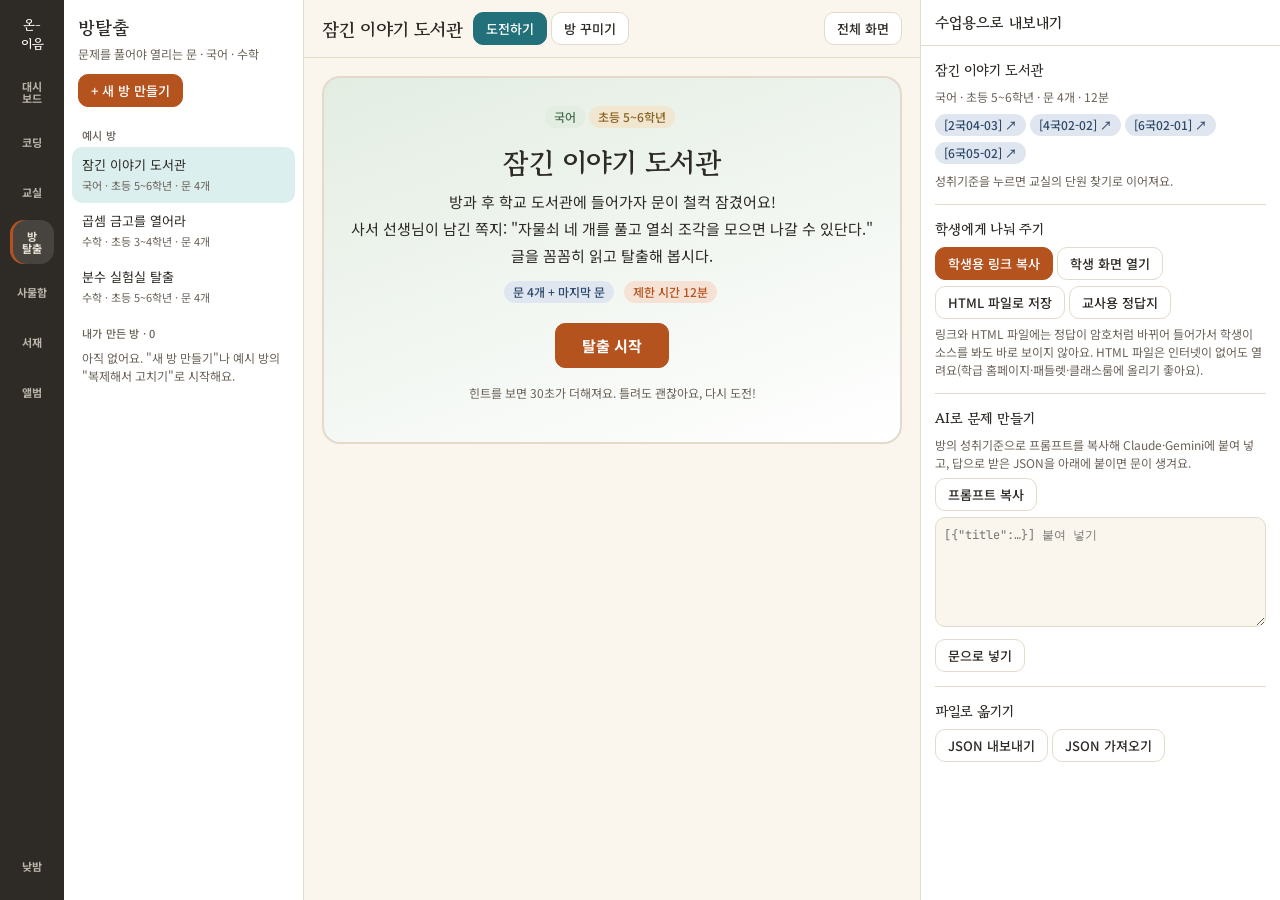
<file: rooms/escape.html>
<!doctype html>
<html lang="ko">
<head>
<meta charset="utf-8">
<meta name="viewport" content="width=device-width, initial-scale=1">
<title>방탈출 · 온-이음</title>
<link rel="icon" href="data:image/svg+xml,%3Csvg xmlns='http://www.w3.org/2000/svg' viewBox='0 0 32 32'%3E%3Ccircle cx='7' cy='16' r='5' fill='%23B5531F'/%3E%3Ccircle cx='25' cy='16' r='5' fill='%2347704F'/%3E%3Cpath d='M12 16h8' stroke='%23B5531F' stroke-width='3' stroke-linecap='round'/%3E%3C/svg%3E">
<link rel="stylesheet" href="https://fonts.googleapis.com/css2?family=Gowun+Batang:wght@400;700&family=Noto+Sans+KR:wght@400;500;700&family=JetBrains+Mono&display=swap">
<link rel="stylesheet" href="../styles.css">
<link rel="stylesheet" href="../css/room.css">
<link rel="stylesheet" href="../css/escape.css">
</head>
<body class="room-page">
<div class="r-app" id="escapeApp">
  <nav class="r-rail" aria-label="방">
    <a class="home" href="../index.html" title="집으로">온-<br>이음</a>
    <a href="../dashboard.html">대시<br>보드</a>
    <a href="coding.html">코딩</a>
    <a href="classroom.html">교실</a>
    <a href="escape.html" class="on" aria-current="page">방<br>탈출</a>
    <a href="locker.html">사물함</a>
    <a href="portfolio.html">서재</a>
    <a href="album.html">앨범</a>
    <span class="grow"></span>
    <a href="#" data-theme-toggle title="낮/밤">낮밤</a>
  </nav>

  <aside class="r-list">
    <header><h1>방탈출</h1><p class="sub">문제를 풀어야 열리는 문 · 국어 · 수학</p></header>
    <div class="tabs" style="padding:0 14px 6px"><button class="btn-s pri" id="newRoom">+ 새 방 만들기</button></div>
    <ul class="r-items" id="roomList"></ul>
  </aside>

  <main class="r-main">
    <header>
      <h2 id="roomTitle">방탈출</h2>
      <div class="tabs" role="tablist"><button class="btn-s on" data-mode="play" role="tab">도전하기</button><button class="btn-s" data-mode="edit" role="tab">방 꾸미기</button></div>
      <span class="sp"></span>
      <button class="btn-s" id="fullPlay" title="학생 화면으로 크게 열기">전체 화면</button>
    </header>
    <div class="r-body" id="stage"></div>
  </main>

  <aside class="r-side">
    <header><b>수업용으로 내보내기</b></header>
    <div class="r-body" id="side"></div>
  </aside>
</div>
<div class="toast" id="toast" role="status"></div>
<script src="../js/common.js"></script>
<script src="../js/standards-search.js"></script>
<script src="../js/escape.js"></script>
</body>
</html>
</file>
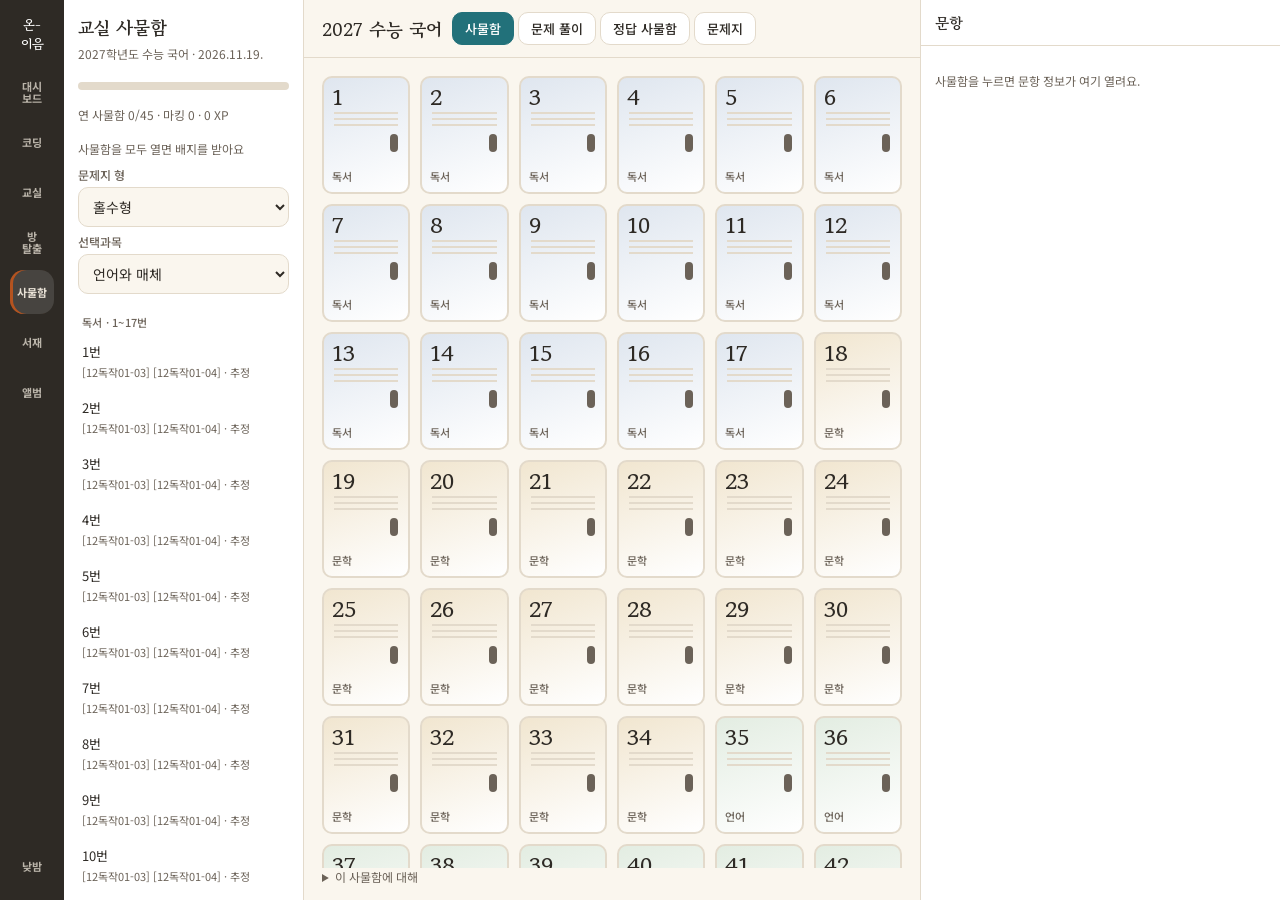
<file: rooms/locker.html>
<!doctype html>
<html lang="ko">
<head>
<meta charset="utf-8">
<meta name="viewport" content="width=device-width, initial-scale=1">
<title>수능 사물함 · 온-이음</title>
<link rel="icon" href="data:image/svg+xml,%3Csvg xmlns='http://www.w3.org/2000/svg' viewBox='0 0 32 32'%3E%3Ccircle cx='7' cy='16' r='5' fill='%23B5531F'/%3E%3Ccircle cx='25' cy='16' r='5' fill='%2347704F'/%3E%3Cpath d='M12 16h8' stroke='%23B5531F' stroke-width='3' stroke-linecap='round'/%3E%3C/svg%3E">
<link rel="stylesheet" href="https://fonts.googleapis.com/css2?family=Gowun+Batang:wght@400;700&family=Noto+Sans+KR:wght@400;500;700&family=JetBrains+Mono&display=swap">
<link rel="stylesheet" href="../styles.css">
<link rel="stylesheet" href="../css/room.css">
<style>
  .xp{height:8px;border-radius:99px;background:var(--line);overflow:hidden;margin:8px 14px 4px}
  .xp i{display:block;height:100%;background:linear-gradient(90deg,var(--ember),var(--oak));width:0;transition:width .4s}
  .lockers{display:grid;grid-template-columns:repeat(auto-fill,minmax(78px,1fr));gap:10px}
  .lk{all:unset;box-sizing:border-box;cursor:pointer;position:relative;height:118px;border-radius:10px;background:linear-gradient(160deg,var(--lock-soft),var(--paper-raised));border:2px solid var(--line);padding:8px;display:flex;flex-direction:column;justify-content:space-between;transition:transform .2s}
  .lk::before{content:"";position:absolute;left:10px;right:10px;top:34px;height:2px;background:var(--line);box-shadow:0 6px 0 var(--line),0 12px 0 var(--line)}
  .lk:hover{transform:translateY(-3px)}
  .lk:focus-visible{outline:2px solid var(--focus);outline-offset:2px}
  .lk-no{font:700 22px/1 var(--font-display)}
  .lk-sec{font:500 11px var(--font-sans);color:var(--ink-muted)}
  .lk-knob{position:absolute;right:10px;top:56px;width:8px;height:18px;border-radius:4px;background:var(--ink-muted)}
  .lk.sec-문학{background:linear-gradient(160deg,var(--oak-soft),var(--paper-raised))}
  .lk.sec-언어,.lk.sec-매체,.lk.sec-화법과작문{background:linear-gradient(160deg,var(--garden-soft),var(--paper-raised))}
  .lk.open{border-color:var(--pool)}
  .lk.open .lk-knob{background:var(--pool)}
  .lk.marked::after{content:"마킹";position:absolute;right:6px;bottom:6px;font:500 10px var(--font-sans);background:var(--ember);color:var(--on-accent);border-radius:6px;padding:1px 5px}
  .lk.cur{box-shadow:0 0 0 3px var(--paper),0 0 0 5px var(--ember)}
  .solve-top{display:flex;gap:8px;align-items:center;margin-bottom:12px;flex-wrap:wrap}
  #clock{font:700 28px var(--font-mono);margin-right:6px}
  .omr{display:grid;grid-template-columns:repeat(auto-fill,minmax(250px,1fr));gap:4px 18px}
  .omr-row{display:flex;gap:6px;align-items:center;padding:3px 6px;border-radius:8px}
  .omr-row.cur{background:var(--ember-soft)}
  .omr-no{all:unset;cursor:pointer;width:30px;font:700 14px var(--font-mono);text-align:right;margin-right:4px}
  .bub{width:30px;height:30px;border-radius:50%;border:1.5px solid var(--ink-muted);background:var(--paper-raised);color:var(--ink);font:500 12px var(--font-mono);cursor:pointer}
  .bub.on{background:var(--ink);color:var(--paper);border-color:var(--ink)}
  .vault{display:grid;place-items:center;text-align:center;gap:14px;padding:40px 10px}
  .vault-door{width:180px;height:180px;border-radius:22px;background:linear-gradient(145deg,var(--lock),var(--ink));display:grid;place-items:center;box-shadow:var(--shadow-soft)}
  .dial{width:84px;height:84px;border-radius:50%;border:8px solid var(--oak);background:var(--paper-raised)}
  .akey{border-collapse:collapse;width:100%;font-size:13px}.akey td,.akey th{border-bottom:1px solid var(--line);padding:5px 6px;text-align:left}
  .akey select{border:1px solid var(--line);border-radius:6px;background:var(--paper);color:var(--ink);padding:2px 4px}
  .pdf{width:100%;height:calc(100vh - 140px);border:1px solid var(--line);border-radius:12px}
  .std-mini{border-top:1px solid var(--line);padding:8px 0}.std-mini a{font:700 13px var(--font-mono);color:var(--pool)}.std-mini p{margin:4px 0 0;font-size:13px;line-height:20px}
  .big{font:700 22px var(--font-display)}
</style>
</head>
<body class="room-page">
<div class="r-app" id="lockerApp">
  <nav class="r-rail" aria-label="방">
    <a class="home" href="../index.html" title="집으로">온-<br>이음</a>
    <a href="../dashboard.html">대시<br>보드</a>
    <a href="coding.html">코딩</a>
    <a href="classroom.html">교실</a>
    <a href="escape.html">방<br>탈출</a>
    <a href="locker.html" class="on" aria-current="page">사물함</a>
    <a href="portfolio.html">서재</a>
    <a href="album.html">앨범</a>
    <span class="grow"></span>
    <a href="#" data-theme-toggle title="낮/밤">낮밤</a>
  </nav>

  <aside class="r-list">
    <header><h1>교실 사물함</h1><p class="sub">2027학년도 수능 국어 · 2026.11.19.</p></header>
    <div class="xp" aria-hidden="true"><i id="xpBar"></i></div>
    <p class="note-s" id="xpText" style="padding:0 14px"></p>
    <div id="badges" style="padding:0 14px 6px"></div>
    <label class="field" style="margin:0 14px 6px"><span>문제지 형</span><select id="form"><option value="odd">홀수형</option><option value="even">짝수형</option></select></label>
    <label class="field" style="margin:0 14px 6px"><span>선택과목</span><select id="elective"><option>언어와 매체</option><option>화법과 작문</option></select></label>
    <ul class="r-items" id="itemList"></ul>
  </aside>

  <main class="r-main">
    <header>
      <h2>2027 수능 국어</h2>
      <div class="tabs"><button class="btn-s on" data-mode="lockers">사물함</button><button class="btn-s" data-mode="solve">문제 풀이</button><button class="btn-s" data-mode="answers">정답 사물함</button><button class="btn-s" data-mode="pdf">문제지</button></div>
      <span class="sp"></span>
    </header>
    <div class="r-body" id="mainBody"></div>
    <details style="padding:0 18px 14px"><summary class="note-s">이 사물함에 대해</summary><ul class="note-s" id="dataNotes"></ul></details>
  </main>

  <aside class="r-side">
    <header><b id="sideTitle">문항</b></header>
    <div class="r-body" id="sideBody"></div>
  </aside>
</div>
<div class="toast" id="toast" role="status"></div>
<script src="../js/common.js"></script>
<script src="../js/locker.js"></script>
</body>
</html>
</file>
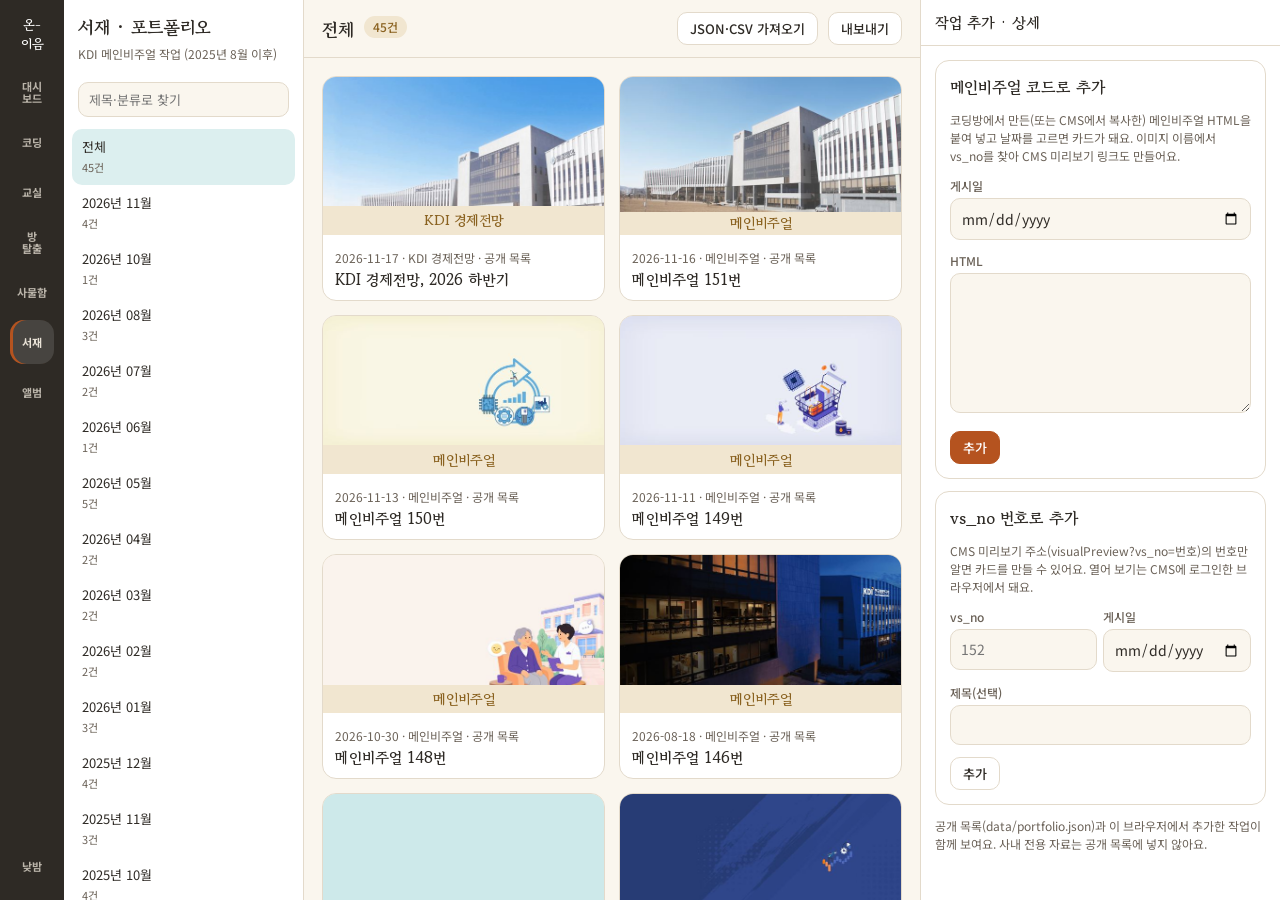
<file: rooms/portfolio.html>
<!doctype html>
<html lang="ko">
<head>
<meta charset="utf-8">
<meta name="viewport" content="width=device-width, initial-scale=1">
<title>서재 포트폴리오 · 온-이음</title>
<link rel="icon" href="data:image/svg+xml,%3Csvg xmlns='http://www.w3.org/2000/svg' viewBox='0 0 32 32'%3E%3Ccircle cx='7' cy='16' r='5' fill='%23B5531F'/%3E%3Ccircle cx='25' cy='16' r='5' fill='%2347704F'/%3E%3Cpath d='M12 16h8' stroke='%23B5531F' stroke-width='3' stroke-linecap='round'/%3E%3C/svg%3E">
<link rel="stylesheet" href="https://fonts.googleapis.com/css2?family=Gowun+Batang:wght@400;700&family=Noto+Sans+KR:wght@400;500;700&family=JetBrains+Mono&display=swap">
<link rel="stylesheet" href="../styles.css">
<link rel="stylesheet" href="../css/room.css">
<style>
  .pf{display:grid;grid-template-columns:repeat(auto-fill,minmax(230px,1fr));gap:14px}
  .pf-card{border:1px solid var(--line);border-radius:14px;overflow:hidden;background:var(--paper-raised);cursor:pointer;text-align:left;padding:0;font:inherit;color:inherit}
  .pf-card:focus-visible{outline:2px solid var(--focus);outline-offset:2px}
  .pf-img{aspect-ratio:16/9;background:var(--oak-soft);display:grid;place-items:center;color:var(--oak);font:700 14px var(--font-display)}
  .pf-img img{width:100%;height:100%;object-fit:cover}
  .pf-card div.t{padding:10px 12px}.pf-card b{display:block;font:700 15px/1.4 var(--font-display)}
  .empty{border:2px dashed var(--line);border-radius:16px;padding:28px;text-align:center}
  #pasteBox{min-height:140px}
  .pf-files{display:grid;grid-template-columns:1fr 1fr;gap:8px;margin:8px 0}
  .pf-file{display:block;border:1px solid var(--line);border-radius:10px;overflow:hidden;text-decoration:none;color:var(--ink);background:var(--paper)}
  .pf-file img{display:block;width:100%;aspect-ratio:16/9;object-fit:cover;background:var(--oak-soft)}
  .pf-big{display:grid;place-items:center;aspect-ratio:16/9;background:var(--oak-soft);color:var(--oak);font:700 13px var(--font-sans)}
  .pf-file span{display:block;font-size:11px;padding:4px 6px;color:var(--ink-muted)}
</style>
</head>
<body class="room-page">
<div class="r-app" id="pfApp">
  <nav class="r-rail" aria-label="방">
    <a class="home" href="../index.html" title="집으로">온-<br>이음</a>
    <a href="../dashboard.html">대시<br>보드</a>
    <a href="coding.html">코딩</a>
    <a href="classroom.html">교실</a>
    <a href="escape.html">방<br>탈출</a>
    <a href="locker.html">사물함</a>
    <a href="portfolio.html" class="on" aria-current="page">서재</a>
    <a href="album.html">앨범</a>
    <span class="grow"></span>
    <a href="#" data-theme-toggle title="낮/밤">낮밤</a>
  </nav>
  <aside class="r-list">
    <header><h1>서재 · 포트폴리오</h1><p class="sub">KDI 메인비주얼 작업 (2025년 8월 이후)</p></header>
    <input class="r-search" id="q" placeholder="제목·분류로 찾기">
    <ul class="r-items" id="months"></ul>
  </aside>
  <main class="r-main">
    <header><h2 id="mTitle">전체</h2><span class="chip-s oak" id="count">0건</span><span class="sp"></span>
      <label class="btn-s">JSON·CSV 가져오기<input type="file" id="imp" accept=".json,.csv,text/csv,application/json" hidden></label>
      <button class="btn-s" id="exp">내보내기</button></header>
    <div class="r-body"><div class="pf" id="grid"></div></div>
  </main>
  <aside class="r-side">
    <header><b>작업 추가 · 상세</b></header>
    <div class="r-body" id="side">
      <div class="card-s" id="detail" hidden>
        <h3 id="dTitle"></h3><p id="dMeta" style="margin:0 0 8px"></p><p id="dLinks" style="margin:0 0 8px"></p>
        <div class="tabs" style="margin-bottom:8px"><button class="btn-s on" data-dw="pc">PC</button><button class="btn-s" data-dw="mo">모바일</button></div>
        <div style="display:flex;justify-content:center;background:var(--paper);border:1px solid var(--line);border-radius:10px;overflow:auto"><iframe id="dFrame" title="메인비주얼 미리보기" sandbox="allow-same-origin allow-popups" style="border:0;width:100%;height:420px;background:#fff"></iframe></div>
        <p class="note-s">미리보기는 KDI 홈페이지의 main.css와 이미지를 주소로 불러와요.</p>
        <div id="dImgs" class="pf-files"></div>
        <details id="dCode" hidden><summary class="note-s">메인비주얼 코드 보기</summary><textarea id="dCodeText" class="code" readonly spellcheck="false" style="min-height:160px"></textarea></details>
        <button class="btn-s" id="dDel">목록에서 지우기</button>
      </div>
      <div class="card-s"><h3>메인비주얼 코드로 추가</h3>
        <p class="note-s">코딩방에서 만든(또는 CMS에서 복사한) 메인비주얼 HTML을 붙여 넣고 날짜를 고르면 카드가 돼요. 이미지 이름에서 vs_no를 찾아 CMS 미리보기 링크도 만들어요.</p>
        <label class="field"><span>게시일</span><input type="date" id="pDate" min="2025-08-01"></label>
        <label class="field"><span>HTML</span><textarea id="pasteBox" spellcheck="false"></textarea></label>
        <button class="btn-s pri" id="addFromHtml">추가</button></div>
      <div class="card-s"><h3>vs_no 번호로 추가</h3>
        <p class="note-s">CMS 미리보기 주소(visualPreview?vs_no=번호)의 번호만 알면 카드를 만들 수 있어요. 열어 보기는 CMS에 로그인한 브라우저에서 돼요.</p>
        <div style="display:grid;grid-template-columns:1fr 1fr;gap:6px"><label class="field"><span>vs_no</span><input id="vsNo" inputmode="numeric" placeholder="152"></label><label class="field"><span>게시일</span><input type="date" id="vsDate" min="2025-08-01"></label></div>
        <label class="field"><span>제목(선택)</span><input id="vsTitle"></label>
        <button class="btn-s" id="addByNo">추가</button></div>
      <p class="note-s">공개 목록(data/portfolio.json)과 이 브라우저에서 추가한 작업이 함께 보여요. 사내 전용 자료는 공개 목록에 넣지 않아요.</p>
    </div>
  </aside>
</div>
<div class="toast" id="toast" role="status"></div>
<script src="../js/common.js"></script>
<script src="../js/coding.js"></script>
<script src="../js/portfolio.js"></script>
</body>
</html>
</file>
<file: styles.css>
/* 온-이음 On-ieum — tokens */
:root{
  --paper:#FAF6EE;--paper-raised:#FFFFFF;--line:#E3DACB;--ink:#2E2A25;--ink-muted:#6B6258;
  --garden:#47704F;--garden-soft:#E3EDE2;--pool:#22717A;--pool-soft:#DCEFEF;
  --ember:#B5531F;--ember-soft:#F6E2D5;--oak:#8A6220;--oak-soft:#F1E6D0;
  --lock:#2E4A6B;--lock-soft:#DFE6EF;--on-accent:#FFFFFF;--focus:#22717A;
  --sky-a:#DCEFEF;--sky-b:#FAF6EE;
  --font-display:"Gowun Batang","Noto Serif KR",serif;
  --font-sans:"Noto Sans KR",system-ui,sans-serif;
  --font-mono:"JetBrains Mono",ui-monospace,monospace;
  --space-1:4px;--space-2:8px;--space-4:16px;--space-6:24px;
  --radius-sm:6px;--radius-md:12px;--radius-lg:24px;
  --shadow-soft:0 2px 10px rgba(46,42,37,.08);
  color-scheme:light;
}
@media (prefers-color-scheme:dark){
  :root:not([data-theme="light"]){
    --paper:#1C1A17;--paper-raised:#26231F;--line:#3A352E;--ink:#F2ECE2;--ink-muted:#B3A999;
    --garden:#8FBF98;--garden-soft:#2A3A2D;--pool:#6CC3C9;--pool-soft:#1F3638;
    --ember:#F0935C;--ember-soft:#3E2A1E;--oak:#D9AE62;--oak-soft:#3A3122;
    --lock:#9DB8D9;--lock-soft:#232D39;--on-accent:#1C1A17;--focus:#6CC3C9;
    --sky-a:#14202B;--sky-b:#1C1A17;--shadow-soft:0 2px 12px rgba(0,0,0,.35);color-scheme:dark;
  }
}
:root[data-theme="dark"]{
  --paper:#1C1A17;--paper-raised:#26231F;--line:#3A352E;--ink:#F2ECE2;--ink-muted:#B3A999;
  --garden:#8FBF98;--garden-soft:#2A3A2D;--pool:#6CC3C9;--pool-soft:#1F3638;
  --ember:#F0935C;--ember-soft:#3E2A1E;--oak:#D9AE62;--oak-soft:#3A3122;
  --lock:#9DB8D9;--lock-soft:#232D39;--on-accent:#1C1A17;--focus:#6CC3C9;
  --sky-a:#14202B;--sky-b:#1C1A17;--shadow-soft:0 2px 12px rgba(0,0,0,.35);color-scheme:dark;
}

*{box-sizing:border-box}
html{scroll-behavior:smooth;scroll-padding-top:72px}
body{margin:0;background:var(--paper);color:var(--ink);font:400 15px/24px var(--font-sans);-webkit-font-smoothing:antialiased;padding-bottom:88px}
h1,h2,h3{font-family:var(--font-display);font-weight:700;margin:0}
a{color:var(--pool)}
code{font:13px/20px var(--font-mono);background:var(--oak-soft);padding:1px 6px;border-radius:var(--radius-sm)}
:focus-visible{outline:2px solid var(--focus);outline-offset:2px}
.wrap{max-width:1080px;margin:0 auto;padding:0 var(--space-4)}
.skip{position:absolute;left:-999px}.skip:focus{left:16px;top:8px;z-index:99;background:var(--paper-raised);padding:8px}

/* header */
.top{position:sticky;top:0;z-index:20;background:color-mix(in srgb,var(--paper) 88%,transparent);backdrop-filter:blur(8px);border-bottom:1px solid var(--line)}
.top-in{display:flex;align-items:center;gap:var(--space-4);height:56px}
.brand{font:700 20px/1 var(--font-display);color:var(--ink);text-decoration:none}
.brand span{color:var(--ink-muted);font-weight:400;font-size:15px}
.nav{display:flex;gap:var(--space-4);margin-left:auto}
.nav a{color:var(--ink-muted);text-decoration:none;font-size:14px}
.nav a:hover{color:var(--ink)}
.theme{border:1px solid var(--line);background:var(--paper-raised);color:var(--ink);border-radius:999px;padding:4px 12px;font:500 13px var(--font-sans);cursor:pointer}
.theme .moon{display:none}
:root[data-theme="dark"] .theme .sun{display:none}:root[data-theme="dark"] .theme .moon{display:inline}
@media (max-width:640px){.nav{display:none}.theme{margin-left:auto}}

/* hero */
.hero{padding:64px var(--space-4) 40px}
.eyebrow{margin:0 0 12px;font:500 13px var(--font-sans);color:var(--ember);letter-spacing:.04em}
.hero h1{font-size:clamp(30px,5vw,48px);line-height:1.2;letter-spacing:-.01em}
.lead{max-width:620px;color:var(--ink-muted);font-size:16px;line-height:28px;margin:20px 0 0}
.lead b{color:var(--ink)}
.hero-cta{display:flex;gap:var(--space-2);margin-top:28px;flex-wrap:wrap}
.btn{display:inline-block;padding:10px 18px;border-radius:var(--radius-md);font:700 14px var(--font-sans);text-decoration:none}
.btn.primary{background:var(--pool);color:var(--on-accent)}
.btn.ghost{border:1px solid var(--line);color:var(--ink);background:var(--paper-raised)}
.promise{list-style:none;padding:0;margin:40px 0 0;display:grid;grid-template-columns:repeat(3,1fr);gap:var(--space-4);border-top:1px solid var(--line);padding-top:var(--space-6)}
.promise b{display:block;font:700 17px var(--font-display)}
.promise span{font-size:13px;color:var(--ink-muted)}
@media (max-width:640px){.promise{grid-template-columns:1fr}}

/* sections */
.sec-head{margin-bottom:var(--space-6)}
.sec-head h2{font-size:30px;line-height:38px}
.sec-head p{margin:8px 0 0;color:var(--ink-muted);max-width:640px}
section{padding:56px 0}
.house-sec,.plan-sec{background:linear-gradient(var(--paper-raised),var(--paper));border-top:1px solid var(--line);border-bottom:1px solid var(--line)}

/* house */
.house-grid{display:grid;grid-template-columns:minmax(0,1.35fr) minmax(0,1fr);gap:var(--space-6);align-items:start}
@media (max-width:860px){.house-grid{grid-template-columns:1fr}}
.house{position:relative;background:linear-gradient(var(--sky-a),var(--sky-b) 40%);border:1px solid var(--line);border-radius:var(--radius-lg);padding:var(--space-4) var(--space-4) var(--space-4);overflow:hidden}
.sky{position:absolute;inset:0 0 auto 0;height:90px;pointer-events:none}
.sunball{position:absolute;right:28px;top:18px;width:28px;height:28px;border-radius:50%;background:var(--ember);opacity:.85}
:root[data-theme="dark"] .sunball{background:var(--oak);box-shadow:-8px 0 0 0 var(--sky-a) inset}
.star{position:absolute;width:3px;height:3px;border-radius:50%;background:var(--ink-muted);opacity:0}
.s1{left:18%;top:20px}.s2{left:42%;top:34px}.s3{left:66%;top:16px}
:root[data-theme="dark"] .star{opacity:.8}
.roof{position:relative;height:56px;margin:8px 8% 0;background:var(--oak-soft);clip-path:polygon(50% 0,100% 100%,0 100%)}
.lvl{position:relative;margin:var(--space-2) 0 6px;font:500 12px/16px var(--font-sans);color:var(--ink-muted)}
.floor{position:relative;display:grid;gap:var(--space-2);padding-bottom:var(--space-2);border-bottom:3px solid var(--line)}
.f3{grid-template-columns:2fr 1fr 1fr}.f2{grid-template-columns:1.4fr 1fr 1.4fr}.f1{grid-template-columns:1fr 1.2fr 1.3fr}
@media (max-width:520px){.f3,.f2,.f1{grid-template-columns:1fr 1fr}.f3 .room:first-child,.f2 .room:first-child,.f1 .room:nth-child(2){grid-column:1/-1}}
.room{all:unset;box-sizing:border-box;cursor:pointer;min-height:96px;border-radius:var(--radius-md);padding:10px 12px;border:1px solid var(--line);display:flex;flex-direction:column;gap:4px;transition:transform .2s,box-shadow .2s}
.room:hover{transform:translateY(-2px);box-shadow:var(--shadow-soft)}
.room:focus-visible{outline:2px solid var(--focus);outline-offset:2px}
.room b{font:700 16px/22px var(--font-display)}
.room span{font-size:12px;line-height:16px;color:var(--ink-muted)}
.room[aria-pressed="true"]{border:2px solid var(--pool);box-shadow:var(--shadow-soft)}
.t-oak{background:var(--oak-soft)}.t-pool{background:var(--pool-soft)}.t-lock{background:var(--lock-soft)}.t-garden{background:var(--garden-soft)}.t-ember{background:var(--ember-soft)}
.mini-cab{display:flex;gap:3px;margin-top:auto}.mini-cab i{flex:1;height:12px;border-radius:3px;background:var(--oak)}
.yard{position:relative;margin-top:var(--space-2);height:30px;border-radius:var(--radius-md);background:var(--garden-soft);display:flex;align-items:center;gap:8px;padding:0 12px;font-size:12px;color:var(--ink-muted)}
.yard span{color:var(--garden);font-weight:700}

/* panel */
.panel{position:sticky;top:76px;background:var(--paper-raised);border:1px solid var(--line);border-radius:var(--radius-lg);padding:var(--space-6);box-shadow:var(--shadow-soft);min-height:420px}
.panel .tag{display:inline-block;font:500 12px/16px var(--font-sans);padding:2px 8px;border-radius:var(--radius-sm)}
.panel h3{font-size:26px;line-height:34px;margin:10px 0 4px}
.panel .desc{color:var(--ink-muted);margin:0 0 var(--space-4)}
.panel ul{list-style:none;padding:0;margin:0;display:grid;gap:var(--space-2)}
.panel li{border:1px solid var(--line);border-radius:var(--radius-md);padding:10px 12px;display:grid;grid-template-columns:1fr auto;gap:2px 8px;align-items:center}
.panel li b{font:700 14px/20px var(--font-sans)}
.panel li small{grid-column:1;color:var(--ink-muted);font-size:12px;line-height:18px}
.panel li em{grid-row:1/3;grid-column:2;font-style:normal;font:500 12px var(--font-sans);color:var(--ink-muted)}
.panel .peek{margin-top:var(--space-4);border-radius:var(--radius-md);padding:12px;background:var(--paper);border:1px dashed var(--line);font-size:13px;line-height:21px}
.panel .peek b{display:block;font-size:12px;color:var(--ink-muted);margin-bottom:4px;font-weight:500}
.panel .ai{margin-top:var(--space-4);display:flex;gap:10px;align-items:center;font-size:13px;color:var(--ink-muted)}
.panel .ai i{width:32px;height:32px;border-radius:50%;flex:none;display:grid;place-items:center;font-style:normal;font:700 13px var(--font-display);color:var(--on-accent)}
.panel.fade{animation:fade .2s ease}
@keyframes fade{from{opacity:0;transform:translateY(4px)}to{opacity:1;transform:none}}
@media (max-width:860px){.panel{position:static;min-height:0}}

/* news */
.news-wrap{display:grid;grid-template-columns:260px 1fr;gap:var(--space-6);align-items:start}
@media (max-width:760px){.news-wrap{grid-template-columns:1fr}.phone{margin:0 auto}}
.phone{width:260px;border-radius:36px;padding:10px;background:var(--ink);box-shadow:var(--shadow-soft)}
.phone-in{border-radius:28px;min-height:420px;padding:28px 14px;background:linear-gradient(var(--lock),var(--pool));color:#fff;text-align:center}
.clock{margin:0;font:700 52px/1 var(--font-display)}
.date{margin:6px 0 24px;font-size:13px;opacity:.9}
.noti{text-align:left;background:rgba(255,255,255,.92);color:#2E2A25;border-radius:16px;padding:10px 12px;margin-top:8px;font-size:12px;line-height:18px}
.noti b{display:block;font-size:12px}.noti.dim{opacity:.75}
:root[data-theme="dark"] .phone-in{background:linear-gradient(#232D39,#1F3638)}
.filters{display:flex;gap:6px;flex-wrap:wrap;margin-bottom:var(--space-4)}
.chip{border:1px solid var(--line);background:var(--paper-raised);color:var(--ink);border-radius:999px;padding:4px 12px;font:500 13px var(--font-sans);cursor:pointer}
.chip.on{background:var(--pool);border-color:var(--pool);color:var(--on-accent)}
.news{list-style:none;margin:0;padding:0;display:grid;gap:var(--space-2)}
.news li{background:var(--paper-raised);border:1px solid var(--line);border-radius:var(--radius-md);padding:12px var(--space-4);display:grid;grid-template-columns:28px 1fr auto;gap:2px 8px;align-items:start}
.news .no{font:700 18px/24px var(--font-display);color:var(--pool)}
.news h4{margin:0;font:700 15px/22px var(--font-sans)}
.news p{grid-column:2;margin:0;font-size:13px;line-height:20px;color:var(--ink-muted)}
.news .send{grid-column:3;grid-row:1/3;align-self:center;border:1px solid var(--line);background:none;color:var(--ink);border-radius:var(--radius-md);padding:4px 10px;font:500 12px var(--font-sans);cursor:pointer;white-space:nowrap}
.news .send.done{background:var(--garden-soft);color:var(--garden);border-color:transparent}
.ftag{display:inline-block;border-radius:var(--radius-sm);padding:1px 6px;font:500 12px/16px var(--font-sans);background:var(--pool-soft);color:var(--pool);margin-right:6px;vertical-align:1px}
.ftag.p{background:var(--lock-soft);color:var(--lock)}
.note{font-size:12px;color:var(--ink-muted);margin:12px 0 0}
@media (max-width:520px){.news li{grid-template-columns:24px 1fr}.news .send{grid-column:2;grid-row:auto;justify-self:start;margin-top:6px}}
.flow{list-style:none;padding:0;display:grid;grid-template-columns:repeat(5,1fr);gap:var(--space-2);margin:var(--space-6) 0 0}
.flow li{background:var(--paper-raised);border:1px solid var(--line);border-radius:var(--radius-md);padding:10px 12px;position:relative}
.flow b{display:block;font:700 15px var(--font-display)}.flow span{font-size:12px;color:var(--ink-muted)}
.flow .hot{background:var(--ember-soft);border-color:transparent}.flow .hot b{color:var(--ember)}
@media (max-width:760px){.flow{grid-template-columns:1fr 1fr}}

/* plan */
.cards3{display:grid;grid-template-columns:repeat(3,1fr);gap:var(--space-4)}
@media (max-width:760px){.cards3{grid-template-columns:1fr}}
.pc{background:var(--paper-raised);border:1px solid var(--line);border-radius:var(--radius-md);padding:var(--space-4)}
.pc h3{font-size:18px;margin-bottom:6px}.pc p{margin:0;font-size:14px;color:var(--ink-muted)}
.sub{font-size:20px;margin:40px 0 var(--space-4)}
.road{list-style:none;padding:0;margin:0;display:grid;grid-template-columns:repeat(4,1fr);gap:var(--space-2)}
.road li{border-top:4px solid var(--lock);background:var(--paper-raised);border-radius:0 0 var(--radius-md) var(--radius-md);padding:12px;display:flex;flex-direction:column;gap:4px}
.road li:nth-child(2){border-color:var(--pool)}.road li:nth-child(3){border-color:var(--oak)}.road li:nth-child(4){border-color:var(--garden)}
.road .wk{font:500 12px var(--font-sans);color:var(--ink-muted)}.road b{font:700 16px/22px var(--font-display)}.road span:last-child{font-size:12px;color:var(--ink-muted)}
@media (max-width:760px){.road{grid-template-columns:1fr 1fr}}
.two{display:grid;grid-template-columns:1fr 1fr;gap:var(--space-4);margin-top:40px}
@media (max-width:760px){.two{grid-template-columns:1fr}}
.box{background:var(--paper-raised);border:1px solid var(--line);border-radius:var(--radius-md);padding:var(--space-4)}
.box h3{font-size:18px;margin-bottom:8px}.box ul{margin:0;padding-left:18px;font-size:14px;color:var(--ink-muted)}.box li{margin:4px 0}.box b{color:var(--ink)}
.stack{display:flex;flex-wrap:wrap;gap:var(--space-2)}
.stack span{border:1px solid var(--line);border-radius:999px;padding:4px 12px;font-size:13px;background:var(--paper-raised)}

/* names */
.names{display:grid;grid-template-columns:repeat(5,1fr);gap:var(--space-2)}
@media (max-width:860px){.names{grid-template-columns:1fr 1fr}}
.nm{border:1px solid var(--line);border-radius:var(--radius-md);padding:var(--space-4);background:var(--paper-raised)}
.nm b{display:block;font:700 22px/30px var(--font-display)}.nm i{font-style:normal;font-size:12px;color:var(--ink-muted)}
.nm p{margin:8px 0 0;font-size:13px;line-height:20px;color:var(--ink-muted)}
.nm.on{border:2px solid var(--ember)}

/* footer */
.foot{border-top:1px solid var(--line);padding:24px 0;font-size:12px;color:var(--ink-muted)}.foot p{margin:2px 0}

/* cabinet launcher */
.cabinet{position:fixed;left:50%;bottom:12px;transform:translateX(-50%);z-index:30;display:flex;gap:6px;padding:8px;background:var(--oak-soft);border:1px solid var(--line);border-radius:var(--radius-lg);box-shadow:var(--shadow-soft)}
.cabinet button{border:0;background:var(--paper-raised);color:var(--ink);border-radius:var(--radius-md);padding:14px 14px 8px;min-width:56px;font:500 13px var(--font-sans);cursor:pointer;position:relative;box-shadow:var(--shadow-soft)}
.cabinet button::before{content:"";position:absolute;top:6px;left:50%;transform:translateX(-50%);width:20px;height:3px;border-radius:2px;background:var(--oak)}
.cabinet button.on{background:var(--pool);color:var(--on-accent)}
.cabinet button.on::before{background:var(--on-accent)}

@media (prefers-reduced-motion:reduce){*{animation:none!important;transition:none!important}html{scroll-behavior:auto}}

/* ===== 온-이음 identity: the dash is a warm thread ===== */
:root{--thread:var(--ember)}
.brand{display:inline-flex;align-items:center;font:700 20px/1 var(--font-display);color:var(--ink);text-decoration:none}
.dash{display:inline-block;width:.7em;height:.14em;min-height:3px;margin:0 .12em;border-radius:99px;background:var(--thread);vertical-align:middle;position:relative}
.dash::before,.dash::after{content:"";position:absolute;top:50%;width:.26em;height:.26em;min-width:6px;min-height:6px;border-radius:50%;transform:translateY(-50%);background:var(--thread)}
.dash::before{left:-.08em}.dash::after{right:-.08em}
.dash.big{width:.62em;height:.09em}
.dash.xl{width:1.2em;height:.12em}
.btn.primary{background:var(--ember)}

/* hero */
.hero{padding:56px 0 48px}
.hero-grid{display:grid;grid-template-columns:minmax(0,1.1fr) minmax(0,1fr);gap:var(--space-6);align-items:center}
@media (max-width:860px){.hero-grid{grid-template-columns:1fr}.hero-art{max-width:380px;margin:0 auto}}
.logo{display:flex;align-items:center;font-size:clamp(64px,11vw,112px);line-height:1;letter-spacing:-.02em;margin:8px 0 0}
.roman{margin:6px 0 0 4px;font:500 14px var(--font-mono);color:var(--ink-muted);letter-spacing:.08em}
.tagline{margin:18px 0 0;font:700 clamp(20px,3vw,26px)/1.4 var(--font-display)}
.hero .lead{margin-top:12px}
.threads{width:100%;height:auto;overflow:visible}
.th{fill:none;stroke:var(--thread);stroke-width:3;stroke-linecap:round;stroke-dasharray:420;stroke-dashoffset:420;animation:draw 1.6s ease forwards}
.t2{animation-delay:.15s}.t3{animation-delay:.3s}.t4{animation-delay:.45s}.t5{animation-delay:.6s}
.th.ring{stroke:var(--line);stroke-width:2;stroke-dasharray:6 8;stroke-dashoffset:0;animation:none}
@keyframes draw{to{stroke-dashoffset:0}}
.node circle{stroke:var(--paper);stroke-width:4}
.node text,.core text{font:700 13px var(--font-sans);text-anchor:middle;fill:var(--ink)}
.n-news circle{fill:var(--pool-soft)}.n-class circle{fill:var(--lock-soft)}.n-work circle{fill:var(--oak-soft)}.n-lib circle{fill:var(--oak-soft)}.n-jf circle{fill:var(--garden-soft)}
.core circle{fill:var(--ember)}
.core text{fill:var(--on-accent);font:700 20px var(--font-display)}
.core text.sm{font:500 11px var(--font-mono)}

/* meaning */
.meaning-sec{border-top:1px solid var(--line)}
.word{display:grid;grid-template-columns:1fr .8fr 1.2fr;gap:var(--space-4);align-items:stretch}
@media (max-width:860px){.word{grid-template-columns:1fr}}
.piece{background:var(--paper-raised);border:1px solid var(--line);border-radius:var(--radius-lg);padding:var(--space-6)}
.piece .big{margin:0;height:72px;display:flex;align-items:center;font:700 64px/1 var(--font-display)}
.piece h3{font-size:18px;margin:12px 0 6px}
.piece p:not(.big){margin:0;font-size:14px;line-height:23px;color:var(--ink-muted)}
.piece b{color:var(--ink)}
.p-on .big{color:var(--ember)}.p-ieum .big{color:var(--garden)}
.p-dash{background:var(--ember-soft);border-color:transparent}
.also{display:grid;grid-template-columns:repeat(3,1fr);gap:var(--space-4);margin-top:var(--space-6)}
@media (max-width:760px){.also{grid-template-columns:1fr}}
.also p{margin:0;font-size:14px;color:var(--ink-muted);border-top:2px solid var(--line);padding-top:10px}
.also b{display:block;color:var(--ink);font:700 16px var(--font-display);margin-bottom:2px}
.motto{margin:40px 0 0;padding:0;text-align:center;font:700 clamp(22px,3.4vw,32px)/1.5 var(--font-display)}
.motto span{display:block;margin-top:6px;font:400 14px var(--font-sans);color:var(--ink-muted)}

/* house stitch: a thread running through all floors */
.house .stitch{position:absolute;left:10px;top:120px;bottom:20px;width:6px;height:calc(100% - 140px)}
.house .stitch path{stroke:var(--thread);stroke-width:2;stroke-dasharray:3 5;fill:none;vector-effect:non-scaling-stroke}
.room[aria-pressed="true"]{border-color:var(--ember)}
.room.linked{box-shadow:0 0 0 2px var(--paper),0 0 0 4px var(--thread)}
.links{margin-top:var(--space-4)}
.links b{display:block;font:500 12px var(--font-sans);color:var(--ink-muted);margin-bottom:6px}
.links .lk{border:1px solid var(--line);background:var(--paper);color:var(--ink);border-radius:999px;padding:4px 10px 4px 8px;font:500 13px var(--font-sans);cursor:pointer;margin:0 6px 6px 0;display:inline-flex;align-items:center;gap:6px}
.links .lk::before{content:"";width:14px;height:3px;border-radius:2px;background:var(--thread)}
.links .lk small{color:var(--ink-muted);font-size:12px}

/* footer logo */
.foot-in{display:flex;gap:var(--space-6);align-items:center;flex-wrap:wrap}
.foot-logo{margin:0;display:flex;align-items:center;font:700 22px var(--font-display);color:var(--ink)}
.cabinet button.on{background:var(--ember)}

/* ===== v0.3 우주선 집 · 타임캡슐 ===== */
.house-sec{
  background:
    radial-gradient(1.2px 1.2px at 20px 30px,var(--ink-muted) 50%,transparent 51%) 0 0/120px 110px,
    radial-gradient(1px 1px at 70px 80px,var(--ink-muted) 50%,transparent 51%) 0 0/160px 140px,
    radial-gradient(1.4px 1.4px at 100px 20px,var(--oak) 50%,transparent 51%) 0 0/230px 190px,
    radial-gradient(ellipse 80% 40% at 50% 115%,var(--pool-soft),transparent 70%),
    linear-gradient(var(--paper),var(--paper-raised));
}
:root[data-theme="dark"] .house-sec{
  background:
    radial-gradient(1.4px 1.4px at 20px 30px,#f2ece2 50%,transparent 51%) 0 0/120px 110px,
    radial-gradient(1px 1px at 70px 80px,#b3a999 50%,transparent 51%) 0 0/160px 140px,
    radial-gradient(1.8px 1.8px at 100px 20px,#d9ae62 50%,transparent 51%) 0 0/230px 190px,
    radial-gradient(ellipse 80% 40% at 50% 115%,#1f3638,transparent 70%),
    linear-gradient(#11141a,#1c1a17);
}
.ship{position:relative;padding-bottom:54px;animation:float 6s ease-in-out infinite}
@keyframes float{0%,100%{transform:translateY(0)}50%{transform:translateY(-8px)}}
.ship .house{border-radius:48px 48px 30px 30px;box-shadow:0 0 0 6px var(--paper-raised),0 0 0 8px var(--line),0 36px 60px -26px rgba(0,0,0,.45)}
.ship .roof{position:relative}
.ship .roof::after{content:"";position:absolute;left:50%;top:-30px;width:2px;height:30px;background:var(--ink-muted);transform:translateX(-50%)}
.ship .roof::before{content:"";position:absolute;left:50%;top:-38px;width:10px;height:10px;border-radius:50%;background:var(--ember);transform:translateX(-50%);box-shadow:0 0 12px var(--ember);animation:blink 2.4s ease-in-out infinite}
@keyframes blink{50%{opacity:.35}}
.ship .floor .room{border-radius:18px}
.ship .floor .room::after{content:"";position:absolute;right:10px;top:10px;width:12px;height:12px;border-radius:50%;border:2px solid var(--line);background:var(--paper-raised)}
.ship .room{position:relative}
.thrust{position:absolute;left:0;right:0;bottom:0;height:54px;display:flex;justify-content:center;gap:22%;pointer-events:none}
.thrust i{width:26px;height:46px;border-radius:50% 50% 50% 50%/30% 30% 70% 70%;background:radial-gradient(ellipse at 50% 20%,#fff3 0,var(--ember) 35%,transparent 72%);filter:blur(.5px);transform-origin:top;animation:flame .5s ease-in-out infinite alternate}
.thrust i:nth-child(2){animation-delay:.15s;height:54px}
.thrust i:nth-child(3){animation-delay:.3s}
@keyframes flame{from{transform:scaleY(.82);opacity:.8}to{transform:scaleY(1.08);opacity:1}}
.mini-cab i{border-radius:99px;background:linear-gradient(90deg,var(--ember) 50%,var(--paper-raised) 50%);border:1px solid var(--oak)}
.go-row{display:flex;flex-wrap:wrap;gap:6px;margin-top:var(--space-4)}
.btn-go{display:inline-block;background:var(--ember);color:var(--on-accent);text-decoration:none;border-radius:var(--radius-md);padding:7px 12px;font:700 13px var(--font-sans)}
.btn-go:focus-visible{outline:2px solid var(--focus);outline-offset:2px}

/* 타임캡슐 수납장 */
.cabinet{border-radius:999px;padding:8px 10px;gap:8px}
.cabinet button{position:relative;min-width:64px;height:40px;padding:0 14px;border-radius:999px;overflow:visible;background:var(--paper-raised);box-shadow:var(--shadow-soft);border:1.5px solid var(--oak)}
.cabinet button::before{display:none}
.cabinet .cap-top{position:absolute;left:-1.5px;top:-1.5px;bottom:-1.5px;width:50%;border-radius:999px 0 0 999px;background:var(--ember-soft);border:1.5px solid var(--oak);border-right:0;transform-origin:100% 0;transition:transform .4s cubic-bezier(.3,1.4,.5,1)}
.cabinet .cap-label{position:relative;font:700 13px var(--font-sans)}
.cabinet button.opening .cap-top{transform:rotate(-38deg) translate(-4px,-6px)}
.cabinet button.on{background:var(--ember);border-color:var(--ember);color:var(--on-accent)}
.cabinet button.on .cap-top{background:color-mix(in srgb,var(--ember) 70%,#fff);border-color:var(--ember)}
@media (prefers-reduced-motion:reduce){.ship,.thrust i,.ship .roof::before{animation:none}.cabinet .cap-top{transition:none}}
</file>
<file: css/room.css>
/* 온-이음 · 방 공통 레이아웃 (레일 → 목록 → 작업 → 상세) */
body.room-page{padding-bottom:0;background:var(--paper)}
.r-app{display:grid;grid-template-columns:64px 240px minmax(0,1fr) 360px;height:100vh;height:100dvh}
.r-rail{background:var(--ink);display:flex;flex-direction:column;align-items:center;gap:6px;padding:12px 0}
:root[data-theme="dark"] .r-rail{background:#0f0e0c}
.r-rail a{width:44px;height:44px;border-radius:14px;display:grid;place-items:center;text-decoration:none;font:700 11px/1.1 var(--font-sans);color:#e9e2d6;text-align:center;opacity:.75}
.r-rail a:hover,.r-rail a.on{opacity:1;background:rgba(255,255,255,.12)}
.r-rail a.on{box-shadow:inset 3px 0 0 var(--ember)}
.r-rail .home{font:700 13px var(--font-display);margin-bottom:8px;opacity:1;color:#fff}
.r-rail .grow{flex:1}
.r-list{border-right:1px solid var(--line);background:var(--paper-raised);display:flex;flex-direction:column;min-height:0}
.r-list header{padding:14px 14px 8px}
.r-list h1{font:700 18px var(--font-display);margin:0;display:flex;align-items:center;gap:6px}
.r-list .sub{font-size:12px;color:var(--ink-muted);margin:2px 0 0}
.r-search{margin:8px 14px;width:calc(100% - 28px);padding:7px 10px;border:1px solid var(--line);border-radius:10px;background:var(--paper);color:var(--ink);font:13px var(--font-sans)}
.r-items{list-style:none;margin:0;padding:4px 8px 12px;overflow:auto;flex:1}
.r-items li button{all:unset;box-sizing:border-box;width:100%;cursor:pointer;display:block;padding:9px 10px;border-radius:10px;font-size:13px;line-height:18px}
.r-items li button:hover{background:var(--paper)}
.r-items li button.on{background:var(--pool-soft)}
.r-items li button small{display:block;color:var(--ink-muted);font-size:11px;margin-top:2px;white-space:nowrap;overflow:hidden;text-overflow:ellipsis}
.r-items .grp{font:500 11px var(--font-sans);color:var(--ink-muted);padding:10px 10px 4px;letter-spacing:.02em}
.r-main{display:flex;flex-direction:column;min-width:0;min-height:0}
.r-main>header{display:flex;align-items:center;gap:10px;padding:12px 18px;border-bottom:1px solid var(--line);flex-wrap:wrap}
.r-main>header h2{font:700 18px var(--font-display);margin:0}
.r-main>header .sp{flex:1}
.r-body{flex:1;overflow:auto;padding:18px}
.r-side{border-left:1px solid var(--line);background:var(--paper-raised);display:flex;flex-direction:column;min-height:0}
.r-side>header{display:flex;align-items:center;gap:8px;padding:12px 14px;border-bottom:1px solid var(--line)}
.r-side>header b{font:700 15px var(--font-display);flex:1}
.r-side .r-body{padding:14px}
.btn-s{border:1px solid var(--line);background:var(--paper-raised);color:var(--ink);border-radius:10px;padding:6px 12px;font:500 13px var(--font-sans);cursor:pointer}
.btn-s:hover{border-color:var(--ink-muted)}
.btn-s.pri{background:var(--ember);border-color:var(--ember);color:var(--on-accent)}
.btn-s.on{background:var(--pool);border-color:var(--pool);color:var(--on-accent)}
.btn-s:disabled{opacity:.5;cursor:not-allowed}
.field{display:block;margin:0 0 12px}
.field>span{display:block;font:500 12px var(--font-sans);color:var(--ink-muted);margin-bottom:4px}
.field input,.field select,.field textarea{width:100%;box-sizing:border-box;border:1px solid var(--line);border-radius:10px;background:var(--paper);color:var(--ink);padding:8px 10px;font:14px/1.6 var(--font-sans)}
.field textarea{min-height:220px;resize:vertical;font:13px/1.65 var(--font-mono)}
.code{width:100%;box-sizing:border-box;min-height:220px;border:1px solid var(--line);border-radius:10px;background:#1c1a17;color:#f2ece2;padding:12px;font:12px/1.6 var(--font-mono);white-space:pre-wrap;word-break:break-all}
.chip-s{display:inline-flex;align-items:center;gap:4px;border-radius:999px;padding:2px 9px;font:500 12px/18px var(--font-sans);background:var(--pool-soft);color:var(--pool);margin:0 4px 4px 0;border:0;cursor:default}
button.chip-s{cursor:pointer}
.chip-s.lock{background:var(--lock-soft);color:var(--lock)}.chip-s.oak{background:var(--oak-soft);color:var(--oak)}.chip-s.ember{background:var(--ember-soft);color:var(--ember)}.chip-s.garden{background:var(--garden-soft);color:var(--garden)}
.card-s{border:1px solid var(--line);border-radius:14px;background:var(--paper-raised);padding:14px;margin-bottom:12px}
.card-s h3{font:700 16px var(--font-display);margin:0 0 6px}
.muted{color:var(--ink-muted)}
.note-s{font-size:12px;color:var(--ink-muted);line-height:18px}
.tabs{display:flex;gap:4px;flex-wrap:wrap}
.toast{position:fixed;left:50%;bottom:20px;transform:translateX(-50%);background:var(--ink);color:var(--paper);padding:8px 16px;border-radius:999px;font-size:13px;opacity:0;transition:opacity .2s;pointer-events:none;z-index:99}
.toast.show{opacity:1}
.r-mobile-nav{display:none}
@media (max-width:1180px){.r-app{grid-template-columns:64px 220px minmax(0,1fr)}.r-side{grid-column:2/-1;border-left:0;border-top:1px solid var(--line)}.r-app{height:auto}}
@media (max-width:760px){
  .r-app{grid-template-columns:1fr;height:auto}
  .r-rail{flex-direction:row;overflow-x:auto;padding:8px;gap:4px;position:sticky;top:0;z-index:5}
  .r-rail .grow{display:none}
  .r-list{border-right:0;border-bottom:1px solid var(--line)}
  .r-items{max-height:260px}
  .r-side{grid-column:auto}
}
.r-app>*{min-width:0}
.r-list select,.r-search{max-width:calc(100% - 28px);box-sizing:border-box}
.field select{max-width:100%}
</file>
<file: css/album.css>
/* 온-이음 · 가족 앨범북 (rooms/album.html) */

/* 잠금 화면 */
.al-gate{min-height:100vh;min-height:100dvh;display:grid;place-items:center;padding:16px;background:radial-gradient(circle at 30% 20%,var(--garden-soft),transparent 60%),radial-gradient(circle at 80% 90%,var(--ember-soft),transparent 55%),var(--paper)}
.al-gate[hidden]{display:none}
.al-gate-card{width:min(340px,100%);box-sizing:border-box;background:var(--paper-raised);border:1px solid var(--line);border-radius:24px;padding:28px 24px 20px;box-shadow:var(--shadow-soft);display:flex;flex-direction:column;align-items:center;gap:10px;text-align:center}
.al-gate-card h1{font:700 24px var(--font-display)}
.al-gate-card p{margin:0;font-size:14px}
.al-gate-card input{width:100%;box-sizing:border-box;text-align:center;font:700 22px var(--font-mono);letter-spacing:.4em;padding:10px;border:1.5px solid var(--line);border-radius:12px;background:var(--paper);color:var(--ink)}
.al-gate-card input:focus{outline:2px solid var(--focus);outline-offset:1px}
.al-gate-card .btn-s{width:100%;padding:10px;font-size:15px}
.al-gate-err{color:var(--ember);min-height:20px;font-size:13px!important}
.al-gate-lock{width:56px;height:56px;border-radius:18px;background:var(--garden-soft);display:grid;place-items:center;position:relative}
.al-gate-lock i{width:22px;height:16px;border-radius:4px;background:var(--garden);position:relative;top:5px}
.al-gate-lock i::before{content:"";position:absolute;left:4px;top:-12px;width:10px;height:12px;border:3px solid var(--garden);border-bottom:0;border-radius:8px 8px 0 0}
.al-pin{display:flex;gap:10px;margin:4px 0}
.al-pin i{width:12px;height:12px;border-radius:50%;border:2px solid var(--line)}
.al-pin i.on{background:var(--garden);border-color:var(--garden)}
.al-gate-card.shake{animation:al-shake .4s}
@keyframes al-shake{0%,100%{transform:translateX(0)}25%{transform:translateX(-8px)}50%{transform:translateX(7px)}75%{transform:translateX(-4px)}}
.r-app[hidden]{display:none}

/* 목록 아래 */
.al-foot{border-top:1px solid var(--line);padding:10px 14px 14px;display:flex;flex-direction:column;gap:8px}
.al-foot .btn-s{font-size:12px;padding:5px 9px}
label.btn-s{display:inline-block}

/* 사진 DB */
.al-drop{border:2px dashed var(--line);border-radius:16px;padding:16px;margin-bottom:14px;background:var(--paper-raised);text-align:center}
.al-drop.over{border-color:var(--garden);background:var(--garden-soft)}
.al-drop p{margin:8px 0 0}
.al-prog{height:6px;border-radius:3px;background:var(--line);margin-top:10px;overflow:hidden}
.al-prog i{display:block;height:100%;width:0;background:var(--garden);transition:width .2s}
.al-bar{display:flex;gap:8px;align-items:center;flex-wrap:wrap;margin-bottom:12px}
.al-bar .sp{flex:1}
.al-month h3{font:700 15px var(--font-display);margin:14px 0 8px}
.al-month h3 small{font:400 12px var(--font-sans);color:var(--ink-muted)}
.al-grid{list-style:none;margin:0;padding:0;display:grid;grid-template-columns:repeat(auto-fill,minmax(112px,1fr));gap:8px}
.al-th{all:unset;box-sizing:border-box;cursor:pointer;display:block;position:relative;width:100%;aspect-ratio:1;border-radius:12px;overflow:hidden;background:var(--line);outline:3px solid transparent;outline-offset:-3px;transition:outline-color .12s}
.al-th img{width:100%;height:100%;object-fit:cover;display:block;transition:transform .15s}
.al-th:hover img{transform:scale(1.04)}
.al-th:focus-visible{outline-color:var(--focus)}
.al-th.sel{outline-color:var(--ember)}
.al-th.focus{box-shadow:0 0 0 2px var(--paper),0 0 0 4px var(--pool)}
.al-chk{position:absolute;top:6px;right:6px;width:24px;height:24px;border-radius:50%;border:2px solid #fff;background:rgba(0,0,0,.25);color:#fff;display:grid;place-items:center;font:700 12px var(--font-mono)}
.al-th.sel .al-chk{background:var(--ember);border-color:var(--ember)}
.al-th em{position:absolute;top:6px;left:6px;font:500 10px var(--font-sans);font-style:normal;background:rgba(0,0,0,.5);color:#fff;border-radius:6px;padding:1px 5px}
.al-d{position:absolute;left:0;right:0;bottom:0;padding:12px 6px 4px;font:500 11px var(--font-mono);color:#fff;background:linear-gradient(transparent,rgba(0,0,0,.55))}
.al-empty{max-width:520px;margin:24px auto;text-align:center}
.al-preview{width:100%;max-height:300px;object-fit:contain;border-radius:12px;background:var(--paper);margin-bottom:12px}
.al-steps{margin:0 0 14px;padding-left:20px;font-size:14px;line-height:1.7}
.al-steps li{margin-bottom:6px}
.al-note{border-radius:12px;background:var(--garden-soft);padding:10px 12px;font-size:12.5px;line-height:1.65;margin-top:14px}
.al-note p{margin:4px 0 0}

/* 앨범 만들기 */
.al-order{list-style:none;margin:0;padding:0;display:grid;grid-template-columns:repeat(auto-fill,minmax(128px,1fr));gap:10px}
.al-order li{position:relative;aspect-ratio:3/4;border-radius:12px;overflow:hidden;background:var(--line)}
.al-order img{width:100%;height:100%;object-fit:cover;display:block}
.al-order .n{position:absolute;top:6px;left:6px;min-width:22px;height:22px;border-radius:11px;background:var(--ink);color:var(--paper);font:700 12px/22px var(--font-mono);text-align:center;padding:0 4px;box-sizing:border-box}
.al-order .al-d{bottom:34px;background:none;text-shadow:0 1px 3px rgba(0,0,0,.6)}
.al-order .ops{position:absolute;left:0;right:0;bottom:0;display:flex;background:rgba(28,26,23,.72)}
.al-order .ops button{all:unset;cursor:pointer;flex:1;text-align:center;color:#fff;font:700 15px/32px var(--font-sans)}
.al-order .ops button:hover{background:rgba(255,255,255,.15)}
.al-order .ops button:disabled{opacity:.3;cursor:default}
.al-order .ops button.on{color:#ffd36e}
.al-types{display:flex;flex-wrap:wrap;gap:6px}
.al-types .chip-s{cursor:pointer;padding:5px 12px;font-size:13px;border:1.5px solid transparent;margin:0}
.al-types .chip-s.on{border-color:currentColor;font-weight:700}
.field textarea.al-ta{min-height:140px;font:14px/1.7 var(--font-sans)}

/* 앨범북 */
.al-book-wrap{display:flex;flex-direction:column;align-items:center;gap:14px;padding:6px 0 10px}
.al-book{display:grid;grid-template-columns:1fr 1fr;width:min(100%,1100px,calc((100dvh - 150px)*2));box-shadow:0 18px 40px rgba(46,42,37,.22),0 2px 6px rgba(46,42,37,.12);border-radius:6px;position:relative;transition:transform .18s,opacity .18s}
.al-book.single{grid-template-columns:1fr;width:min(100%,600px,calc(100dvh - 150px))}
.al-book:not(.single)::after{content:"";position:absolute;top:0;bottom:0;left:50%;width:36px;margin-left:-18px;background:linear-gradient(90deg,transparent,rgba(0,0,0,.10) 45%,rgba(0,0,0,.16) 50%,rgba(0,0,0,.10) 55%,transparent);pointer-events:none}
.al-book.flip-next{transform:translateX(-24px) rotateY(8deg);opacity:0}
.al-book.flip-prev{transform:translateX(24px) rotateY(-8deg);opacity:0}
.al-book.in-next{animation:al-in-n .22s ease-out}
.al-book.in-prev{animation:al-in-p .22s ease-out}
@keyframes al-in-n{from{transform:translateX(24px);opacity:0}}
@keyframes al-in-p{from{transform:translateX(-24px);opacity:0}}
.al-nav{display:flex;align-items:center;gap:14px}

/* 쪽 (화면·인쇄 공통) — 정사각형 */
.al-page{--pg:#fbf8f2;--pg-ink:#2e2a25;--pg-mute:#7a7065;--acc:#47704F;position:relative;aspect-ratio:1;background:var(--pg);color:var(--pg-ink);overflow:hidden;container-type:inline-size;box-sizing:border-box}
.al-page.tone-garden{--acc:#47704F}.al-page.tone-ember{--acc:#B5531F}.al-page.tone-pool{--acc:#22717A}.al-page.tone-lock{--acc:#2E4A6B}.al-page.tone-oak{--acc:#8A6220}
.al-folio{position:absolute;bottom:2.6cqw;left:0;right:0;text-align:center;font:500 max(9px,2.2cqw) var(--font-mono);color:var(--pg-mute)}
.al-page .chip-s{align-self:flex-start;font-size:2.6cqw;line-height:1.5;padding:.3cqw 2cqw;background:color-mix(in srgb,var(--acc) 14%,#fff);color:var(--acc)}
.al-page.cover{display:flex;flex-direction:column;background:#f3ede1}
.al-page.cover .cv-ph{flex:1;min-height:0;margin:6cqw 6cqw 0;border-radius:1cqw;overflow:hidden;box-shadow:0 1cqw 3cqw rgba(0,0,0,.18)}
.al-page.cover .cv-ph.empty{background:linear-gradient(135deg,color-mix(in srgb,var(--acc) 25%,#fff),#fff)}
.al-page.cover .cv-ph img{width:100%;height:100%;object-fit:cover;display:block}
.al-page.cover .cv-tx{padding:4cqw 6cqw 6cqw;text-align:center}
.al-page.cover h2{font:700 7cqw/1.25 var(--font-display);margin:2cqw 0 1cqw;color:var(--pg-ink);word-break:keep-all}
.al-page.cover p{margin:0;font:500 3cqw var(--font-mono);color:var(--pg-mute)}
.al-page.intro .in-tx{position:absolute;inset:12cqw 11cqw 14cqw;display:flex;flex-direction:column}
.al-page.intro h3{font:700 6cqw/1.3 var(--font-display);margin:3cqw 0 1.4cqw;word-break:keep-all}
.al-page.intro .in-meta{font:500 2.6cqw var(--font-sans);color:var(--pg-mute);margin:0 0 4cqw;padding-bottom:3cqw;border-bottom:.3cqw solid color-mix(in srgb,var(--acc) 40%,transparent)}
.al-page.intro .in-body{font:3.5cqw/1.95 var(--font-display);overflow:hidden;word-break:keep-all}
.al-page.end{display:grid;place-items:center;text-align:center}
.al-page.end .en-mark{font:700 12cqw var(--font-display);color:var(--acc);margin:0}
.al-page.end p{margin:1cqw 0;font:500 3.4cqw var(--font-display)}
.al-page.end .note-s{font:2.4cqw var(--font-sans);color:var(--pg-mute)}
.al-page.photos .pp{position:absolute;inset:6cqw 6cqw 8cqw;display:grid;gap:3cqw}
.al-page figure{margin:0;display:flex;flex-direction:column;min-height:0;min-width:0}
.al-page .ph{flex:1;min-height:0;background:#fff;padding:1.2cqw;box-shadow:0 .6cqw 2cqw rgba(0,0,0,.14);border-radius:.4cqw}
.al-page .ph img{width:100%;height:100%;object-fit:cover;display:block}
.al-page figcaption{padding:1.4cqw .5cqw 0;font:max(10px,2.4cqw)/1.4 var(--font-sans);color:var(--pg-mute);display:flex;gap:1.5cqw;align-items:baseline;flex-wrap:wrap;min-height:3.4cqw}
.al-page figcaption b{font:700 max(12px,2.9cqw)/1.4 var(--font-display);color:var(--pg-ink)}
.lay-one .pp,.lay-one-wide .pp{grid-template-columns:1fr}
.lay-one .pp{inset:6cqw 15cqw 8cqw}
.lay-one-wide .pp{inset:16cqw 6cqw 18cqw}
.lay-one figcaption,.lay-one-wide figcaption{justify-content:center}
.lay-two-side .pp{grid-template-columns:1fr 1fr;inset:14cqw 6cqw 14cqw}
.lay-two-stack .pp{grid-template-rows:1fr 1fr;inset:6cqw 12cqw 8cqw}
.lay-three-left .pp{grid-template-columns:1.25fr 1fr;grid-template-rows:1fr 1fr}
.lay-three-left figure:first-child{grid-row:1/3}
.lay-three-top .pp{grid-template-columns:1fr 1fr;grid-template-rows:1.2fr 1fr}
.lay-three-top figure:first-child{grid-column:1/3}
.lay-four .pp{grid-template-columns:1fr 1fr;grid-template-rows:1fr 1fr}

/* 오른쪽 */
.al-acts{margin-bottom:8px}
.al-mini{list-style:none;margin:10px 0 0;padding:0;display:flex;flex-wrap:wrap;gap:4px}
.al-mini button{all:unset;cursor:pointer;font:500 12px var(--font-sans);padding:3px 9px;border-radius:999px;border:1px solid var(--line);background:var(--paper)}
.al-mini button.on{background:var(--pool);border-color:var(--pool);color:var(--on-accent)}

/* 인쇄: 앨범북 쪽만, 한 쪽에 21cm 정사각형 하나 */
.al-print{display:none}
@media print{
  @page{size:210mm 210mm;margin:0}
  body.room-page{background:#fff}
  .r-app,.toast,.al-gate{display:none!important}
  .al-print{display:block}
  .al-print .al-page{width:210mm;height:210mm;aspect-ratio:auto;page-break-after:always;break-after:page;-webkit-print-color-adjust:exact;print-color-adjust:exact}
  .al-print .al-page:last-child{page-break-after:auto;break-after:auto}
}
@media (max-width:760px){
  .al-grid{grid-template-columns:repeat(auto-fill,minmax(92px,1fr));gap:6px}
  .al-order{grid-template-columns:repeat(auto-fill,minmax(104px,1fr))}
  .al-bar .btn-s{font-size:12px;padding:5px 9px}
}

/* ===== 디자인 템플릿 고르기 ===== */
.al-tpls{display:grid;grid-template-columns:1fr 1fr;gap:6px}
.al-tpl{all:unset;box-sizing:border-box;cursor:pointer;display:grid;grid-template-columns:30px 1fr;column-gap:8px;align-items:center;padding:7px 8px;border:1.5px solid var(--line);border-radius:12px;background:var(--paper)}
.al-tpl:hover{border-color:var(--ink-muted)}
.al-tpl.on{border-color:var(--pool);background:var(--pool-soft)}
.al-tpl:focus-visible{outline:2px solid var(--focus);outline-offset:1px}
.al-tpl .ico{grid-row:1/3;width:30px;height:30px;border-radius:5px;background-color:#fff;border:1px solid var(--line);box-sizing:border-box}
.al-tpl b{font:700 12.5px/1.3 var(--font-sans)}
.al-tpl b em{font:700 10px var(--font-sans);font-style:normal;color:var(--on-accent);background:var(--ember);border-radius:6px;padding:0 4px;margin-left:2px;vertical-align:1px}
.al-tpl small{font-size:11px;color:var(--ink-muted);line-height:1.3}
.ico-classic{background:linear-gradient(#c9b89a,#c9b89a) 4px 5px/9px 18px no-repeat,linear-gradient(#c9b89a,#c9b89a) 15px 5px/9px 8px no-repeat,linear-gradient(#c9b89a,#c9b89a) 15px 15px/9px 8px no-repeat}
.ico-magazine{background:linear-gradient(#22717A,#22717A) 0 0/17px 100% no-repeat,linear-gradient(#c9b89a,#c9b89a) 20px 6px/6px 2px no-repeat,linear-gradient(#c9b89a,#c9b89a) 20px 10px/6px 2px no-repeat,linear-gradient(#c9b89a,#c9b89a) 20px 14px/5px 2px no-repeat}
.ico-collage{background:linear-gradient(135deg,#e9dcc2,#e2d2b4)!important;position:relative}
.ico-collage::before,.ico-collage::after{content:"";position:absolute;width:12px;height:14px;background:#fff;border:2px solid #fff;border-bottom-width:4px;box-shadow:0 1px 2px rgba(0,0,0,.3);background-clip:content-box;background-color:#b5531f}
.ico-collage::before{left:3px;top:3px;transform:rotate(-8deg)}
.ico-collage::after{right:3px;bottom:2px;transform:rotate(7deg);background-color:#47704f}
.ico-grid{background:repeating-linear-gradient(90deg,transparent 0 8px,#fff 8px 9.5px),repeating-linear-gradient(0deg,transparent 0 8px,#fff 8px 9.5px),#a9b9a3}
.ico-timeline{background:linear-gradient(#47704F,#47704F) 6px 0/2px 100% no-repeat,radial-gradient(circle,#47704F 2.5px,transparent 3px) 2px 3px/10px 10px no-repeat,linear-gradient(#c9b89a,#c9b89a) 12px 4px/14px 9px no-repeat,linear-gradient(#c9b89a,#c9b89a) 12px 16px/14px 9px no-repeat}
.al-sample-bar{max-width:1100px;margin:0 auto 10px;padding:8px 12px;border-radius:12px;background:var(--oak-soft);color:var(--oak);font-size:13px;text-align:center}

/* ===== 템플릿: 매거진 ===== */
.al-page.tpl-magazine{--pg:#ffffff}
.tpl-magazine.photos .pp{inset:0 0 9cqw;gap:3.5cqw}
.tpl-magazine .ph{padding:0;box-shadow:none;border-radius:0}
.tpl-magazine figcaption b{font:700 max(12px,3.2cqw)/1.3 var(--font-display)}
.tpl-magazine figure:not(.f0){padding:0 6cqw}
.lay-mag-1 .pp{inset:0;grid-template-columns:1fr}
.lay-mag-1 figure{position:relative}
.lay-mag-1 figcaption{position:absolute;left:0;right:0;bottom:0;padding:16cqw 6cqw 5cqw;background:linear-gradient(transparent,rgba(0,0,0,.55));color:#fff}
.lay-mag-1 figcaption b{color:#fff;font-size:max(14px,4.4cqw)}
.lay-mag-1 .al-folio{color:rgba(255,255,255,.85)}
.lay-mag-2 .pp{inset:0;grid-template-columns:1.35fr 1fr;gap:0}
.lay-mag-2 figure.f0 figcaption{display:none}
.lay-mag-2 figure.f1{align-self:center;height:72%;padding:0 5cqw}
.lay-mag-2w .pp{grid-template-rows:1.45fr 1fr}
.lay-mag-2w figure.f1{padding:0 34cqw 0 6cqw}
.lay-mag-3 .pp{grid-template-columns:1fr 1fr;grid-template-rows:1.25fr 1fr}
.lay-mag-3 figure.f0{grid-column:1/3}
.lay-mag-3 figure.f0 figcaption{padding-left:6cqw}
.lay-mag-3 figure.f1{padding:0 1.5cqw 0 6cqw}.lay-mag-3 figure.f2{padding:0 6cqw 0 1.5cqw}
.tpl-magazine.cover .cv-ph{position:absolute;inset:0;margin:0;border-radius:0;box-shadow:none}
.tpl-magazine.cover .cv-tx{position:absolute;left:0;right:0;bottom:0;text-align:left;padding:30cqw 7cqw 7cqw;background:linear-gradient(transparent,rgba(0,0,0,.62))}
.tpl-magazine.cover h2{color:#fff;font-size:9cqw}
.tpl-magazine.cover p{color:rgba(255,255,255,.85)}
.tpl-magazine.intro h3{font-size:8cqw}
.tpl-magazine.intro .in-body::first-letter{font-size:9cqw;float:left;line-height:1;margin:.6cqw 1.6cqw 0 0;color:var(--acc)}

/* ===== 템플릿: 폴라로이드 콜라주 ===== */
.al-page.tpl-collage{--pg:#ece0c8;background-image:radial-gradient(rgba(120,90,50,.10) 1px,transparent 1.4px);background-size:3cqw 3cqw}
.tpl-collage.photos .pp{display:block;inset:3cqw 3cqw 8cqw}
.tpl-collage figure{position:absolute;width:36cqw;background:#fff;padding:2cqw 2cqw 0;box-shadow:0 .8cqw 2.4cqw rgba(60,40,10,.28);transform:rotate(var(--r,0deg))}
.tpl-collage figure::before{content:"";position:absolute;left:50%;top:-1.6cqw;width:11cqw;height:3.4cqw;margin-left:-5.5cqw;background:rgba(255,245,200,.62);transform:rotate(calc(var(--r,0deg) * -1.5));box-shadow:0 0 .4cqw rgba(0,0,0,.08)}
.tpl-collage .ph{flex:none;aspect-ratio:1;padding:0;box-shadow:none;border-radius:0}
.tpl-collage figcaption{justify-content:center;min-height:6cqw;padding:1cqw 0 1.4cqw;text-align:center}
.tpl-collage figcaption b{font-size:max(11px,2.7cqw)}
.tpl-collage figcaption span{font-size:max(9px,2cqw)}
.lay-col-1 figure{width:62cqw;left:16cqw;top:4cqw;--r:-2deg}
.lay-col-2 .f0{width:46cqw;left:2cqw;top:6cqw;--r:-4deg}.lay-col-2 .f1{width:46cqw;left:46cqw;top:26cqw;--r:3deg}
.lay-col-3 .f0{width:44cqw;left:2cqw;top:2cqw;--r:-4deg}.lay-col-3 .f1{width:42cqw;left:50cqw;top:6cqw;--r:3deg}.lay-col-3 .f2{width:44cqw;left:24cqw;top:44cqw;--r:-1deg}
.lay-col-4 .f0{width:41cqw;left:3cqw;top:1cqw;--r:-5deg}.lay-col-4 .f1{width:41cqw;left:50cqw;top:0;--r:4deg}.lay-col-4 .f2{width:39cqw;left:6cqw;top:46cqw;--r:3deg}.lay-col-4 .f3{width:42cqw;left:48cqw;top:44cqw;--r:-3deg}
.lay-col-5 .f0{width:34cqw;left:1cqw;top:2cqw;--r:-5deg}.lay-col-5 .f1{width:33cqw;left:32cqw;top:0;--r:3deg}.lay-col-5 .f2{width:33cqw;left:61cqw;top:5cqw;--r:-2deg}.lay-col-5 .f3{width:36cqw;left:8cqw;top:45cqw;--r:4deg}.lay-col-5 .f4{width:36cqw;left:50cqw;top:44cqw;--r:-3deg}
.lay-col-1 figcaption,.lay-col-2 figcaption{min-height:8cqw}
.tpl-collage.cover{background-color:#ece0c8}
.tpl-collage.cover .cv-ph{flex:none;width:58cqw;height:58cqw;align-self:center;margin:8cqw 0 0;padding:2.4cqw 2.4cqw 8cqw;background:#fff;border-radius:0;transform:rotate(-3deg);box-shadow:0 1cqw 3cqw rgba(60,40,10,.3)}
.tpl-collage.cover .cv-ph img{height:100%}
.tpl-collage.cover h2{font-size:7.4cqw}

/* ===== 템플릿: 촘촘한 그리드 ===== */
.al-page.tpl-grid{--pg:#fdfcf9}
.tpl-grid.photos .pp{inset:5cqw 5cqw 8cqw;gap:1.2cqw}
.tpl-grid figure{position:relative}
.tpl-grid .ph{padding:0;box-shadow:none;border-radius:0}
.tpl-grid figcaption{position:absolute;left:0;bottom:0;padding:0 0 .6cqw 1cqw;min-height:0;color:#fff;text-shadow:0 0 .6cqw rgba(0,0,0,.7)}
.tpl-grid figcaption b{display:none}
.tpl-grid figcaption span{font:500 max(8px,1.7cqw) var(--font-mono)}
.lay-grid-1 .pp{grid-template-columns:1fr}
.lay-grid-2 .pp{grid-template-columns:1fr 1fr}
.lay-grid-3 .pp{grid-template-columns:1.2fr 1fr;grid-template-rows:1fr 1fr}.lay-grid-3 .f0{grid-row:1/3}
.lay-grid-4 .pp{grid-template-columns:1fr 1fr;grid-template-rows:1fr 1fr}
.lay-grid-5 .pp{grid-template-columns:repeat(3,1fr);grid-template-rows:1fr 1fr}.lay-grid-5 .f0{grid-row:1/3}
.lay-grid-6 .pp{grid-template-columns:repeat(3,1fr);grid-template-rows:1fr 1fr}
.lay-grid-7 .pp,.lay-grid-8 .pp,.lay-grid-9 .pp{grid-template-columns:repeat(3,1fr);grid-template-rows:repeat(3,1fr)}
.lay-grid-7 .f0{grid-column:1/-1}
.lay-grid-8 .f0{grid-column:1/3}
.tpl-grid.cover .cv-mosaic{flex:1;min-height:0;margin:6cqw 6cqw 0;display:grid;grid-template-columns:repeat(3,1fr);gap:1.2cqw}
.tpl-grid.cover .cv-mosaic:has(img:nth-child(4):last-child){grid-template-columns:1fr 1fr}
.tpl-grid.cover .cv-mosaic img{width:100%;height:100%;object-fit:cover;display:block;min-height:0}
.tpl-grid.cover h2{font-family:var(--font-sans);letter-spacing:-.02em}

/* ===== 템플릿: 성장 타임라인 ===== */
.al-page.tpl-timeline{--pg:#fbf8f2}
.tpl-timeline.photos::before{content:"";position:absolute;left:8cqw;top:0;bottom:0;width:.5cqw;background:color-mix(in srgb,var(--acc) 35%,transparent)}
.tpl-timeline.photos .pp{inset:6cqw 6cqw 8cqw 14cqw;gap:3cqw}
.tpl-timeline.has-ch .pp{top:18cqw}
.tl-ch{position:absolute;left:5.6cqw;top:5cqw;right:6cqw;display:flex;align-items:center;gap:2cqw}
.tl-ch::before{content:"";width:5.2cqw;height:5.2cqw;border-radius:50%;background:var(--acc);box-shadow:0 0 0 1.2cqw var(--pg);flex:none}
.tl-ch b{font:700 6cqw var(--font-display);color:var(--acc)}
.tl-ch span{font:700 max(10px,2.4cqw) var(--font-sans);color:#fff;background:var(--acc);border-radius:99px;padding:.4cqw 2cqw}
.tpl-timeline .ph{padding:.8cqw;border-radius:1.2cqw}
.tpl-timeline .ph img{border-radius:.8cqw}
.tpl-timeline figcaption span{font-weight:700;color:var(--acc)}
.lay-tl-1 .pp{grid-template-columns:1fr}
.lay-tl-2 .pp{grid-template-columns:1fr 1fr}
.lay-tl-3 .pp{grid-template-columns:1fr 1fr;grid-template-rows:1.25fr 1fr}.lay-tl-3 .f0{grid-column:1/3}
.lay-tl-4 .pp{grid-template-columns:1fr 1fr;grid-template-rows:1fr 1fr}
.tpl-timeline.cover .cv-tx{border-top:1.2cqw solid var(--acc)}
</file>
<file: css/escape.css>
/* 온-이음 · 방탈출 (rooms/escape.html, 학생용 링크·HTML 파일 공통) */
.esc-stage{max-width:860px;margin:0 auto;display:flex;flex-direction:column;gap:14px}
.esc-top{display:flex;align-items:center;gap:10px;flex-wrap:wrap}
.esc-top h3{font:700 20px var(--font-display);margin:0;flex:1;min-width:180px}
.esc-clock{font:700 22px var(--font-mono);padding:4px 12px;border-radius:10px;background:var(--garden-soft);color:var(--garden)}
.esc-clock.over{background:var(--ember-soft);color:var(--ember)}
.esc-stat{font-size:12px;color:var(--ink-muted)}

/* 문 지도 */
.esc-map{list-style:none;margin:0;padding:0;display:flex;gap:6px;align-items:flex-end;overflow-x:auto;padding-bottom:4px}
.esc-map li{flex:1;min-width:52px;text-align:center;font:500 11px var(--font-sans);color:var(--ink-muted)}
.esc-map .dr{height:58px;border-radius:10px 10px 2px 2px;border:2px solid var(--line);background:var(--paper-raised);margin-bottom:4px;position:relative;display:grid;place-items:center;font:700 16px var(--font-display);color:var(--ink-muted)}
.esc-map .dr::after{content:"";position:absolute;right:7px;top:27px;width:5px;height:5px;border-radius:50%;background:var(--ink-muted)}
.esc-map .open .dr{background:var(--garden-soft);border-color:var(--garden);color:var(--garden)}
.esc-map .open .dr::after{background:var(--garden)}
.esc-map .cur .dr{border-color:var(--ember);box-shadow:0 0 0 3px var(--ember-soft);color:var(--ink)}
.esc-map .vault .dr{border-radius:50%;width:58px;margin:0 auto 4px;background:var(--lock-soft);border-color:var(--lock)}
.esc-map .vault .dr::after{display:none}
.esc-map .vault.open .dr{background:var(--ember);border-color:var(--ember);color:var(--on-accent)}

/* 문 카드 */
.esc-door{position:relative;border:2px solid var(--line);border-radius:18px;background:var(--paper-raised);padding:22px 22px 18px;box-shadow:var(--shadow-soft);perspective:1200px}
.esc-door .tag{display:inline-flex;gap:6px;align-items:center;font:500 12px var(--font-sans);color:var(--garden);background:var(--garden-soft);border-radius:999px;padding:2px 10px;margin-bottom:8px}
.esc-door h4{font:700 19px var(--font-display);margin:0 0 10px}
.esc-door .passage{background:var(--paper);border-left:4px solid var(--oak);border-radius:8px;padding:12px 14px;margin:0 0 12px;font:16px/1.9 var(--font-display);white-space:pre-wrap}
.esc-door .q{font:500 17px/1.7 var(--font-sans);margin:0 0 14px;white-space:pre-wrap}
.esc-door.shake{animation:esc-shake .4s}
@keyframes esc-shake{0%,100%{transform:translateX(0)}20%{transform:translateX(-9px)}40%{transform:translateX(8px)}60%{transform:translateX(-6px)}80%{transform:translateX(4px)}}
.esc-leaf{position:absolute;inset:0;border-radius:16px;background:linear-gradient(135deg,var(--oak),#5d4116);transform-origin:left center;transform:rotateY(-100deg);opacity:0;pointer-events:none;transition:transform .9s cubic-bezier(.3,.7,.3,1),opacity .2s}
.esc-door.opening .esc-leaf{opacity:1;transform:rotateY(0)}
.esc-door.opened .esc-leaf{transform:rotateY(-105deg);opacity:.0;transition:transform .8s,opacity .8s .3s}
.frac{display:inline-flex;flex-direction:column;align-items:center;vertical-align:middle;line-height:1.05;margin:0 3px;font-family:var(--font-mono)}
.frac i{font-style:normal;padding:0 3px}
.frac i+i{border-top:2px solid currentColor}

/* 자물쇠 */
.opts{display:grid;gap:8px;margin-bottom:14px}
.opt{all:unset;box-sizing:border-box;cursor:pointer;display:flex;gap:10px;align-items:flex-start;padding:10px 12px;border:1.5px solid var(--line);border-radius:12px;background:var(--paper);font:15px/1.6 var(--font-sans)}
.opt b{flex:none;width:26px;height:26px;border-radius:50%;display:grid;place-items:center;border:1.5px solid var(--ink-muted);font:700 13px var(--font-mono)}
.opt:hover{border-color:var(--ink-muted)}
.opt.on{border-color:var(--lock);background:var(--lock-soft)}
.opt.on b{background:var(--lock);border-color:var(--lock);color:var(--on-accent)}
.opt:focus-visible{outline:2px solid var(--focus);outline-offset:2px}
.wheels{display:flex;gap:8px;justify-content:center;margin:6px 0 14px;flex-wrap:wrap}
.wheel{display:flex;flex-direction:column;align-items:center;gap:2px}
.wheel button{all:unset;cursor:pointer;width:52px;height:26px;display:grid;place-items:center;border-radius:8px;color:var(--ink-muted);font-size:13px}
.wheel button:hover{background:var(--paper)}
.wheel button:focus-visible{outline:2px solid var(--focus)}
.wheel output{width:52px;height:64px;display:grid;place-items:center;border-radius:10px;background:linear-gradient(180deg,#1c1a17,#3a352e 50%,#1c1a17);color:#f6ead2;font:700 34px var(--font-mono);box-shadow:inset 0 2px 6px rgba(0,0,0,.5)}
.wheel.cur output{box-shadow:inset 0 2px 6px rgba(0,0,0,.5),0 0 0 3px var(--ember)}
.word-in{display:block;width:100%;max-width:360px;margin:6px auto 14px;text-align:center;border:2px solid var(--line);border-radius:12px;background:var(--paper);color:var(--ink);padding:10px;font:700 24px var(--font-display);letter-spacing:.08em}
.word-in:focus{border-color:var(--lock);outline:none}
.esc-act{display:flex;gap:8px;justify-content:center;flex-wrap:wrap}
.esc-act .btn-s{font-size:15px;padding:9px 18px}
.esc-msg{min-height:24px;text-align:center;margin:10px 0 0;font:500 14px var(--font-sans)}
.esc-msg.bad{color:var(--ember)}.esc-msg.good{color:var(--garden)}
.esc-hint{margin:12px 0 0;padding:10px 12px;border-radius:10px;background:var(--oak-soft);font-size:14px;line-height:1.7}

/* 열쇠 꾸러미 · 마지막 문 */
.pouch{display:flex;gap:8px;align-items:center;flex-wrap:wrap;font-size:13px;color:var(--ink-muted)}
.piece{min-width:40px;height:44px;padding:0 8px;display:inline-grid;place-items:center;border-radius:10px;border:2px dashed var(--line);font:700 20px var(--font-display);color:var(--ink);background:var(--paper)}
.piece.got{border-style:solid;border-color:var(--oak);background:var(--oak-soft)}
button.piece{cursor:pointer}
button.piece:disabled{opacity:.25;cursor:default}
.slots{display:flex;gap:8px;justify-content:center;margin:8px 0 14px;flex-wrap:wrap}
.slots .piece{border-color:var(--lock)}

/* 시작 · 탈출 화면 */
.esc-hero{text-align:center;padding:26px 18px;border-radius:18px;background:linear-gradient(160deg,var(--garden-soft),var(--paper-raised));border:2px solid var(--line)}
.esc-hero h3{font:700 28px var(--font-display);margin:0 0 6px}
.esc-hero p{max-width:560px;margin:0 auto 12px;line-height:1.8;white-space:pre-wrap}
.esc-hero .meta{display:flex;gap:6px;justify-content:center;flex-wrap:wrap;margin-bottom:16px}
.esc-hero .big{font:700 15px var(--font-sans);padding:11px 26px}
.stars{font-size:40px;letter-spacing:6px;color:var(--oak)}
.stars s{text-decoration:none;color:var(--line)}

/* 만들기 */
.ed-door{border:1px solid var(--line);border-radius:14px;padding:12px 14px;margin-bottom:12px;background:var(--paper-raised)}
.ed-door>header{display:flex;align-items:center;gap:6px;margin-bottom:8px}
.ed-door>header b{flex:1;font:700 15px var(--font-display)}
.ed-grid{display:grid;grid-template-columns:1fr 1fr;gap:0 12px}
.ed-grid .wide{grid-column:1/-1}
.field textarea.short{min-height:70px;font:14px/1.6 var(--font-sans)}
.std-res{list-style:none;margin:6px 0 0;padding:0;max-height:220px;overflow:auto;border:1px solid var(--line);border-radius:10px}
.std-res:empty{display:none}
.std-res button{all:unset;box-sizing:border-box;cursor:pointer;display:block;width:100%;padding:7px 10px;font-size:13px;line-height:18px;border-bottom:1px solid var(--line)}
.std-res button:hover{background:var(--paper)}
.std-res code{font-size:12px;margin-right:4px}
.errs{margin:0 0 12px;padding:10px 12px 10px 28px;border-radius:10px;background:var(--ember-soft);font-size:13px;line-height:1.7}
.errs:empty{display:none}
.side-sec{border-bottom:1px solid var(--line);padding:0 0 14px;margin-bottom:14px}
.side-sec:last-child{border-bottom:0}
.side-sec h4{font:700 14px var(--font-display);margin:0 0 8px}
.side-sec .tabs .btn-s{text-decoration:none}
.side-sec textarea{width:100%;min-height:110px;border:1px solid var(--line);border-radius:10px;background:var(--paper);color:var(--ink);padding:8px;font:12px/1.5 var(--font-mono)}

/* 학생 화면(전체 화면 · 링크 · HTML 파일) */
body.solo .r-rail,body.solo .r-list,body.solo .r-side,body.solo .r-main>header{display:none}
body.solo .r-app{grid-template-columns:1fr;height:auto;min-height:100vh}
body.solo .r-body{padding:22px 16px 40px}
.solo-foot{text-align:center;font-size:12px;color:var(--ink-muted);margin-top:8px}
@media (max-width:760px){.ed-grid{grid-template-columns:1fr}.esc-door{padding:16px 14px}.wheel output{width:44px;height:56px;font-size:28px}.wheel button{width:44px}}
@media (prefers-reduced-motion:reduce){.esc-leaf,.esc-door.shake{transition:none;animation:none}}
@media print{.r-rail,.r-list,.r-side{display:none}}
</file>
